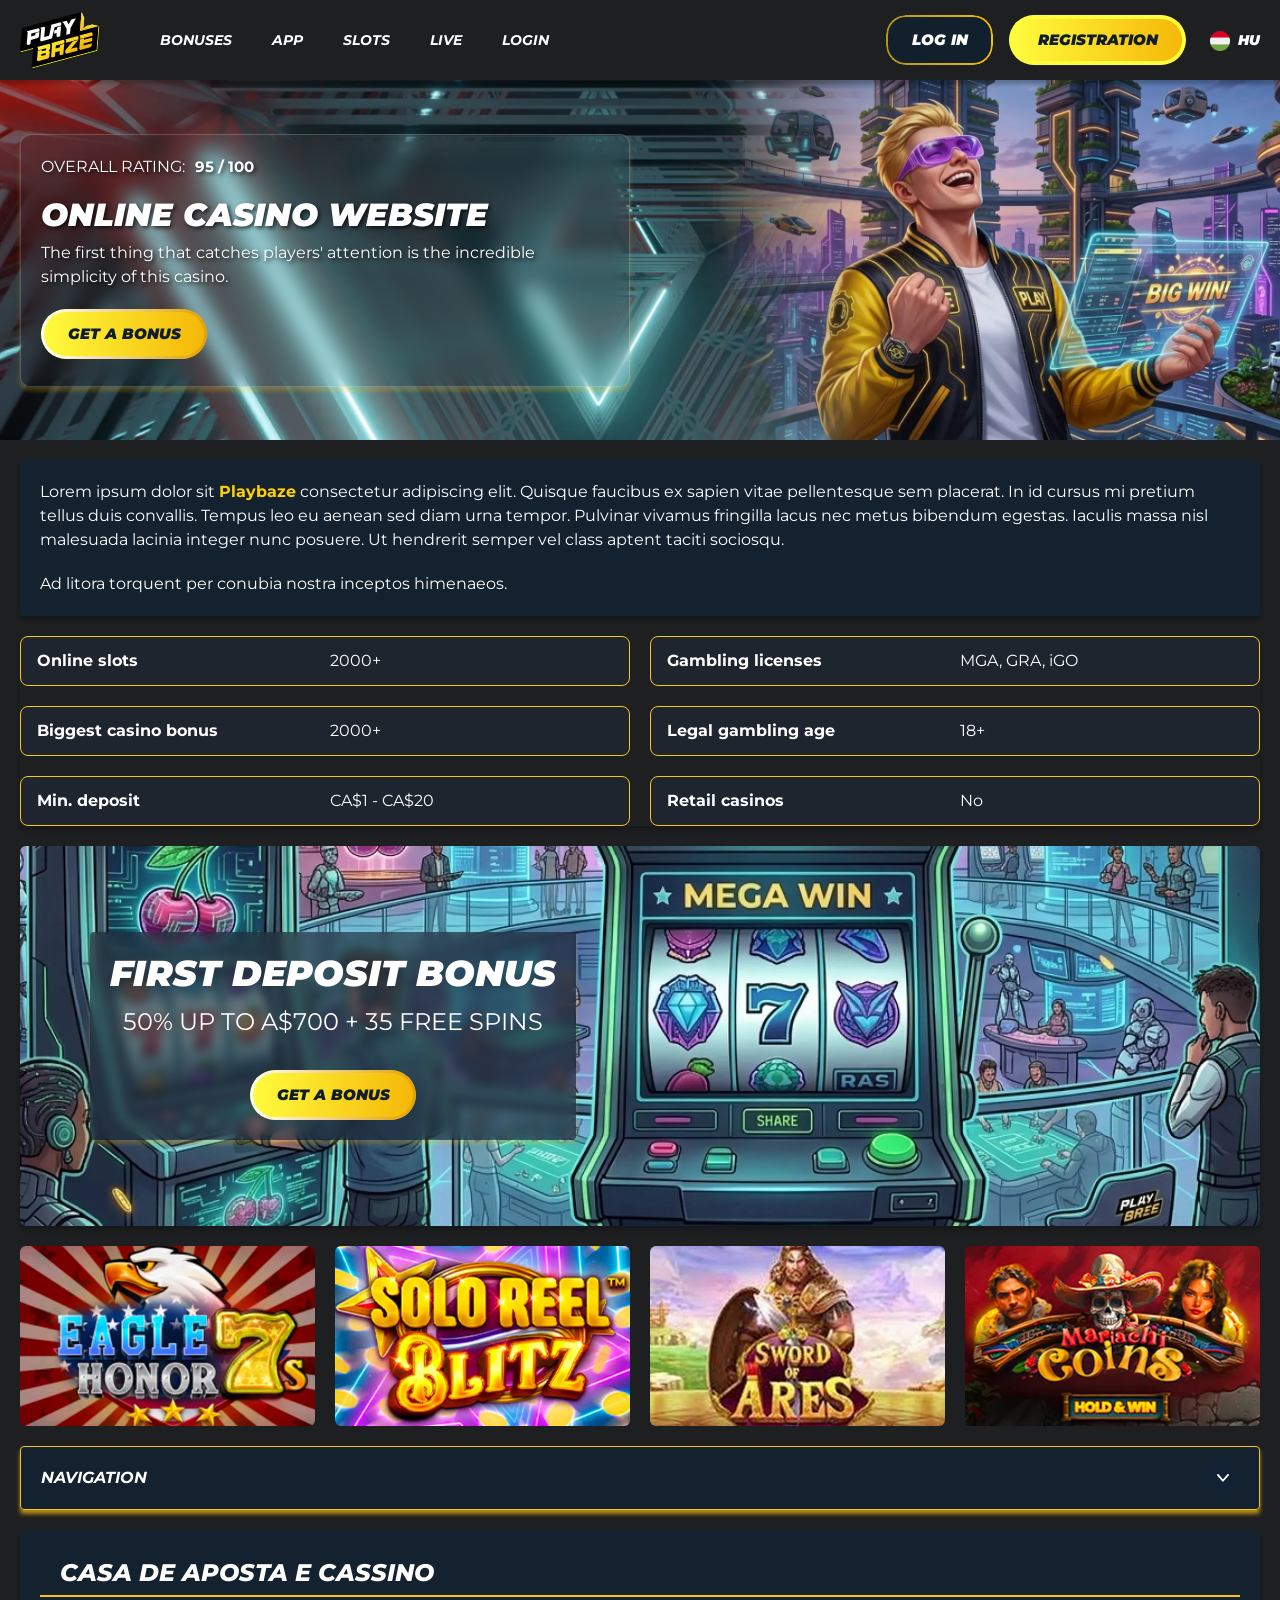
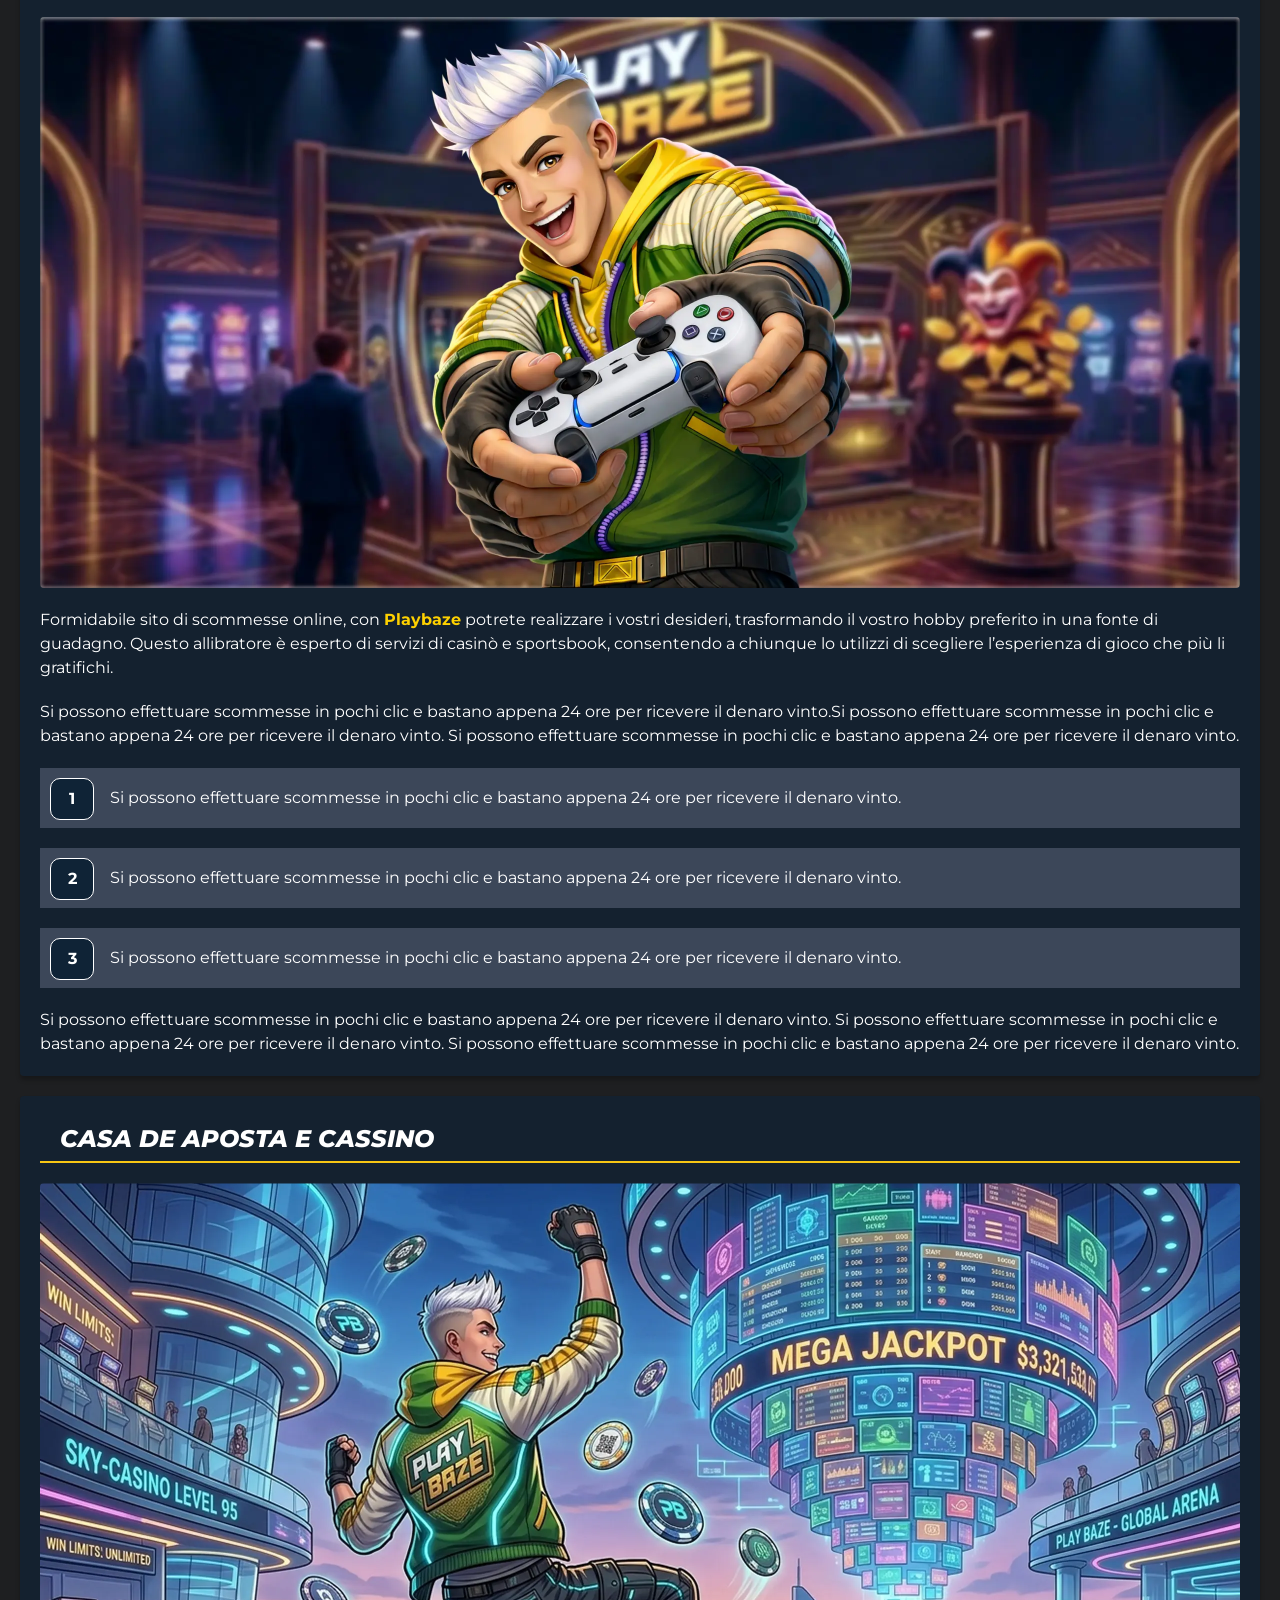
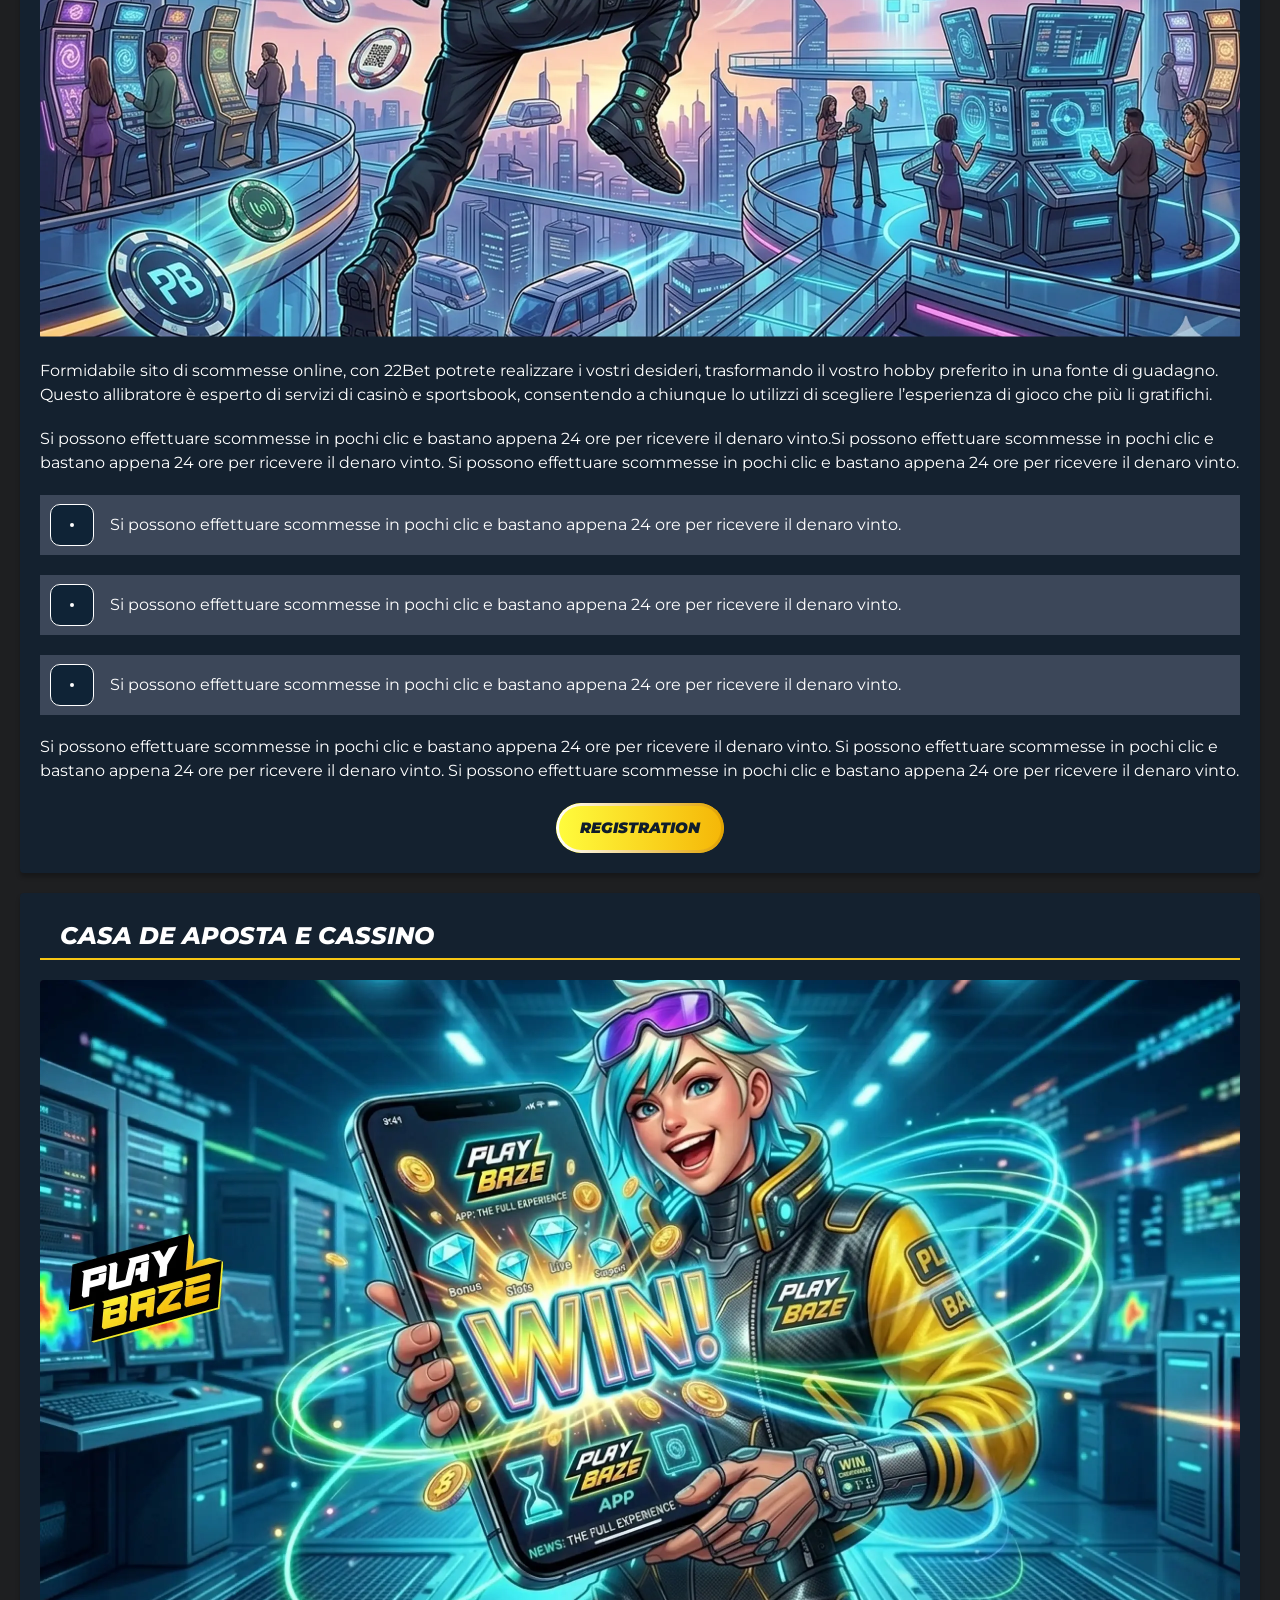
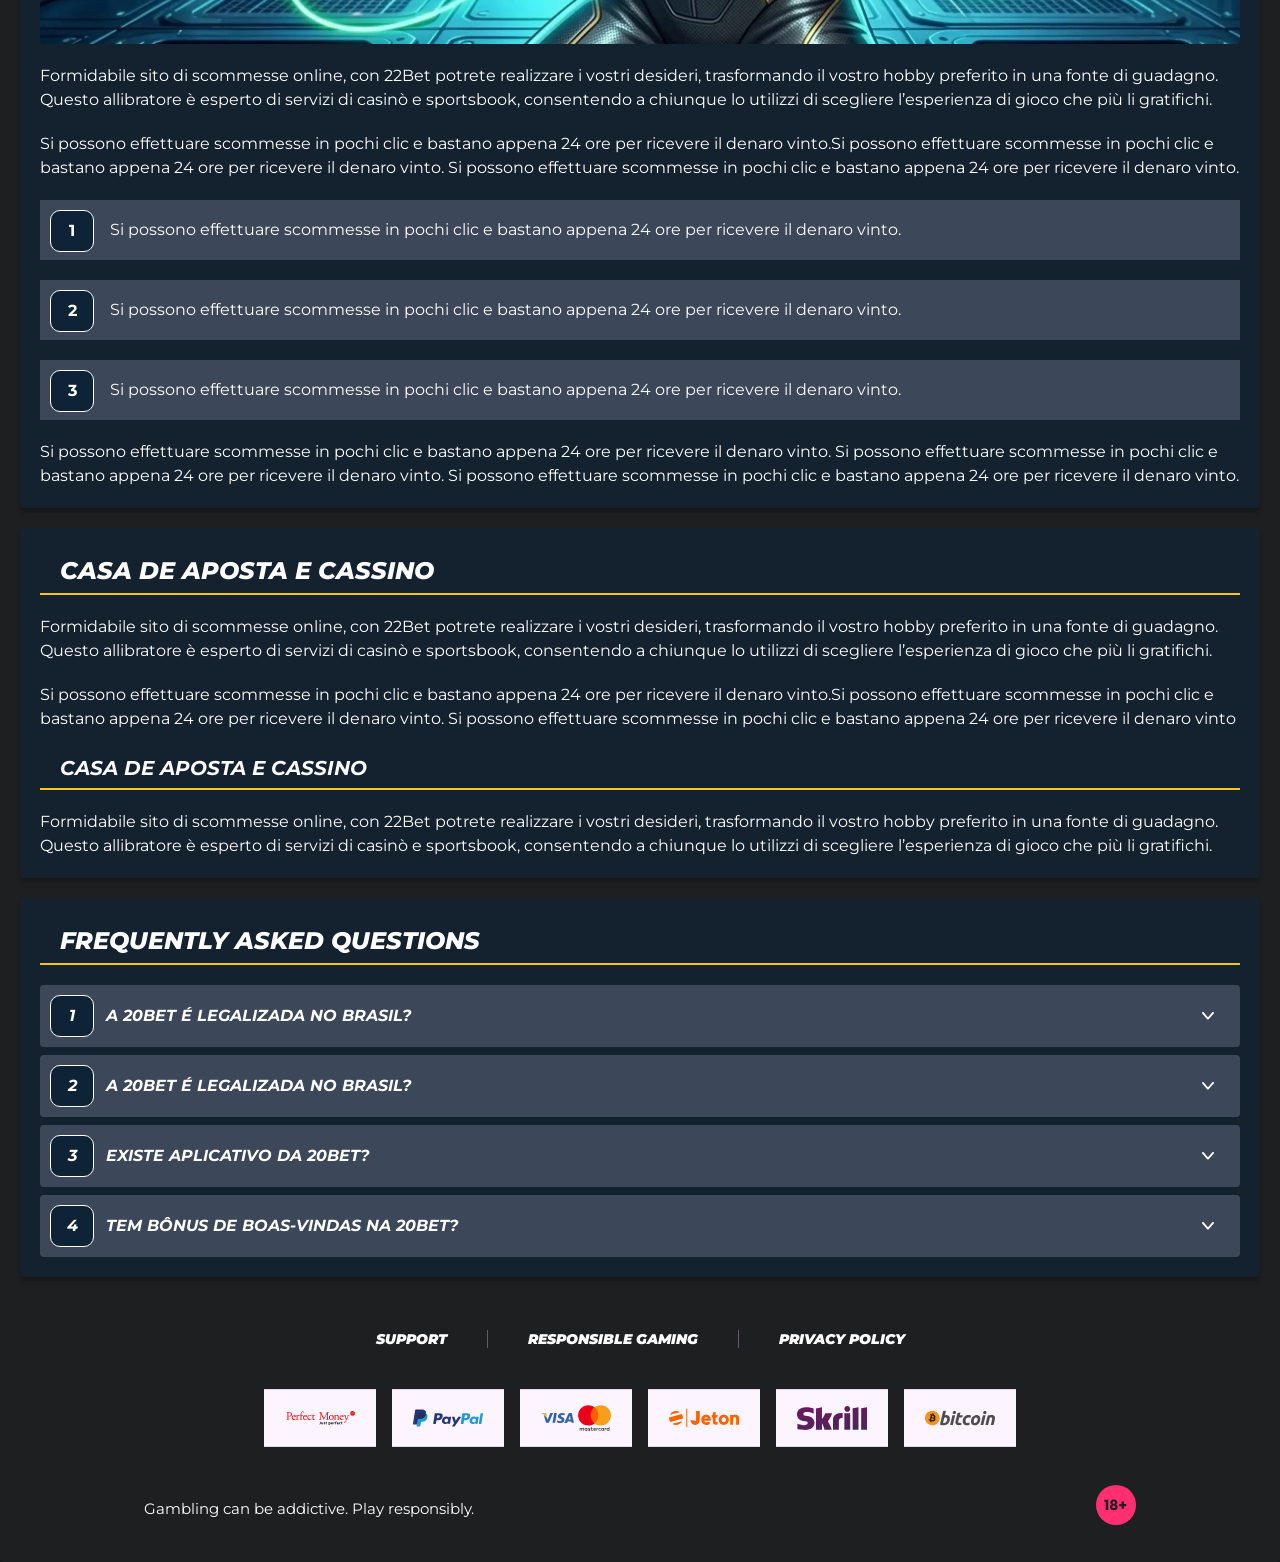
<file: index.html>
<!DOCTYPE html>
<html lang="hu">
  <head>
    <meta charset="UTF-8" />
   
    <meta name="viewport" content="width=device-width, initial-scale=1.0" />
    <title>Playbaze </title>
    <meta name="description" content />
    <meta property="og:site_name" content />
    <meta property="og:title" content />
    <meta property="og:type" content="website" />
    <meta property="og:url" content />
    <meta property="og:image" content />
    <meta property="og:image:alt" content />
    <meta property="og:locale" content="hu" />
    <meta property="og:description" content />
    <link rel="preconnect" href="https://fonts.googleapis.com" />
    <link rel="preconnect" href="https://fonts.gstatic.com" crossorigin="anonymous" />
   <link href="https://fonts.googleapis.com/css2?family=Open+Sans:ital,wght@0,300..800;1,300..800&display=swap" rel="stylesheet">
<!-- <link href="https://fonts.googleapis.com/css?family=Roboto+Condensed&display=swap" rel="stylesheet"> -->
<link href="https://fonts.googleapis.com/css2?family=Montserrat:ital,wght@0,100..900;1,100..900&display=swap" rel="stylesheet">
 <link href="https://fonts.googleapis.com/css2?family=Roboto+Condensed:ital,wght@0,100..900;1,100..900&display=swap" rel="stylesheet"> 
<link rel="stylesheet" href="./css/reset.css" />
    <link rel="stylesheet" href="./css/main.css" />
    <link rel="stylesheet" href="./css/media.css"/>
    <link rel="icon" href="./images/Group.png" type="image/x-icon"/>
    <script
    src="https://code.jquery.com/jquery-3.6.1.min.js"
    integrity="sha256-o88AwQnZB+VDvE9tvIXrMQaPlFFSUTR+nldQm1LuPXQ="
    crossorigin="anonymous"
  ></script>
  </head>
  <body>
    <header class="header">
      <section class="content header__content">
        <a href="./index.html" class="logo header__logo"
          ><img src="./images/logo.svg" alt="logo" title
        /></a>
        <button class="header__btn-menu" >
          <svg width="16px" height="16px" viewBox="0 0 16 16" xmlns="http://www.w3.org/2000/svg">
              <rect y="0" width="16" height="3" rx="1.5"></rect>
              <rect y="6.5" width="16" height="3" rx="1.5"></rect>
              <rect y="13" width="16" height="3" rx="1.5"></rect>
            </svg>
        </button>

          <nav class="menu header__menu">
              <ul class="header__menu-list">
            <li>
              <a href="./bonus.html">
                <span>Bonuses</span>
              </a>
            </li>
            <li>
              <a href="./app.html">
                <span>App</span>
              </a>
            </li>
            <li>
              <a href="./slots.html">
                <span>slots</span>
              </a>
            </li>
            <li>
              <a href="./live.html">
                <span>live</span>
              </a>
            </li>
           <li>
              <a href="./login.html">
                <span>login</span>
              </a>
            </li>
          </ul>
            <div class="header__button header__button-menu " >
              <a href="#" class="button  button__login-menu">Log In</a>
              <a href="#" class="button button__menu">Registration </a>
            </div>
           
          </nav>
            <a href="#" class="button button__login">Log In</a>
            <a href="#" class="button button__singup">Registration </a>
            <!-- <div id="clock" class="header__time">00:00</div> -->
            <a href="" class="header__flag">
                <span><img src="./images/flag.png" alt="flag" title /></span>
                <span>hu</span>
              </a>
      </section>
    </header>
     <main class="main home main-page">
        <section class=" hero hero__page">
           
            <div class="background">
              <img src="./images/main/bg-main.webp" alt="hero" title />
              
            </div>
            <div class="hero__wrapper">
              <div class="hero__data">
                <div class="hero__rating" >
                  <p>Overall Rating:</p>
                 
                  <span >
                    <span >95</span>
                  <span>/</span> 
                  <span >100</span>
                  
                  </span>
                </div>
                <h1 class="title general hero__title">
                 Online Casino Website
                </h1>
                <p class="hero__text">The first thing that catches players' attention is the incredible simplicity of this casino.</p>
                <a href="#" class="button  hero__button">Get a bonus</a>
               
              </div>
             
            </div>
          </section>
      <section class="main__wrap main__wrap-page">
       
       <section class="content__wrapper content__wrapper-page">

         
        
       
          <section class="content article">
            <p>
             Lorem ipsum dolor sit <a href="#">Playbaze</a> consectetur adipiscing elit. Quisque faucibus ex sapien vitae pellentesque sem placerat. In id cursus mi pretium tellus duis convallis. Tempus leo eu aenean sed diam urna tempor. Pulvinar vivamus fringilla lacus nec metus bibendum egestas. Iaculis massa nisl malesuada lacinia integer nunc posuere. Ut hendrerit semper vel class aptent taciti sociosqu.
            </p>
            <p>
             Ad litora torquent per conubia nostra inceptos himenaeos.
            </p>
          </section>
         
            <section class="content features">
           
              <table class="features__table">
               <tbody class="features__group">
                 
                   <tr>
                   <td>Online slots</td>
                   <td>2000+</td>
                  </tr>
                  <tr>
                   <td>Biggest casino bonus</td>
                   <td>2000+</td>
                  </tr>
                  <tr>
                   <td>Min. deposit</td>
                   <td>CA$1 - CA$20</td>
                  </tr>
                  </tbody>
                  <tbody class="features__group">
              
                     <tr>
                     <td>Gambling licenses</td>
                     <td>MGA, GRA, iGO</td>
                   </tr>
                   <tr>
                     <td>Legal gambling age</td>
                     <td>18+</td>
                   </tr>
                   <tr>
                     <td>Retail casinos</td>
                     <td>No</td>
                   </tr>
                
               </tbody>
             </table>
            
         
           </section>  
             <section class="content banner">
            <div class="background banner__background ">
              
              <img src="./images/main/banner-main.webp" alt="banner" title />
              
            </div>
            <div class="banner__info">
                <h2 class="title high banner__title-main">
           first Deposit Bonus
              </h2>
              <p class="banner__subtitle">50% up to A$700 + 35 Free spins</p>
            
            
              <a href="#" class="button banner__button">Get a bonus</a>
            </div>
          </section>
           <section class="content casino">
           
              <ul class="casino__list">
                <li class="casino__item">
                    <div class="casino__wrapper">
                      <img class="casino__img" src="./images/main/card-main1.webp" alt="" title>
                    <div class="casino__hover casino__hover-live">
                        
                        <div class="casino-box">
                            
                        <a href="#" class="button  casino__buttons">Play now</a>
                        </div>
                    </div>
                    </div>
                    
                </li>
                <li class="casino__item">
                  <div class="casino__wrapper">
                    <img class="casino__img" src="./images/main/card-main2.webp" alt="" title>
                <div class="casino__hover casino__hover-live">
                      
                        <div class="casino-box">
                            
                        <a href="#" class="button  casino__buttons">Play now</a>
                        </div>
                    </div>
                  </div>
                 
              </li>
              <li class="casino__item">
                <div class="casino__wrapper">
                  <img class="casino__img" src="./images/main/card-main3.webp" alt="" title>
               <div class="casino__hover casino__hover-live">
                        
                        <div class="casino-box">
                            
                        <a href="#" class="button  casino__buttons">Play now</a>
                        </div>
                    </div>
               
            </li>
             <li class="casino__item">
                <div class="casino__wrapper">
                  <img class="casino__img" src="./images/main/card-main4.webp" alt="" title>
               <div class="casino__hover casino__hover-live">
                        
                        <div class="casino-box">
                            
                        <a href="#" class="button  casino__buttons">Play now</a>
                        </div>
                    </div>
               
            </li>
           
              </ul>
         </section>
              <section class="content menu-review__content">
              

            
                <div class="menu__review-desk menu__review-content">Navigation</div>
                <ul class="menu__review menu__review-list">
                  <li><a href="#">Lorem ipsum dolor sit</a></li>
                    <li><a href="#">Amet consectetur adipiscing</a></li>
                      <li><a href="#">Quisque faucibus ex sapien vitaeno</a></li>
                        <li><a href="#">Ut hendrerit semper</a></li>
                          <li><a href="#">Pulvinar vivamus fringillas</a></li>
                 
                         <li><a href="#">Ad litora torquent per conubia</a></li>
                </ul>
             
          
          </section>
          
        
          <section class="content article">
            <h2 class="title high article__title">Casa de Aposta e Cassino</h2>
             <div class="images">
              <img src="./images/main/image1-main.webp" alt="banner" title />
            </div>
            <p>
             Formidabile sito di scommesse online, con <a href="#">Playbaze</a> potrete realizzare i vostri desideri, trasformando il vostro hobby preferito in una fonte di guadagno. Questo allibratore è esperto di servizi di casinò e sportsbook, consentendo a chiunque lo utilizzi di scegliere l’esperienza di gioco che più li gratifichi.
            </p>
            <p>
             Si possono effettuare scommesse in pochi clic e bastano appena 24 ore per ricevere il denaro vinto.Si possono effettuare scommesse in pochi clic e bastano appena 24 ore per ricevere il denaro vinto. Si possono effettuare scommesse in pochi clic e bastano appena 24 ore per ricevere il denaro vinto.
            </p>
           <ol>
              <li>Si possono effettuare scommesse in pochi clic e bastano appena 24 ore per ricevere il denaro vinto.</li>
              <li>Si possono effettuare scommesse in pochi clic e bastano appena 24 ore per ricevere il denaro vinto.</li>
              <li>Si possono effettuare scommesse in pochi clic e bastano appena 24 ore per ricevere il denaro vinto.</li>
            </ol>
            <p>Si possono effettuare scommesse in pochi clic e bastano appena 24 ore per ricevere il denaro vinto. Si possono effettuare scommesse in pochi clic e bastano appena 24 ore per ricevere il denaro vinto. Si possono effettuare scommesse in pochi clic e bastano appena 24 ore per ricevere il denaro vinto.</p>
          </section>
           <section class="content article">
            <h2 class="title high article__title">Casa de Aposta e Cassino</h2>
             <div class="images">
              <img src="./images/main/image2-main.webp" alt="banner" title />
            </div>
            <p>
             Formidabile sito di scommesse online, con 22Bet potrete realizzare i vostri desideri, trasformando il vostro hobby preferito in una fonte di guadagno. Questo allibratore è esperto di servizi di casinò e sportsbook, consentendo a chiunque lo utilizzi di scegliere l’esperienza di gioco che più li gratifichi.
            </p>
            <p>
             Si possono effettuare scommesse in pochi clic e bastano appena 24 ore per ricevere il denaro vinto.Si possono effettuare scommesse in pochi clic e bastano appena 24 ore per ricevere il denaro vinto. Si possono effettuare scommesse in pochi clic e bastano appena 24 ore per ricevere il denaro vinto.
            </p>
           <ul>
              <li>Si possono effettuare scommesse in pochi clic e bastano appena 24 ore per ricevere il denaro vinto.</li>
              <li>Si possono effettuare scommesse in pochi clic e bastano appena 24 ore per ricevere il denaro vinto.</li>
              <li>Si possono effettuare scommesse in pochi clic e bastano appena 24 ore per ricevere il denaro vinto.</li>
            </ul>
            <p>Si possono effettuare scommesse in pochi clic e bastano appena 24 ore per ricevere il denaro vinto. Si possono effettuare scommesse in pochi clic e bastano appena 24 ore per ricevere il denaro vinto. Si possono effettuare scommesse in pochi clic e bastano appena 24 ore per ricevere il denaro vinto.</p>
         <a href="#" class="button">Registration</a>
          </section>
           <section class="content article">
            <h2 class="title high article__title">Casa de Aposta e Cassino</h2>
             <div class="images">
              <img src="./images/main/image3-main.webp" alt="banner" title />
            </div>
            <p>
             Formidabile sito di scommesse online, con 22Bet potrete realizzare i vostri desideri, trasformando il vostro hobby preferito in una fonte di guadagno. Questo allibratore è esperto di servizi di casinò e sportsbook, consentendo a chiunque lo utilizzi di scegliere l’esperienza di gioco che più li gratifichi.
            </p>
            <p>
             Si possono effettuare scommesse in pochi clic e bastano appena 24 ore per ricevere il denaro vinto.Si possono effettuare scommesse in pochi clic e bastano appena 24 ore per ricevere il denaro vinto. Si possono effettuare scommesse in pochi clic e bastano appena 24 ore per ricevere il denaro vinto.
            </p>
           <ol>
              <li>Si possono effettuare scommesse in pochi clic e bastano appena 24 ore per ricevere il denaro vinto.</li>
              <li>Si possono effettuare scommesse in pochi clic e bastano appena 24 ore per ricevere il denaro vinto.</li>
              <li>Si possono effettuare scommesse in pochi clic e bastano appena 24 ore per ricevere il denaro vinto.</li>
            </ol>
            <p>Si possono effettuare scommesse in pochi clic e bastano appena 24 ore per ricevere il denaro vinto. Si possono effettuare scommesse in pochi clic e bastano appena 24 ore per ricevere il denaro vinto. Si possono effettuare scommesse in pochi clic e bastano appena 24 ore per ricevere il denaro vinto.</p>
          </section>
           <section class="content article">
            <h2 class="title high article__title">Casa de Aposta e Cassino</h2>
            <p>Formidabile sito di scommesse online, con 22Bet potrete realizzare i vostri desideri, trasformando il vostro hobby preferito in una fonte di guadagno. Questo allibratore è esperto di servizi di casinò e sportsbook, consentendo a chiunque lo utilizzi di scegliere l’esperienza di gioco che più li gratifichi.</p>
            <p>Si possono effettuare scommesse in pochi clic e bastano appena 24 ore per ricevere il denaro vinto.Si possono effettuare scommesse in pochi clic e bastano appena 24 ore per ricevere il denaro vinto. Si possono effettuare scommesse in pochi clic e bastano appena 24 ore per ricevere il denaro vinto</p>
            <h3>Casa de Aposta e Cassino</h3>
            <p>Formidabile sito di scommesse online, con 22Bet potrete realizzare i vostri desideri, trasformando il vostro hobby preferito in una fonte di guadagno. Questo allibratore è esperto di servizi di casinò e sportsbook, consentendo a chiunque lo utilizzi di scegliere l’esperienza di gioco che più li gratifichi.</p>
           </section>

          <section class="content faq">
            <h2 class="title high faq__title">Frequently Asked Questions</h2>
            <ul class="faq__list " >
              <li class="faq__item"  >
                <h3 class="title medium faq__subtitle js-button-expander js-button-expander--faq"  >A 20Bet é legalizada no Brasil?
                 </h3>
                <div  class="faq__answer js-expand-content js-expand-content--faq" >
                  <p  >
                    Sim, a casa de apostas tem licença emitida por Curaçao, que é reconhecida no Brasil e a permite atuar por aqui.
                  </p>
                </div>
              </li>
              <li class="faq__item"  >
                <h3 class="title medium faq__subtitle js-button-expander js-button-expander--faq"  >A 20Bet é legalizada no Brasil?</h3>
                <div class="faq__answer js-expand-content js-expand-content--faq" >
                  <p  >
                    Sim, a casa de apostas tem licença emitida por Curaçao, que é reconhecida no Brasil e a permite atuar por aqui.
                  </p>
                </div>
              </li> 
              <li class="faq__item"  >
                <h3 class="title medium faq__subtitle js-button-expander js-button-expander--faq"  >Existe aplicativo da 20Bet?</h3>
                <div class="faq__answer js-expand-content js-expand-content--faq" >
                  <p  >
                   Sim, disponível para sistemas operacionais iOS e Android.
                  </p>
                </div>
              </li> 
              <li class="faq__item"  >
                <h3 class="title medium faq__subtitle js-button-expander js-button-expander--faq"  >Tem bônus de boas-vindas na 20Bet?</h3>
                <div class="faq__answer js-expand-content js-expand-content--faq" >
                  <p  >
                   O pacote especial para novos usuários da 20Bet paga 100% sobre o primeiro depósito, com limite de 600 BRL.
                  </p>
                </div>
              </li> 
             
            </ul>
          </section>
          
        </section> 
      
        <div class=""  onclick="scrollToTop()">
          <button class="main__arrow" id="scrollToTopBtn"></button>
        </div> 
        
      </section>
    </main> 
     <footer class=" footer ">
      <section class="content footer__content">
        <ul class="footer__menu">
        
         <li><a href="./support.html">Support</a></li>
         <li><a href="./responsible.html">Responsible Gaming</a></li>
         <li><a href="./policy.html">Privacy Policy</a></li>
        
        </ul>
       
          <ul class="footer__cards-list">
           
            <li>
              <a href="#"
                ><img src="./images/footer-img1.svg" alt="cardvisa" title
              /></a>
            </li>
             <li>
              <a href="#"
                ><img src="./images/footer-img2.svg" alt="cardvisa" title
              /></a>
            </li>
              <li>
              <a href="#"
                ><img src="./images/footer-img3.svg" alt="cardvisa" title
              /></a>
            </li>
              <li>
              <a href="#"
                ><img src="./images/footer-img4.svg" alt="cardvisa" title
              /></a>
            </li>
              <li>
              <a href="#"
                ><img src="./images/footer-img5.svg" alt="cardvisa" title
              /></a>
            </li>
              <li>
              <a href="#"
                ><img src="./images/footer-img6.svg" alt="cardvisa" title
              /></a>
            </li>
           
          </ul>
       
        <div class="footer__wrapp">
          <div class="footer__text">
           
            <p>Gambling can be addictive. Play responsibly. 
</p>
           
          </div>
          <div class="footer__age">
            <img src="./images/age.svg" alt="age" title />
          </div>
        </div>
      
      </section>
    </footer>
    <script src="./js/arrowUp.js" defer></script>
    <script src="./js/sidebar.js" defer></script>
    <script src="./js/expander.js" defer></script>
    <script src="./js/mobile-menu.js" defer></script>
    <!-- <script src="./js/clock.js" defer></script> -->
  </body>
</html>
</file>
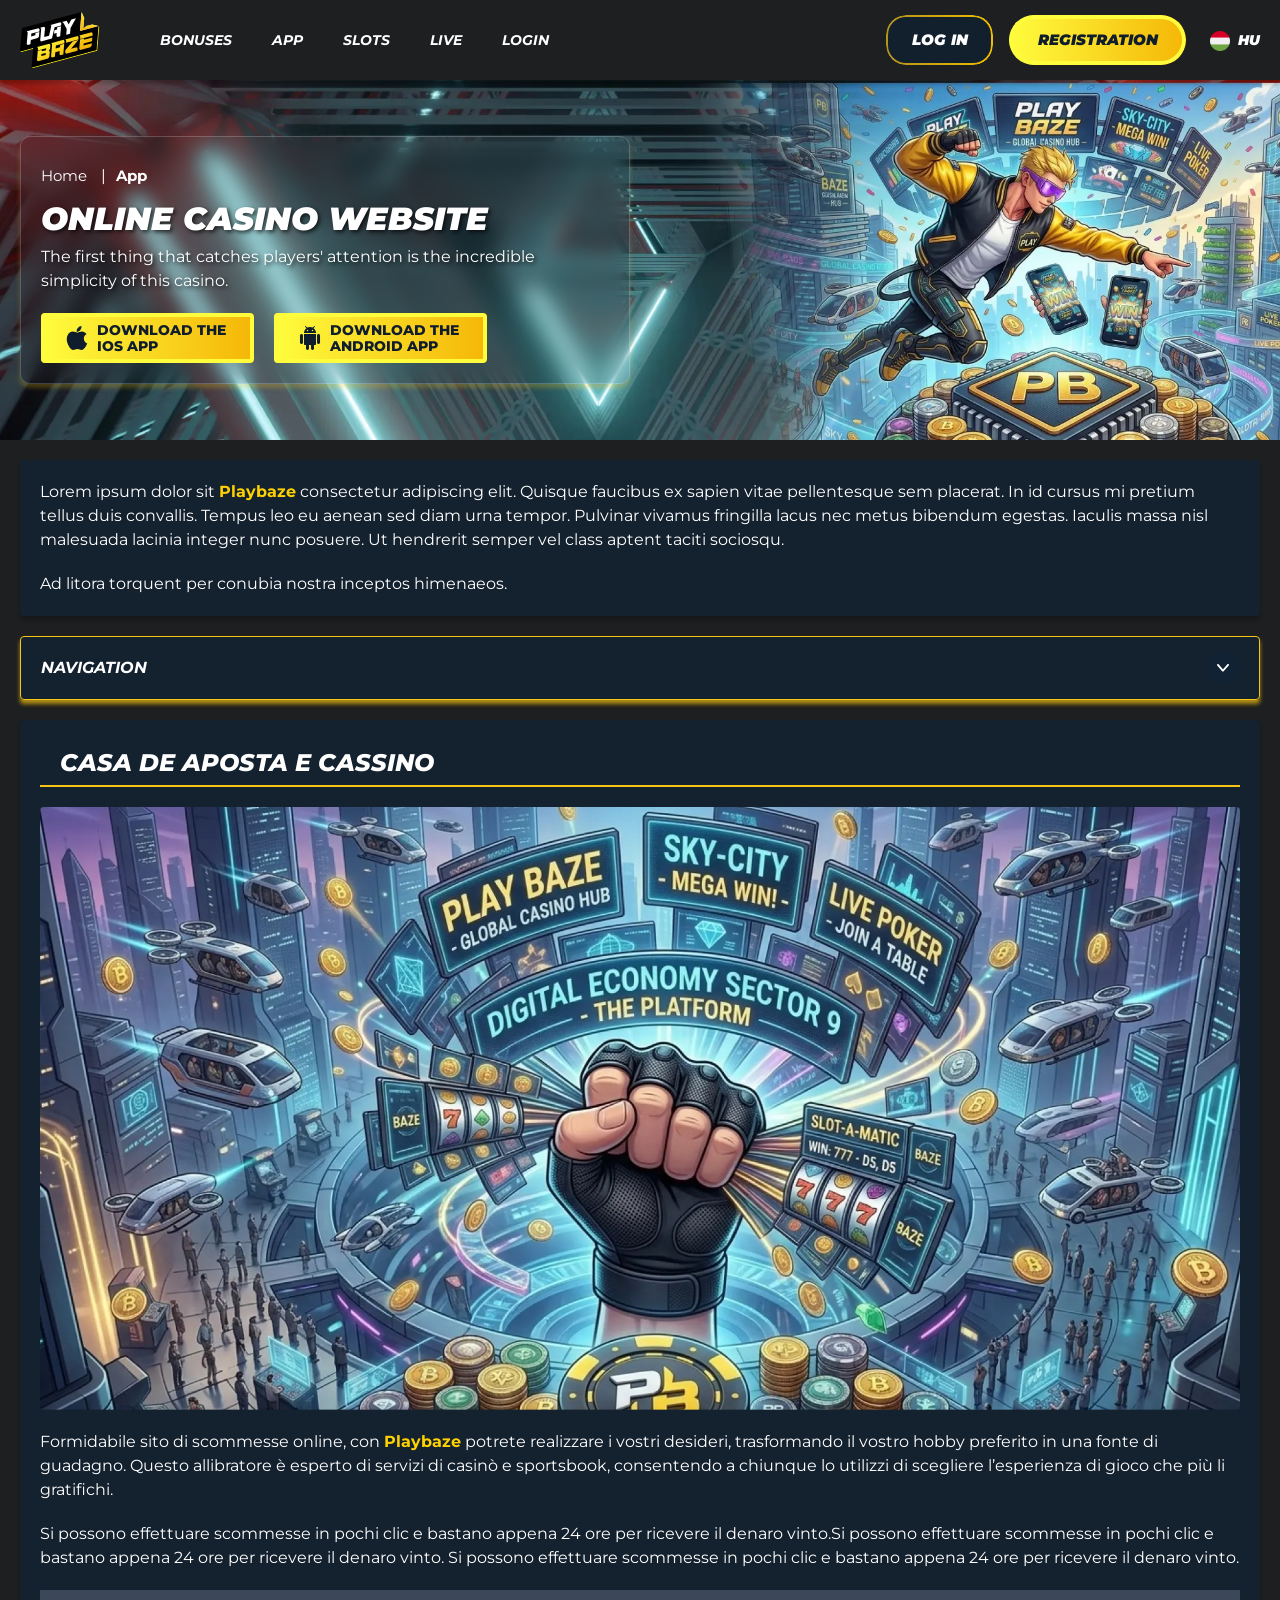
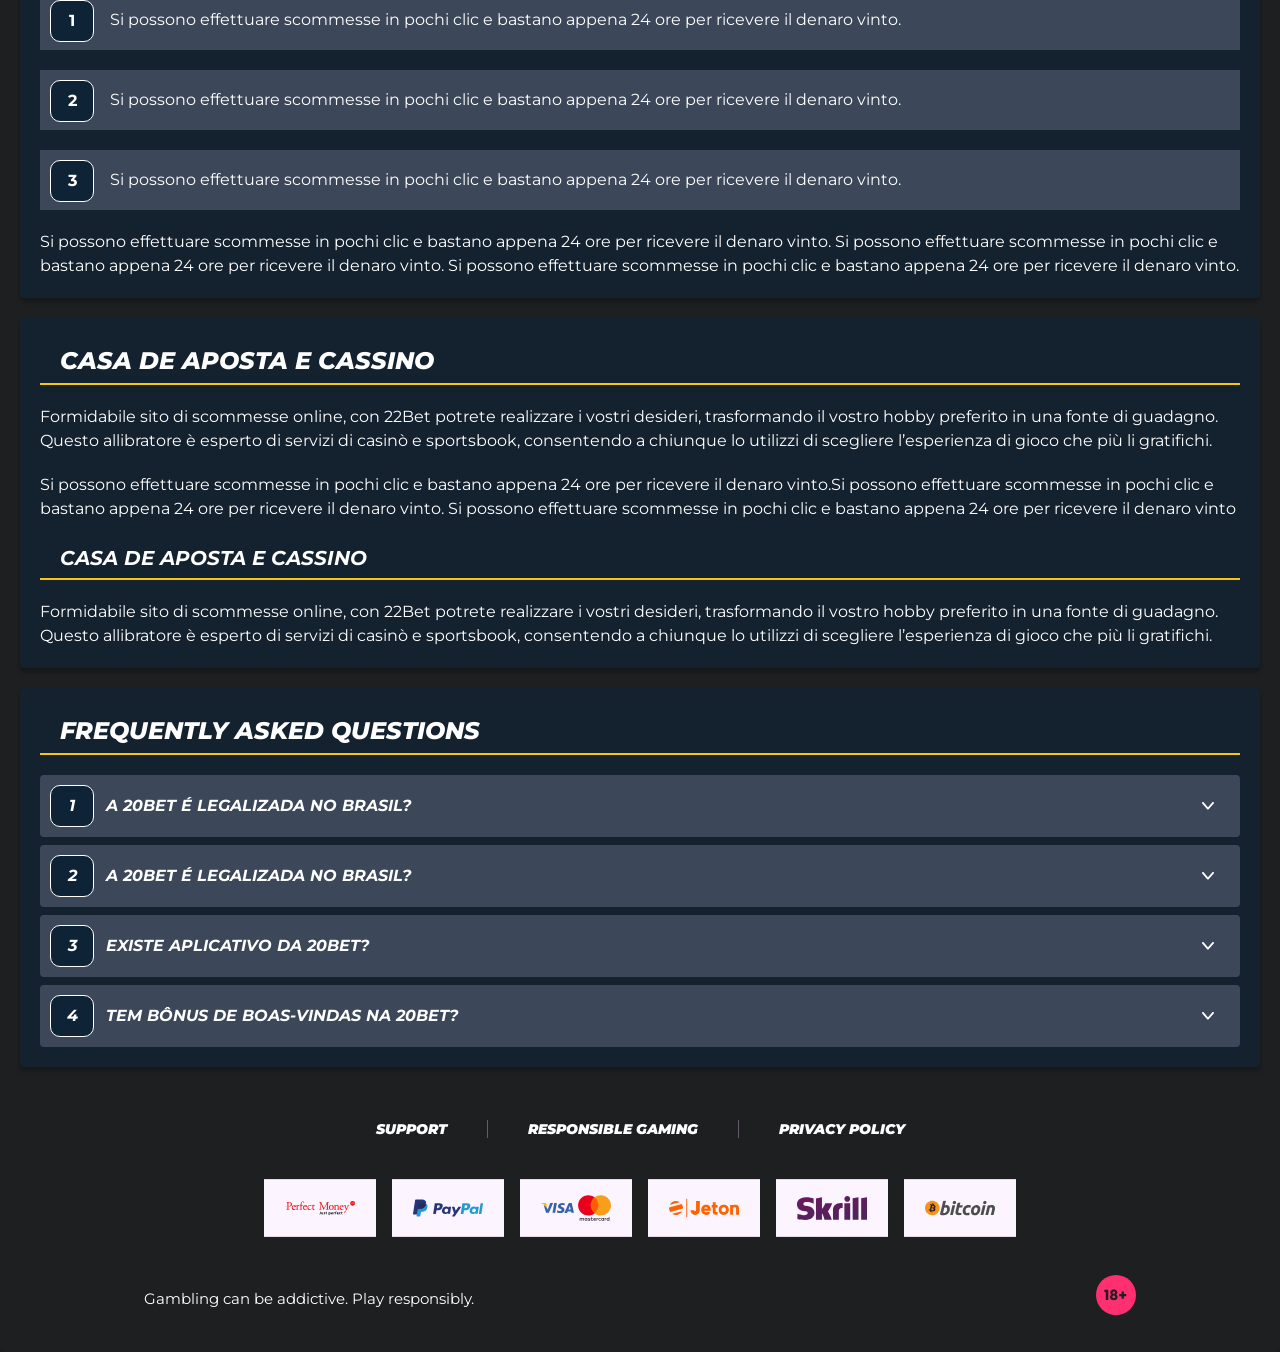
<file: app.html>
<!DOCTYPE html>
<html lang="hu">
  <head>
    <meta charset="UTF-8" />
   
    <meta name="viewport" content="width=device-width, initial-scale=1.0" />
    <title>Playbaze</title>
    <meta name="description" content />
    <meta property="og:site_name" content />
    <meta property="og:title" content />
    <meta property="og:type" content="website" />
    <meta property="og:url" content />
    <meta property="og:image" content />
    <meta property="og:image:alt" content />
    <meta property="og:locale" content="hu" />
    <meta property="og:description" content />
    <link rel="preconnect" href="https://fonts.googleapis.com" />
    <link rel="preconnect" href="https://fonts.gstatic.com" crossorigin="anonymous" />
   <link href="https://fonts.googleapis.com/css2?family=Open+Sans:ital,wght@0,300..800;1,300..800&display=swap" rel="stylesheet">
<link href="https://fonts.googleapis.com/css2?family=Roboto+Condensed:ital,wght@0,100..900;1,100..900&display=swap" rel="stylesheet"> 

<link href="https://fonts.googleapis.com/css2?family=Montserrat:ital,wght@0,100..900;1,100..900&display=swap" rel="stylesheet">
   <link rel="stylesheet" href="./css/reset.css" />
    <link rel="stylesheet" href="./css/main.css" />
    <link rel="stylesheet" href="./css/media.css"/>
    <link rel="icon" href="./images/Group.png" type="image/x-icon"/>
    <script
    src="https://code.jquery.com/jquery-3.6.1.min.js"
    integrity="sha256-o88AwQnZB+VDvE9tvIXrMQaPlFFSUTR+nldQm1LuPXQ="
    crossorigin="anonymous"
  ></script>
  </head>
  <body>
     <header class="header">
      <section class="content header__content">
        <a href="./index.html" class="logo header__logo"
          ><img src="./images/logo.svg" alt="logo" title
        /></a>
        <button class="header__btn-menu" >
          <svg width="16px" height="16px" viewBox="0 0 16 16" xmlns="http://www.w3.org/2000/svg">
              <rect y="0" width="16" height="3" rx="1.5"></rect>
              <rect y="6.5" width="16" height="3" rx="1.5"></rect>
              <rect y="13" width="16" height="3" rx="1.5"></rect>
            </svg>
        </button>

          <nav class="menu header__menu">
              <ul class="header__menu-list">
            <li>
              <a href="./bonus.html">
                <span>Bonuses</span>
              </a>
            </li>
            <li>
              <a href="./app.html">
                <span>App</span>
              </a>
            </li>
            <li>
              <a href="./slots.html">
                <span>slots</span>
              </a>
            </li>
            <li>
              <a href="./live.html">
                <span>live</span>
              </a>
            </li>
           <li>
              <a href="./login.html">
                <span>login</span>
              </a>
            </li>
          </ul>
            <div class="header__button header__button-menu " >
              <a href="#" class="button  button__login-menu">Log In</a>
              <a href="#" class="button button__menu">Registration </a>
            </div>
           
          </nav>
            <a href="#" class="button button__login">Log In</a>
            <a href="#" class="button button__singup">Registration </a>
            <!-- <div id="clock" class="header__time">00:00</div> -->
            <a href="" class="header__flag">
                <span><img src="./images/flag.png" alt="flag" title /></span>
                <span>hu</span>
              </a>
      </section>
    </header>
     <main class="main home main-page">
        <section class=" hero hero__page hero__page-app">
           
            <div class="background ">
              <img src="./images/app/bg-app.webp" alt="hero" title />
              
            </div>
            <div class="hero__wrapper hero__wrapper-page">
              <div class="hero__data hero__data-app">
                <ul
                class="breadcrumbs "
                
              >
                <li
                  
                >
                  <a href="#" >
                    <span >Home</span></a
                  >
                 
                </li>
                <li
                  
                >
                  <a href="#" > <span >App</span></a>
                 
                </li>
              </ul>
                <h1 class="title general hero__title">
                  Online Casino Website
                </h1>
                 <p class="hero__text">The first thing that catches players' attention is the incredible simplicity of this casino.</p>
               
              <div class="banner__content banner__content-app">
             
                  <a href="#" class="banner__btn banner__btn-app">
                    <img src="./images/app/apple.svg" alt="icon" title>
                   Download the</br>

 IOS app
                  </a>
                  <a href="#" class="banner__btn banner__btn-android"
                    > <img src="./images/app/android.svg" alt="icon" title>Download the</br>
android app</a
                  >
                </div>
              </div>
             
            </div>
          </section>
      <section class="main__wrap main__wrap-page">
       
       <section class="content__wrapper content__wrapper-page">

         
        
       
          <section class="content article">
            <p>
             Lorem ipsum dolor sit <a href="#">Playbaze</a> consectetur adipiscing elit. Quisque faucibus ex sapien vitae pellentesque sem placerat. In id cursus mi pretium tellus duis convallis. Tempus leo eu aenean sed diam urna tempor. Pulvinar vivamus fringilla lacus nec metus bibendum egestas. Iaculis massa nisl malesuada lacinia integer nunc posuere. Ut hendrerit semper vel class aptent taciti sociosqu.
            </p>
            <p>
             Ad litora torquent per conubia nostra inceptos himenaeos.
            </p>
          </section>
         
            <section class="content menu-review__content">
              

            
                <div class="menu__review-desk menu__review-content">Navigation</div>
                <ul class="menu__review menu__review-list">
                  <li><a href="#">Lorem ipsum dolor sit</a></li>
                    <li><a href="#">Amet consectetur adipiscing</a></li>
                      <li><a href="#">Quisque faucibus ex sapien vitaeno</a></li>
                        <li><a href="#">Ut hendrerit semper</a></li>
                          <li><a href="#">Pulvinar vivamus fringillas</a></li>
                 
                         <li><a href="#">Ad litora torquent per conubia</a></li>
                </ul>
             
          
          </section>
          
        
          <section class="content article">
            <h2 class="title high article__title">Casa de Aposta e Cassino</h2>
             <div class="images">
              <img src="./images/app/image1-app.webp" alt="banner" title />
            </div>
            <p>
             Formidabile sito di scommesse online, con <a href="#">Playbaze</a> potrete realizzare i vostri desideri, trasformando il vostro hobby preferito in una fonte di guadagno. Questo allibratore è esperto di servizi di casinò e sportsbook, consentendo a chiunque lo utilizzi di scegliere l’esperienza di gioco che più li gratifichi.
            </p>
            <p>
             Si possono effettuare scommesse in pochi clic e bastano appena 24 ore per ricevere il denaro vinto.Si possono effettuare scommesse in pochi clic e bastano appena 24 ore per ricevere il denaro vinto. Si possono effettuare scommesse in pochi clic e bastano appena 24 ore per ricevere il denaro vinto.
            </p>
           <ol>
              <li>Si possono effettuare scommesse in pochi clic e bastano appena 24 ore per ricevere il denaro vinto.</li>
              <li>Si possono effettuare scommesse in pochi clic e bastano appena 24 ore per ricevere il denaro vinto.</li>
              <li>Si possono effettuare scommesse in pochi clic e bastano appena 24 ore per ricevere il denaro vinto.</li>
            </ol>
            <p>Si possono effettuare scommesse in pochi clic e bastano appena 24 ore per ricevere il denaro vinto. Si possono effettuare scommesse in pochi clic e bastano appena 24 ore per ricevere il denaro vinto. Si possono effettuare scommesse in pochi clic e bastano appena 24 ore per ricevere il denaro vinto.</p>
          </section>
         
         
           <section class="content article">
            <h2 class="title high article__title">Casa de Aposta e Cassino</h2>
            <p>Formidabile sito di scommesse online, con 22Bet potrete realizzare i vostri desideri, trasformando il vostro hobby preferito in una fonte di guadagno. Questo allibratore è esperto di servizi di casinò e sportsbook, consentendo a chiunque lo utilizzi di scegliere l’esperienza di gioco che più li gratifichi.</p>
            <p>Si possono effettuare scommesse in pochi clic e bastano appena 24 ore per ricevere il denaro vinto.Si possono effettuare scommesse in pochi clic e bastano appena 24 ore per ricevere il denaro vinto. Si possono effettuare scommesse in pochi clic e bastano appena 24 ore per ricevere il denaro vinto</p>
            <h3>Casa de Aposta e Cassino</h3>
            <p>Formidabile sito di scommesse online, con 22Bet potrete realizzare i vostri desideri, trasformando il vostro hobby preferito in una fonte di guadagno. Questo allibratore è esperto di servizi di casinò e sportsbook, consentendo a chiunque lo utilizzi di scegliere l’esperienza di gioco che più li gratifichi.</p>
           </section>

          <section class="content faq">
            <h2 class="title high faq__title">Frequently Asked Questions</h2>
            <ul class="faq__list " >
              <li class="faq__item"  >
                <h3 class="title medium faq__subtitle js-button-expander js-button-expander--faq"  >A 20Bet é legalizada no Brasil?
                 </h3>
                <div  class="faq__answer js-expand-content js-expand-content--faq" >
                  <p  >
                    Sim, a casa de apostas tem licença emitida por Curaçao, que é reconhecida no Brasil e a permite atuar por aqui.
                  </p>
                </div>
              </li>
              <li class="faq__item"  >
                <h3 class="title medium faq__subtitle js-button-expander js-button-expander--faq"  >A 20Bet é legalizada no Brasil?</h3>
                <div class="faq__answer js-expand-content js-expand-content--faq" >
                  <p  >
                    Sim, a casa de apostas tem licença emitida por Curaçao, que é reconhecida no Brasil e a permite atuar por aqui.
                  </p>
                </div>
              </li> 
              <li class="faq__item"  >
                <h3 class="title medium faq__subtitle js-button-expander js-button-expander--faq"  >Existe aplicativo da 20Bet?</h3>
                <div class="faq__answer js-expand-content js-expand-content--faq" >
                  <p  >
                   Sim, disponível para sistemas operacionais iOS e Android.
                  </p>
                </div>
              </li> 
              <li class="faq__item"  >
                <h3 class="title medium faq__subtitle js-button-expander js-button-expander--faq"  >Tem bônus de boas-vindas na 20Bet?</h3>
                <div class="faq__answer js-expand-content js-expand-content--faq" >
                  <p  >
                   O pacote especial para novos usuários da 20Bet paga 100% sobre o primeiro depósito, com limite de 600 BRL.
                  </p>
                </div>
              </li> 
             
            </ul>
          </section>
          
        </section> 
      
        <div class=""  onclick="scrollToTop()">
          <button class="main__arrow" id="scrollToTopBtn"></button>
        </div> 
        
      </section>
    </main> 
  <footer class=" footer ">
      <section class="content footer__content">
        <ul class="footer__menu">
        
         <li><a href="./support.html">Support</a></li>
         <li><a href="./responsible.html">Responsible Gaming</a></li>
         <li><a href="./policy.html">Privacy Policy</a></li>
        
        </ul>
       
          <ul class="footer__cards-list">
           
            <li>
              <a href="#"
                ><img src="./images/footer-img1.svg" alt="cardvisa" title
              /></a>
            </li>
             <li>
              <a href="#"
                ><img src="./images/footer-img2.svg" alt="cardvisa" title
              /></a>
            </li>
              <li>
              <a href="#"
                ><img src="./images/footer-img3.svg" alt="cardvisa" title
              /></a>
            </li>
              <li>
              <a href="#"
                ><img src="./images/footer-img4.svg" alt="cardvisa" title
              /></a>
            </li>
              <li>
              <a href="#"
                ><img src="./images/footer-img5.svg" alt="cardvisa" title
              /></a>
            </li>
              <li>
              <a href="#"
                ><img src="./images/footer-img6.svg" alt="cardvisa" title
              /></a>
            </li>
           
          </ul>
       
        <div class="footer__wrapp">
          <div class="footer__text">
           
            <p>Gambling can be addictive. Play responsibly. 
</p>
           
          </div>
          <div class="footer__age">
            <img src="./images/age.svg" alt="age" title />
          </div>
        </div>
      
      </section>
    </footer>
    <script src="./js/arrowUp.js" defer></script>
    <script src="./js/sidebar.js" defer></script>
    <script src="./js/expander.js" defer></script>
    <script src="./js/mobile-menu.js" defer></script>
    <!-- <script src="./js/clock.js" defer></script> -->
  </body>
</html>
</file>
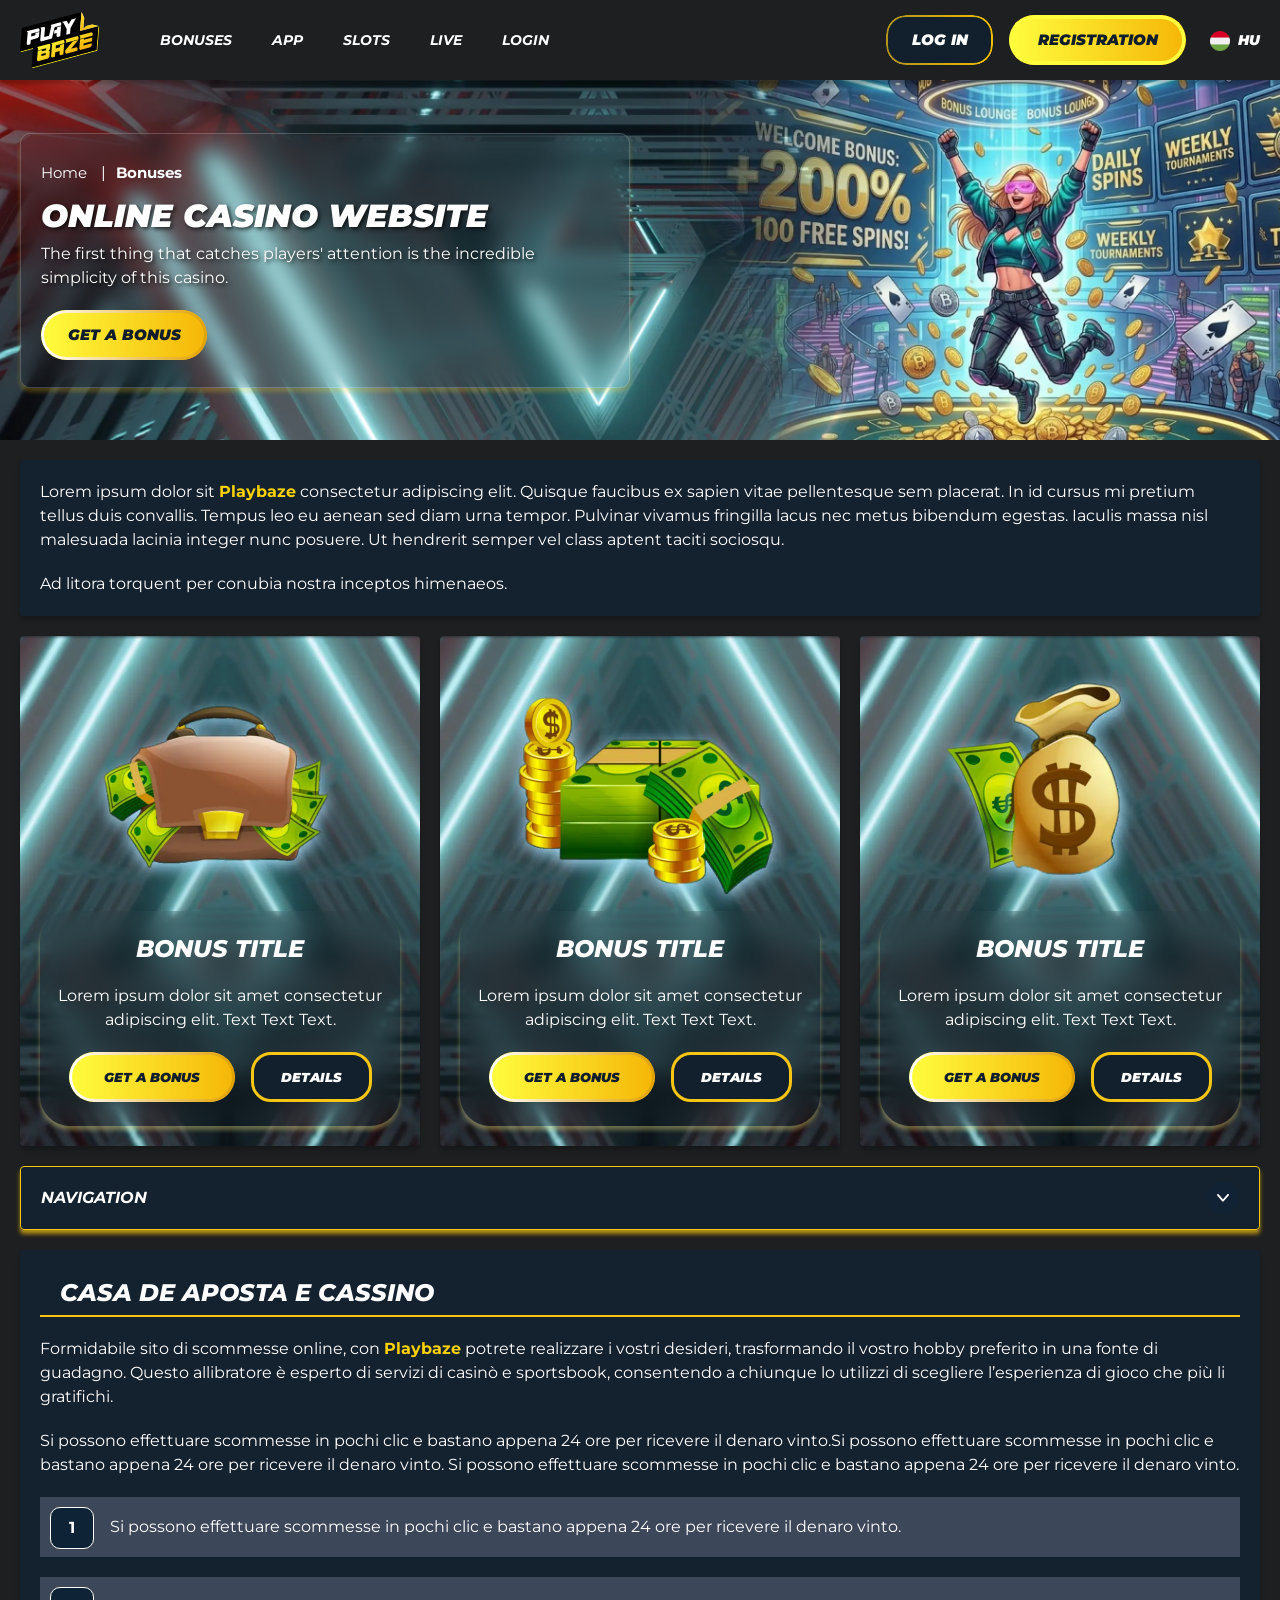
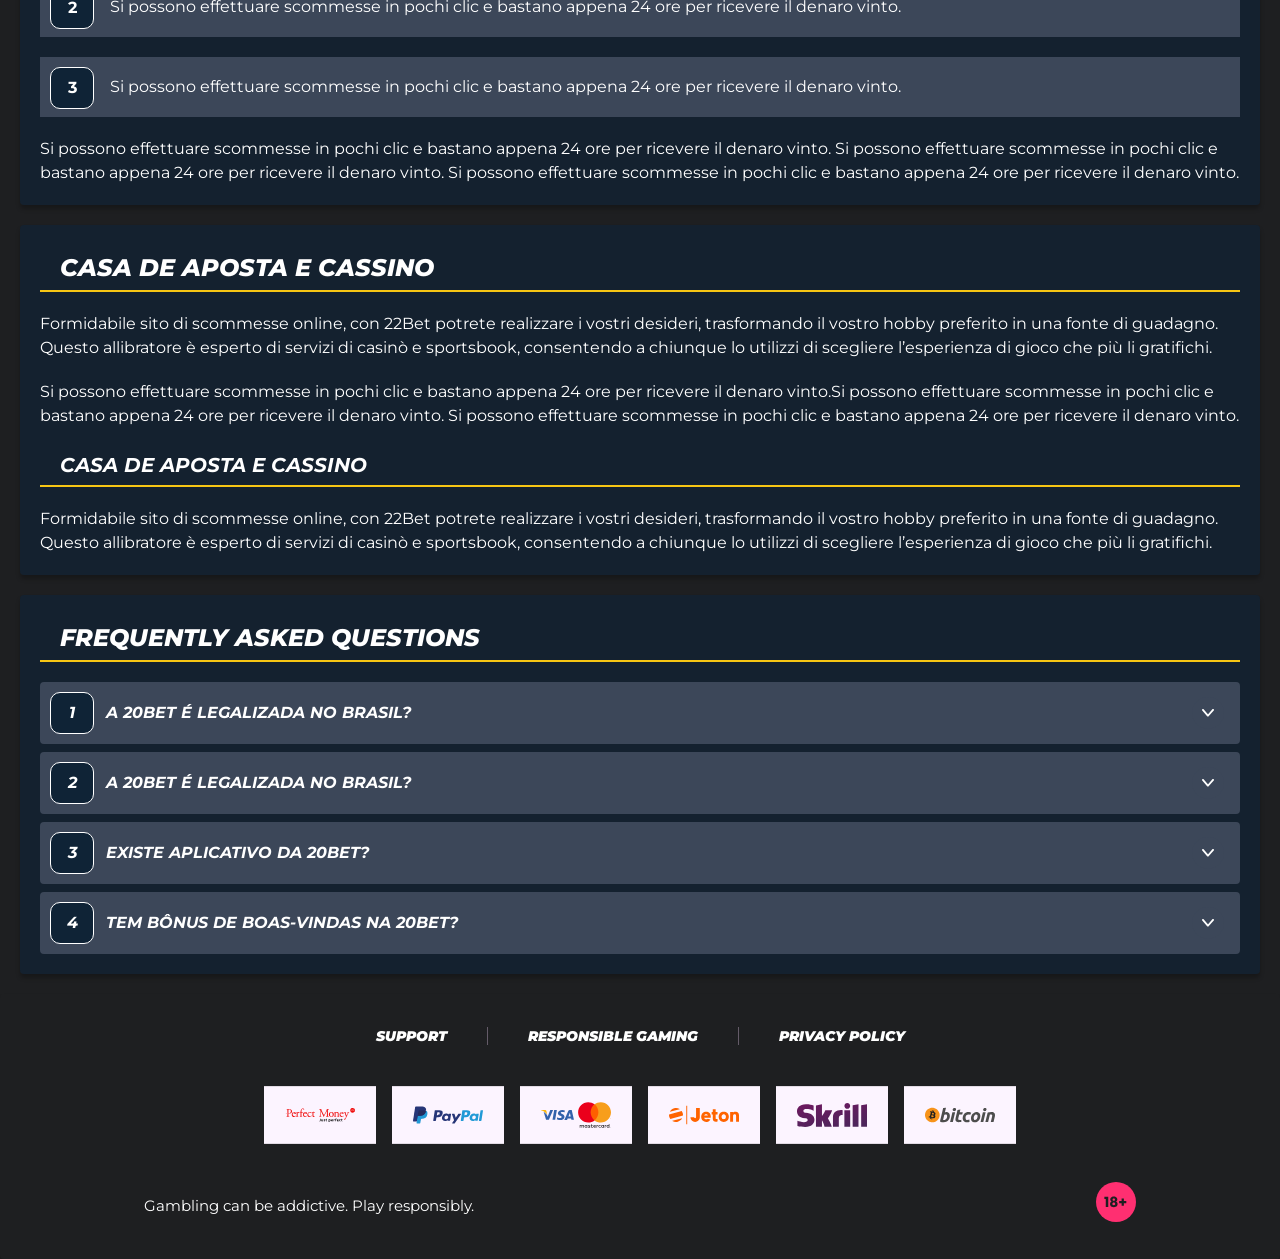
<file: bonus.html>
<!DOCTYPE html>
<html lang="hu">
  <head>
    <meta charset="UTF-8" />
   
    <meta name="viewport" content="width=device-width, initial-scale=1.0" />
    <title>Playbaze </title>
    <meta name="description" content />
    <meta property="og:site_name" content />
    <meta property="og:title" content />
    <meta property="og:type" content="website" />
    <meta property="og:url" content />
    <meta property="og:image" content />
    <meta property="og:image:alt" content />
    <meta property="og:locale" content="hu" />
    <meta property="og:description" content />
    <link rel="preconnect" href="https://fonts.googleapis.com" />
    <link rel="preconnect" href="https://fonts.gstatic.com" crossorigin="anonymous" />
    
   <link href="https://fonts.googleapis.com/css2?family=Open+Sans:ital,wght@0,300..800;1,300..800&display=swap" rel="stylesheet">
 <link href="https://fonts.googleapis.com/css2?family=Roboto+Condensed:ital,wght@0,100..900;1,100..900&display=swap" rel="stylesheet"> 

<link href="https://fonts.googleapis.com/css2?family=Montserrat:ital,wght@0,100..900;1,100..900&display=swap" rel="stylesheet">
    <link rel="stylesheet" href="./css/reset.css" />
    <link rel="stylesheet" href="./css/main.css" />
    <link rel="stylesheet" href="./css/media.css"/>
    <link rel="icon" href="./images/Group.png" type="image/x-icon"/>
    <script
    src="https://code.jquery.com/jquery-3.6.1.min.js"
    integrity="sha256-o88AwQnZB+VDvE9tvIXrMQaPlFFSUTR+nldQm1LuPXQ="
    crossorigin="anonymous"
  ></script>
  </head>
  <body>
   <header class="header">
      <section class="content header__content">
        <a href="./index.html" class="logo header__logo"
          ><img src="./images/logo.svg" alt="logo" title
        /></a>
        <button class="header__btn-menu" >
          <svg width="16px" height="16px" viewBox="0 0 16 16" xmlns="http://www.w3.org/2000/svg">
              <rect y="0" width="16" height="3" rx="1.5"></rect>
              <rect y="6.5" width="16" height="3" rx="1.5"></rect>
              <rect y="13" width="16" height="3" rx="1.5"></rect>
            </svg>
        </button>

          <nav class="menu header__menu">
              <ul class="header__menu-list">
            <li>
              <a href="./bonus.html">
                <span>Bonuses</span>
              </a>
            </li>
            <li>
              <a href="./app.html">
                <span>App</span>
              </a>
            </li>
            <li>
              <a href="./slots.html">
                <span>slots</span>
              </a>
            </li>
            <li>
              <a href="./live.html">
                <span>live</span>
              </a>
            </li>
           <li>
              <a href="./login.html">
                <span>login</span>
              </a>
            </li>
          </ul>
            <div class="header__button header__button-menu " >
              <a href="#" class="button  button__login-menu">Log In</a>
              <a href="#" class="button button__menu">Registration </a>
            </div>
           
          </nav>
            <a href="#" class="button button__login">Log In</a>
            <a href="#" class="button button__singup">Registration </a>
            <!-- <div id="clock" class="header__time">00:00</div> -->
            <a href="" class="header__flag">
                <span><img src="./images/flag.png" alt="flag" title /></span>
                <span>hu</span>
              </a>
      </section>
    </header>
     <main class="main home main-page">
        <section class=" hero hero__page">
           
            <div class="background ">
              <img src="./images/bonus/bg-bonus.webp" alt="hero" title />
              
            </div>
            <div class="hero__wrapper hero__wrapper-page">
              <div class="hero__data hero__data-bonus">
                <ul
                class="breadcrumbs "
                
              >
                <li
                  
                >
                  <a href="#" >
                    <span >Home</span></a
                  >
                 
                </li>
                <li
                  
                >
                  <a href="#" > <span >Bonuses</span></a>
                 
                </li>
              </ul>
                <h1 class="title general hero__title">
                  Online Casino Website
                </h1>
                 <p class="hero__text">The first thing that catches players' attention is the incredible simplicity of this casino.</p>
               
                <a href="#" class="button  hero__button ">Get a bonus</a>
               
              </div>
             
            </div>
          </section>
      <section class="main__wrap main__wrap-page">
       
       <section class="content__wrapper content__wrapper-page">
        <section class="content article">
            <p>
             Lorem ipsum dolor sit <a href="#">Playbaze</a> consectetur adipiscing elit. Quisque faucibus ex sapien vitae pellentesque sem placerat. In id cursus mi pretium tellus duis convallis. Tempus leo eu aenean sed diam urna tempor. Pulvinar vivamus fringilla lacus nec metus bibendum egestas. Iaculis massa nisl malesuada lacinia integer nunc posuere. Ut hendrerit semper vel class aptent taciti sociosqu.
            </p>
            <p>
             Ad litora torquent per conubia nostra inceptos himenaeos.
            </p>
          </section>
              <section class="content bonuses">
            <ul class="bonuses__list">
               <li class="  bonuses__item">
                 
                 <div class="images__wrap">
                   <div class="background bonuses__img">
                     <img src="./images/bonus/banner-bonus1.webp" alt="" title="">
                  </div>
                  <div class="bonuses__desc">
                     <div class="wrap">
                        
                        <h2 class="title high bonuses__title">Bonus Title </h2>
                        <div class="bonuses__text">
                          <p>
                            Lorem ipsum dolor sit amet consectetur adipiscing elit. Text Text Text.
                          </p>
                           </div>
                        
                     </div>
                     <div class="bonuses__buttons">
                      <a href="#" class="button bonuses__button">Get a Bonus</a>
                      <a href="#" class="button bonuses__button">Details</a>
                   </div>
                  </div>
                 </div>
                  
               </li>
               <li class="bonuses__item">
                 <div class="images__wrap">
                  <div class="background bonuses__img">
                     <img src="./images/bonus/banner-bonus2.webp" alt="" title="">
                      
                  </div>
                  <div class="bonuses__desc">
                     <div class="wrap">
                       
                        <h2 class="title high bonuses__title">Bonus Title </h2>
                        <div class="bonuses__text">
                             <p>
                            Lorem ipsum dolor sit amet consectetur adipiscing elit. Text Text Text.
                          </p>
                     </div>
                     <div class="bonuses__buttons">
                      <a href="#" class="button bonuses__button">Get a Bonus</a>
                      <a href="#" class="button bonuses__button">Details</a>
                   </div>
                  </div>
                 </div>
               </li>
               <li class="bonuses__item">
                <div class="images__wrap">
                  <div class="background bonuses__img">
                     <img src="./images/bonus/banner-bonus3.webp" alt="" title="">
                  </div>
                  <div class="bonuses__desc">
                     <div class="wrap">
                        
                        <h2 class="title high bonuses__title">Bonus Title </h2>
                        <div class="bonuses__text">
                          <p>
                            Lorem ipsum dolor sit amet consectetur adipiscing elit. Text Text Text.
                          </p>
                          </div>
                       
                     </div>
                     <div class="bonuses__buttons">
                      <a href="#" class="button bonuses__button">Get a Bonus</a>
                      <a href="#" class="button bonuses__button">Details</a>
                   </div>
                  </div>
                </div>
               </li>
             
            </ul>
         </section>
          <section class="content menu-review__content">
              

            
                <div class="menu__review-desk menu__review-content">Navigation</div>
                <ul class="menu__review menu__review-list">
                  <li><a href="#">Lorem ipsum dolor sit</a></li>
                    <li><a href="#">Amet consectetur adipiscing</a></li>
                      <li><a href="#">Quisque faucibus ex sapien vitaeno</a></li>
                        <li><a href="#">Ut hendrerit semper</a></li>
                          <li><a href="#">Pulvinar vivamus fringillas</a></li>
                 
                         <li><a href="#">Ad litora torquent per conubia</a></li>
                </ul>
             
          
          </section>
         
         <section class="content article">
            <h2 class="title high article__title">Casa de Aposta e Cassino</h2>
            
            <p>
             Formidabile sito di scommesse online, con <a href="#">Playbaze</a> potrete realizzare i vostri desideri, trasformando il vostro hobby preferito in una fonte di guadagno. Questo allibratore è esperto di servizi di casinò e sportsbook, consentendo a chiunque lo utilizzi di scegliere l’esperienza di gioco che più li gratifichi.
            </p>
            <p>
             Si possono effettuare scommesse in pochi clic e bastano appena 24 ore per ricevere il denaro vinto.Si possono effettuare scommesse in pochi clic e bastano appena 24 ore per ricevere il denaro vinto. Si possono effettuare scommesse in pochi clic e bastano appena 24 ore per ricevere il denaro vinto.
            </p>
           <ol>
              <li>Si possono effettuare scommesse in pochi clic e bastano appena 24 ore per ricevere il denaro vinto.</li>
              <li>Si possono effettuare scommesse in pochi clic e bastano appena 24 ore per ricevere il denaro vinto.</li>
              <li>Si possono effettuare scommesse in pochi clic e bastano appena 24 ore per ricevere il denaro vinto.</li>
            </ol>
            <p>Si possono effettuare scommesse in pochi clic e bastano appena 24 ore per ricevere il denaro vinto. Si possono effettuare scommesse in pochi clic e bastano appena 24 ore per ricevere il denaro vinto. Si possono effettuare scommesse in pochi clic e bastano appena 24 ore per ricevere il denaro vinto.</p>
          </section>
           <section class="content article">
            <h2 class="title high article__title">Casa de Aposta e Cassino</h2>
            
            <p>
             Formidabile sito di scommesse online, con 22Bet potrete realizzare i vostri desideri, trasformando il vostro hobby preferito in una fonte di guadagno. Questo allibratore è esperto di servizi di casinò e sportsbook, consentendo a chiunque lo utilizzi di scegliere l’esperienza di gioco che più li gratifichi.
            </p>
            <p>
             Si possono effettuare scommesse in pochi clic e bastano appena 24 ore per ricevere il denaro vinto.Si possono effettuare scommesse in pochi clic e bastano appena 24 ore per ricevere il denaro vinto. Si possono effettuare scommesse in pochi clic e bastano appena 24 ore per ricevere il denaro vinto.
            </p>
          
            <h3>Casa de Aposta e Cassino</h3>
            <p>Formidabile sito di scommesse online, con 22Bet potrete realizzare i vostri desideri, trasformando il vostro hobby preferito in una fonte di guadagno. Questo allibratore è esperto di servizi di casinò e sportsbook, consentendo a chiunque lo utilizzi di scegliere l’esperienza di gioco che più li gratifichi.</p>
          </section>
        
           <section class="content faq">
            <h2 class="title high faq__title">Frequently Asked Questions</h2>
            <ul class="faq__list " >
              <li class="faq__item"  >
                <h3 class="title medium faq__subtitle js-button-expander js-button-expander--faq"  >A 20Bet é legalizada no Brasil?
                 </h3>
                <div  class="faq__answer js-expand-content js-expand-content--faq" >
                  <p  >
                    Sim, a casa de apostas tem licença emitida por Curaçao, que é reconhecida no Brasil e a permite atuar por aqui.
                  </p>
                </div>
              </li>
              <li class="faq__item"  >
                <h3 class="title medium faq__subtitle js-button-expander js-button-expander--faq"  >A 20Bet é legalizada no Brasil?</h3>
                <div class="faq__answer js-expand-content js-expand-content--faq" >
                  <p  >
                    Sim, a casa de apostas tem licença emitida por Curaçao, que é reconhecida no Brasil e a permite atuar por aqui.
                  </p>
                </div>
              </li> 
              <li class="faq__item"  >
                <h3 class="title medium faq__subtitle js-button-expander js-button-expander--faq"  >Existe aplicativo da 20Bet?</h3>
                <div class="faq__answer js-expand-content js-expand-content--faq" >
                  <p  >
                   Sim, disponível para sistemas operacionais iOS e Android.
                  </p>
                </div>
              </li> 
              <li class="faq__item"  >
                <h3 class="title medium faq__subtitle js-button-expander js-button-expander--faq"  >Tem bônus de boas-vindas na 20Bet?</h3>
                <div class="faq__answer js-expand-content js-expand-content--faq" >
                  <p  >
                   O pacote especial para novos usuários da 20Bet paga 100% sobre o primeiro depósito, com limite de 600 BRL.
                  </p>
                </div>
              </li> 
             
            </ul>
          </section>
          
        </section> 
        
        <div class=""  onclick="scrollToTop()">
          <button class="main__arrow" id="scrollToTopBtn"></button>
        </div> 
        
      </section>
    </main> 
      <footer class=" footer ">
      <section class="content footer__content">
        <ul class="footer__menu">
        
         <li><a href="./support.html">Support</a></li>
         <li><a href="./responsible.html">Responsible Gaming</a></li>
         <li><a href="./policy.html">Privacy Policy</a></li>
        
        </ul>
       
          <ul class="footer__cards-list">
           
            <li>
              <a href="#"
                ><img src="./images/footer-img1.svg" alt="cardvisa" title
              /></a>
            </li>
             <li>
              <a href="#"
                ><img src="./images/footer-img2.svg" alt="cardvisa" title
              /></a>
            </li>
              <li>
              <a href="#"
                ><img src="./images/footer-img3.svg" alt="cardvisa" title
              /></a>
            </li>
              <li>
              <a href="#"
                ><img src="./images/footer-img4.svg" alt="cardvisa" title
              /></a>
            </li>
              <li>
              <a href="#"
                ><img src="./images/footer-img5.svg" alt="cardvisa" title
              /></a>
            </li>
              <li>
              <a href="#"
                ><img src="./images/footer-img6.svg" alt="cardvisa" title
              /></a>
            </li>
           
          </ul>
       
        <div class="footer__wrapp">
          <div class="footer__text">
           
            <p>Gambling can be addictive. Play responsibly. 
</p>
           
          </div>
          <div class="footer__age">
            <img src="./images/age.svg" alt="age" title />
          </div>
        </div>
      
      </section>
    </footer>
    <script src="./js/sidebar.js" defer></script>
    <script src="./js/expander.js" defer></script>
    <script src="./js/mobile-menu.js" defer></script>
    <!-- <script src="./js/clock.js" defer></script> -->
       <script src="./js/arrowUp.js" defer></script>
  </body>
</html>
</file>
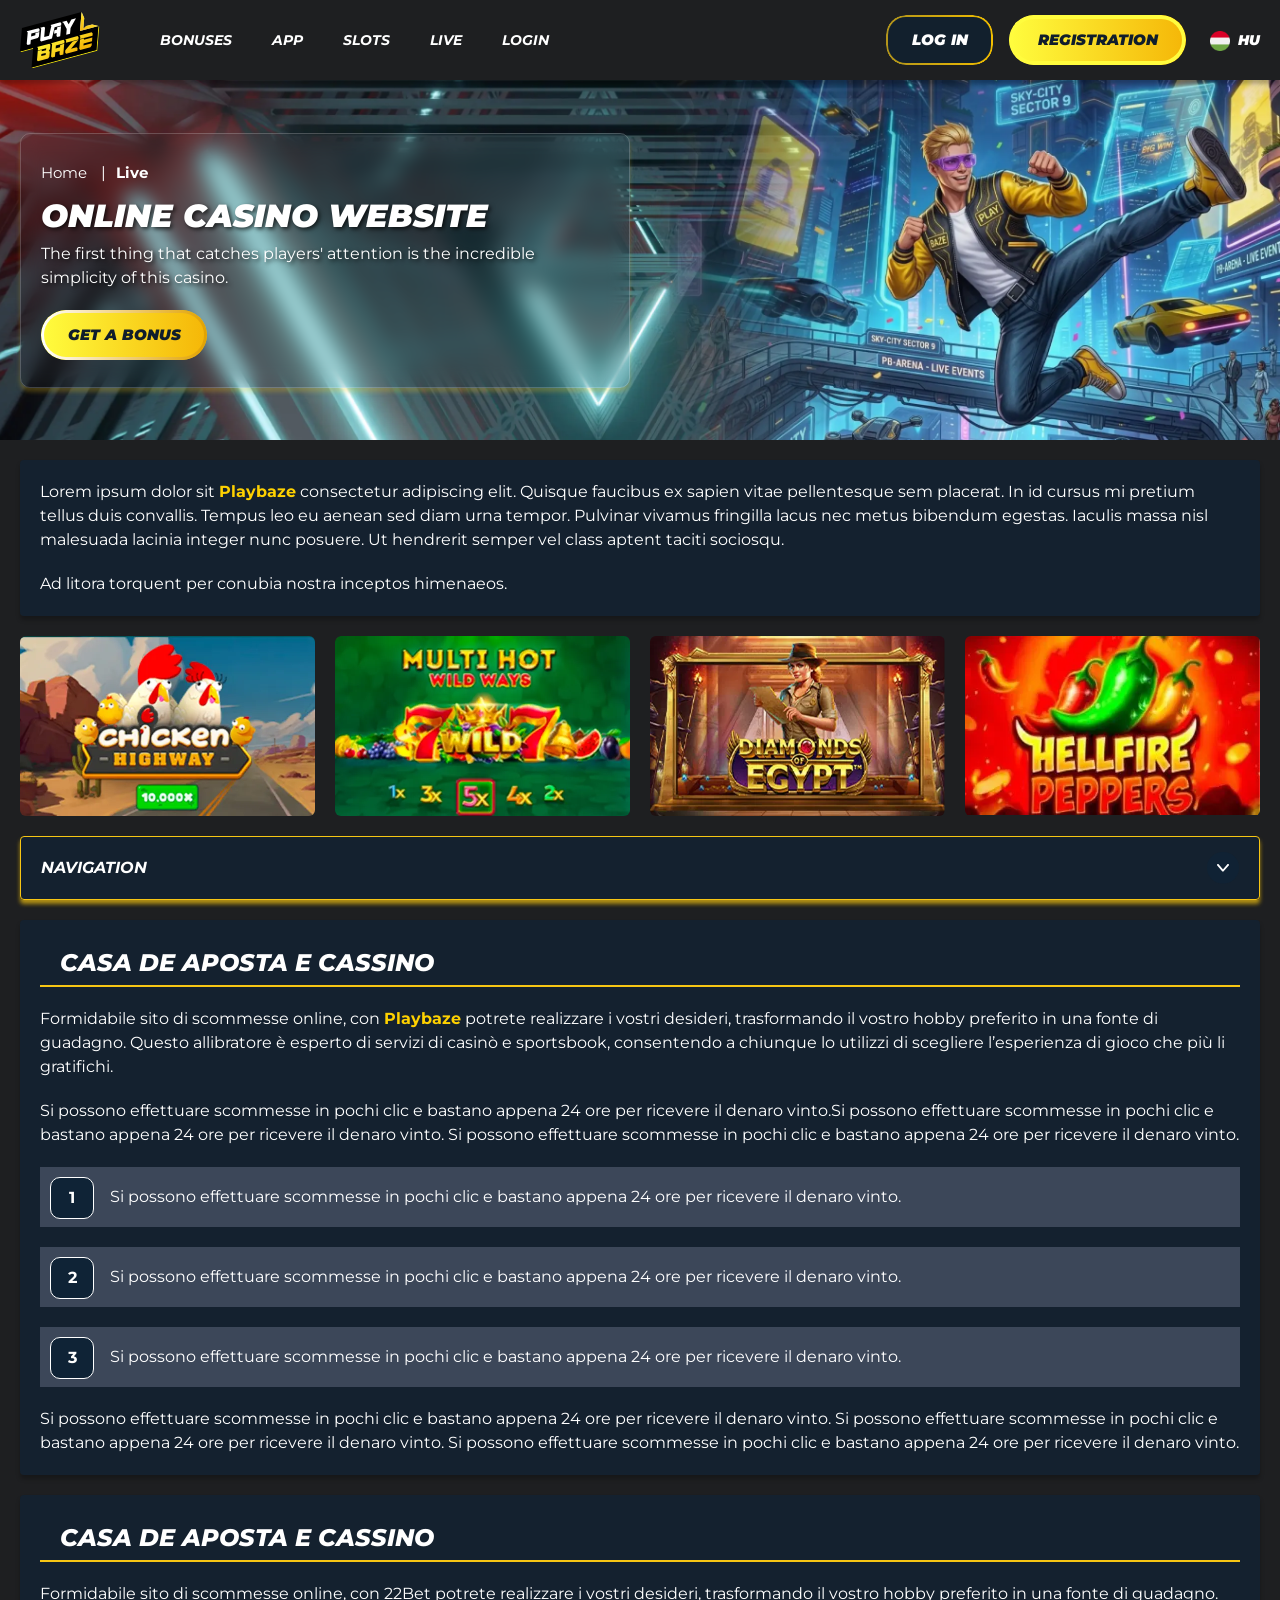
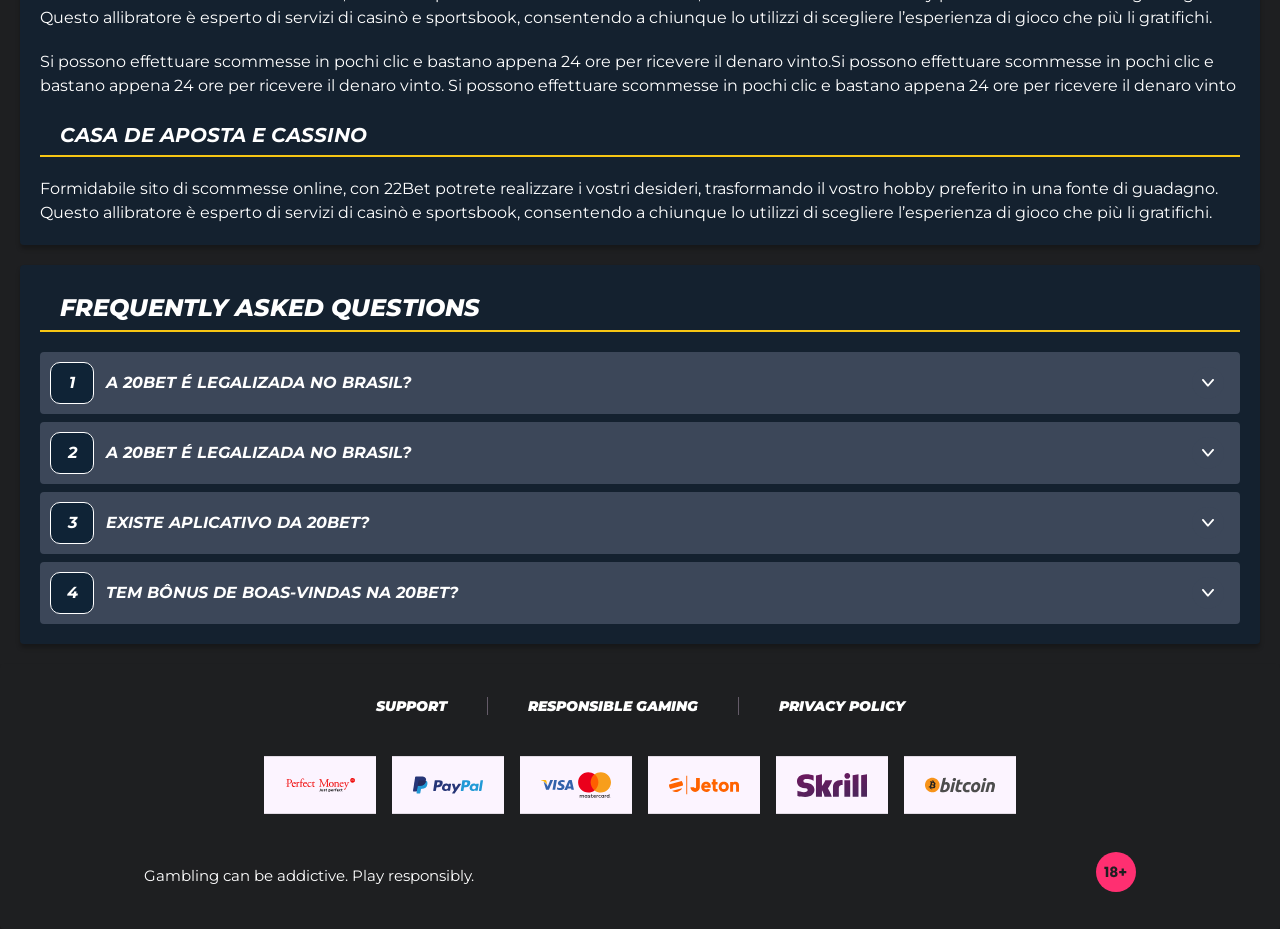
<file: live.html>
<!DOCTYPE html>
<html lang="hu">
  <head>
    <meta charset="UTF-8" />
   
    <meta name="viewport" content="width=device-width, initial-scale=1.0" />
    <title>Playbaze</title>
    <meta name="description" content />
    <meta property="og:site_name" content />
    <meta property="og:title" content />
    <meta property="og:type" content="website" />
    <meta property="og:url" content />
    <meta property="og:image" content />
    <meta property="og:image:alt" content />
    <meta property="og:locale" content="hu" />
    <meta property="og:description" content />
    <link rel="preconnect" href="https://fonts.googleapis.com" />
    <link rel="preconnect" href="https://fonts.gstatic.com" crossorigin="anonymous" />
   <link href="https://fonts.googleapis.com/css2?family=Open+Sans:ital,wght@0,300..800;1,300..800&display=swap" rel="stylesheet">
<link href="https://fonts.googleapis.com/css2?family=Roboto+Condensed:ital,wght@0,100..900;1,100..900&display=swap" rel="stylesheet"> 
<link href="https://fonts.googleapis.com/css2?family=Montserrat:ital,wght@0,100..900;1,100..900&display=swap" rel="stylesheet">
   <link rel="stylesheet" href="./css/reset.css" />
    <link rel="stylesheet" href="./css/main.css" />
    <link rel="stylesheet" href="./css/media.css"/>
    <link rel="icon" href="./images/Group.png" type="image/x-icon"/>
    <script
    src="https://code.jquery.com/jquery-3.6.1.min.js"
    integrity="sha256-o88AwQnZB+VDvE9tvIXrMQaPlFFSUTR+nldQm1LuPXQ="
    crossorigin="anonymous"
  ></script>
  </head>
  <body>
 <header class="header">
      <section class="content header__content">
        <a href="./index.html" class="logo header__logo"
          ><img src="./images/logo.svg" alt="logo" title
        /></a>
        <button class="header__btn-menu" >
          <svg width="16px" height="16px" viewBox="0 0 16 16" xmlns="http://www.w3.org/2000/svg">
              <rect y="0" width="16" height="3" rx="1.5"></rect>
              <rect y="6.5" width="16" height="3" rx="1.5"></rect>
              <rect y="13" width="16" height="3" rx="1.5"></rect>
            </svg>
        </button>

          <nav class="menu header__menu">
              <ul class="header__menu-list">
            <li>
              <a href="./bonus.html">
                <span>Bonuses</span>
              </a>
            </li>
            <li>
              <a href="./app.html">
                <span>App</span>
              </a>
            </li>
            <li>
              <a href="./slots.html">
                <span>slots</span>
              </a>
            </li>
            <li>
              <a href="./live.html">
                <span>live</span>
              </a>
            </li>
           <li>
              <a href="./login.html">
                <span>login</span>
              </a>
            </li>
          </ul>
            <div class="header__button header__button-menu " >
              <a href="#" class="button  button__login-menu">Log In</a>
              <a href="#" class="button button__menu">Registration </a>
            </div>
           
          </nav>
            <a href="#" class="button button__login">Log In</a>
            <a href="#" class="button button__singup">Registration </a>
            <!-- <div id="clock" class="header__time">00:00</div> -->
            <a href="" class="header__flag">
                <span><img src="./images/flag.png" alt="flag" title /></span>
                <span>hu</span>
              </a>
      </section>
    </header>
     <main class="main home main-page">
        <section class=" hero hero__page">
           
            <div class="background  ">
              <img src="./images/live/bg-live.webp" alt="hero" title />
              
            </div>
            <div class="hero__wrapper hero__wrapper-page">
              <div class="hero__data hero__data-bonus">
                <ul
                class="breadcrumbs "
                
              >
                <li
                  
                >
                  <a href="#" >
                    <span >Home</span></a
                  >
                 
                </li>
                <li
                  
                >
                  <a href="#" > <span >Live</span></a>
                 
                </li>
              </ul>
                <h1 class="title general hero__title">
                  Online Casino Website
                </h1>
                 <p class="hero__text">The first thing that catches players' attention is the incredible simplicity of this casino.</p>
               
                <a href="#" class="button  hero__button ">Get a bonus</a>
               
              </div>
             
            </div>
          </section>
      <section class="main__wrap main__wrap-page">
       
       <section class="content__wrapper content__wrapper-page">

         
        
       
          <section class="content article">
            <p>
             Lorem ipsum dolor sit <a href="#">Playbaze</a> consectetur adipiscing elit. Quisque faucibus ex sapien vitae pellentesque sem placerat. In id cursus mi pretium tellus duis convallis. Tempus leo eu aenean sed diam urna tempor. Pulvinar vivamus fringilla lacus nec metus bibendum egestas. Iaculis massa nisl malesuada lacinia integer nunc posuere. Ut hendrerit semper vel class aptent taciti sociosqu.
            </p>
            <p>
             Ad litora torquent per conubia nostra inceptos himenaeos.
            </p>
          </section>
               <section class="content casino">
           
              <ul class="casino__list">
                <li class="casino__item">
                    <div class="casino__wrapper">
                      <img class="casino__img" src="./images/live/card-live1.webp" alt="" title>
                    <div class="casino__hover casino__hover-live">
                        
                        <div class="casino-box">
                            
                        <a href="#" class="button  casino__buttons">Play now</a>
                        </div>
                    </div>
                    </div>
                    
                </li>
                <li class="casino__item">
                  <div class="casino__wrapper">
                    <img class="casino__img" src="./images/live/card-live2.webp" alt="" title>
                <div class="casino__hover casino__hover-live">
                      
                        <div class="casino-box">
                            
                        <a href="#" class="button  casino__buttons">Play now</a>
                        </div>
                    </div>
                  </div>
                 
              </li>
              <li class="casino__item">
                <div class="casino__wrapper">
                  <img class="casino__img" src="./images/live/card-live3.webp" alt="" title>
               <div class="casino__hover casino__hover-live">
                        
                        <div class="casino-box">
                            
                        <a href="#" class="button  casino__buttons">Play now</a>
                        </div>
                    </div>
               
            </li>
             <li class="casino__item">
                <div class="casino__wrapper">
                  <img class="casino__img" src="./images/live/card-live4.webp" alt="" title>
               <div class="casino__hover casino__hover-live">
                        
                        <div class="casino-box">
                            
                        <a href="#" class="button  casino__buttons">Play now</a>
                        </div>
                    </div>
               
            </li>
           
            

              </ul>
         </section>
             
       <section class="content menu-review__content">
              

            
                <div class="menu__review-desk menu__review-content">Navigation</div>
                <ul class="menu__review menu__review-list">
                  <li><a href="#">Lorem ipsum dolor sit</a></li>
                    <li><a href="#">Amet consectetur adipiscing</a></li>
                      <li><a href="#">Quisque faucibus ex sapien vitaeno</a></li>
                        <li><a href="#">Ut hendrerit semper</a></li>
                          <li><a href="#">Pulvinar vivamus fringillas</a></li>
                 
                         <li><a href="#">Ad litora torquent per conubia</a></li>
                </ul>
             
          
          </section>
        
          <section class="content article">
            <h2 class="title high article__title">Casa de Aposta e Cassino</h2>
             
            <p>
             Formidabile sito di scommesse online, con <a href="#">Playbaze</a> potrete realizzare i vostri desideri, trasformando il vostro hobby preferito in una fonte di guadagno. Questo allibratore è esperto di servizi di casinò e sportsbook, consentendo a chiunque lo utilizzi di scegliere l’esperienza di gioco che più li gratifichi.
            </p>
            <p>
             Si possono effettuare scommesse in pochi clic e bastano appena 24 ore per ricevere il denaro vinto.Si possono effettuare scommesse in pochi clic e bastano appena 24 ore per ricevere il denaro vinto. Si possono effettuare scommesse in pochi clic e bastano appena 24 ore per ricevere il denaro vinto.
            </p>
           <ol>
              <li>Si possono effettuare scommesse in pochi clic e bastano appena 24 ore per ricevere il denaro vinto.</li>
              <li>Si possono effettuare scommesse in pochi clic e bastano appena 24 ore per ricevere il denaro vinto.</li>
              <li>Si possono effettuare scommesse in pochi clic e bastano appena 24 ore per ricevere il denaro vinto.</li>
            </ol>
            <p>Si possono effettuare scommesse in pochi clic e bastano appena 24 ore per ricevere il denaro vinto. Si possono effettuare scommesse in pochi clic e bastano appena 24 ore per ricevere il denaro vinto. Si possono effettuare scommesse in pochi clic e bastano appena 24 ore per ricevere il denaro vinto.</p>
          </section>
         
         
           <section class="content article">
            <h2 class="title high article__title">Casa de Aposta e Cassino</h2>
            <p>Formidabile sito di scommesse online, con 22Bet potrete realizzare i vostri desideri, trasformando il vostro hobby preferito in una fonte di guadagno. Questo allibratore è esperto di servizi di casinò e sportsbook, consentendo a chiunque lo utilizzi di scegliere l’esperienza di gioco che più li gratifichi.</p>
            <p>Si possono effettuare scommesse in pochi clic e bastano appena 24 ore per ricevere il denaro vinto.Si possono effettuare scommesse in pochi clic e bastano appena 24 ore per ricevere il denaro vinto. Si possono effettuare scommesse in pochi clic e bastano appena 24 ore per ricevere il denaro vinto</p>
            <h3>Casa de Aposta e Cassino</h3>
            <p>Formidabile sito di scommesse online, con 22Bet potrete realizzare i vostri desideri, trasformando il vostro hobby preferito in una fonte di guadagno. Questo allibratore è esperto di servizi di casinò e sportsbook, consentendo a chiunque lo utilizzi di scegliere l’esperienza di gioco che più li gratifichi.</p>
           </section>

          <section class="content faq">
            <h2 class="title high faq__title">Frequently Asked Questions</h2>
            <ul class="faq__list " >
              <li class="faq__item"  >
                <h3 class="title medium faq__subtitle js-button-expander js-button-expander--faq"  >A 20Bet é legalizada no Brasil?
                 </h3>
                <div  class="faq__answer js-expand-content js-expand-content--faq" >
                  <p  >
                    Sim, a casa de apostas tem licença emitida por Curaçao, que é reconhecida no Brasil e a permite atuar por aqui.
                  </p>
                </div>
              </li>
              <li class="faq__item"  >
                <h3 class="title medium faq__subtitle js-button-expander js-button-expander--faq"  >A 20Bet é legalizada no Brasil?</h3>
                <div class="faq__answer js-expand-content js-expand-content--faq" >
                  <p  >
                    Sim, a casa de apostas tem licença emitida por Curaçao, que é reconhecida no Brasil e a permite atuar por aqui.
                  </p>
                </div>
              </li> 
              <li class="faq__item"  >
                <h3 class="title medium faq__subtitle js-button-expander js-button-expander--faq"  >Existe aplicativo da 20Bet?</h3>
                <div class="faq__answer js-expand-content js-expand-content--faq" >
                  <p  >
                   Sim, disponível para sistemas operacionais iOS e Android.
                  </p>
                </div>
              </li> 
              <li class="faq__item"  >
                <h3 class="title medium faq__subtitle js-button-expander js-button-expander--faq"  >Tem bônus de boas-vindas na 20Bet?</h3>
                <div class="faq__answer js-expand-content js-expand-content--faq" >
                  <p  >
                   O pacote especial para novos usuários da 20Bet paga 100% sobre o primeiro depósito, com limite de 600 BRL.
                  </p>
                </div>
              </li> 
             
            </ul>
          </section>
          
        </section> 
      
        <div class=""  onclick="scrollToTop()">
          <button class="main__arrow" id="scrollToTopBtn"></button>
        </div> 
        
      </section>
    </main> 
  <footer class=" footer ">
      <section class="content footer__content">
        <ul class="footer__menu">
        
         <li><a href="./support.html">Support</a></li>
         <li><a href="./responsible.html">Responsible Gaming</a></li>
         <li><a href="./policy.html">Privacy Policy</a></li>
        
        </ul>
       
          <ul class="footer__cards-list">
           
            <li>
              <a href="#"
                ><img src="./images/footer-img1.svg" alt="cardvisa" title
              /></a>
            </li>
             <li>
              <a href="#"
                ><img src="./images/footer-img2.svg" alt="cardvisa" title
              /></a>
            </li>
              <li>
              <a href="#"
                ><img src="./images/footer-img3.svg" alt="cardvisa" title
              /></a>
            </li>
              <li>
              <a href="#"
                ><img src="./images/footer-img4.svg" alt="cardvisa" title
              /></a>
            </li>
              <li>
              <a href="#"
                ><img src="./images/footer-img5.svg" alt="cardvisa" title
              /></a>
            </li>
              <li>
              <a href="#"
                ><img src="./images/footer-img6.svg" alt="cardvisa" title
              /></a>
            </li>
           
          </ul>
       
        <div class="footer__wrapp">
          <div class="footer__text">
           
            <p>Gambling can be addictive. Play responsibly. 
</p>
           
          </div>
          <div class="footer__age">
            <img src="./images/age.svg" alt="age" title />
          </div>
        </div>
      
      </section>
    </footer>
    <script src="./js/arrowUp.js" defer></script>
    <script src="./js/sidebar.js" defer></script>
    <script src="./js/expander.js" defer></script>
    <script src="./js/mobile-menu.js" defer></script>
    <!-- <script src="./js/clock.js" defer></script> -->
  </body>
</html>
</file>
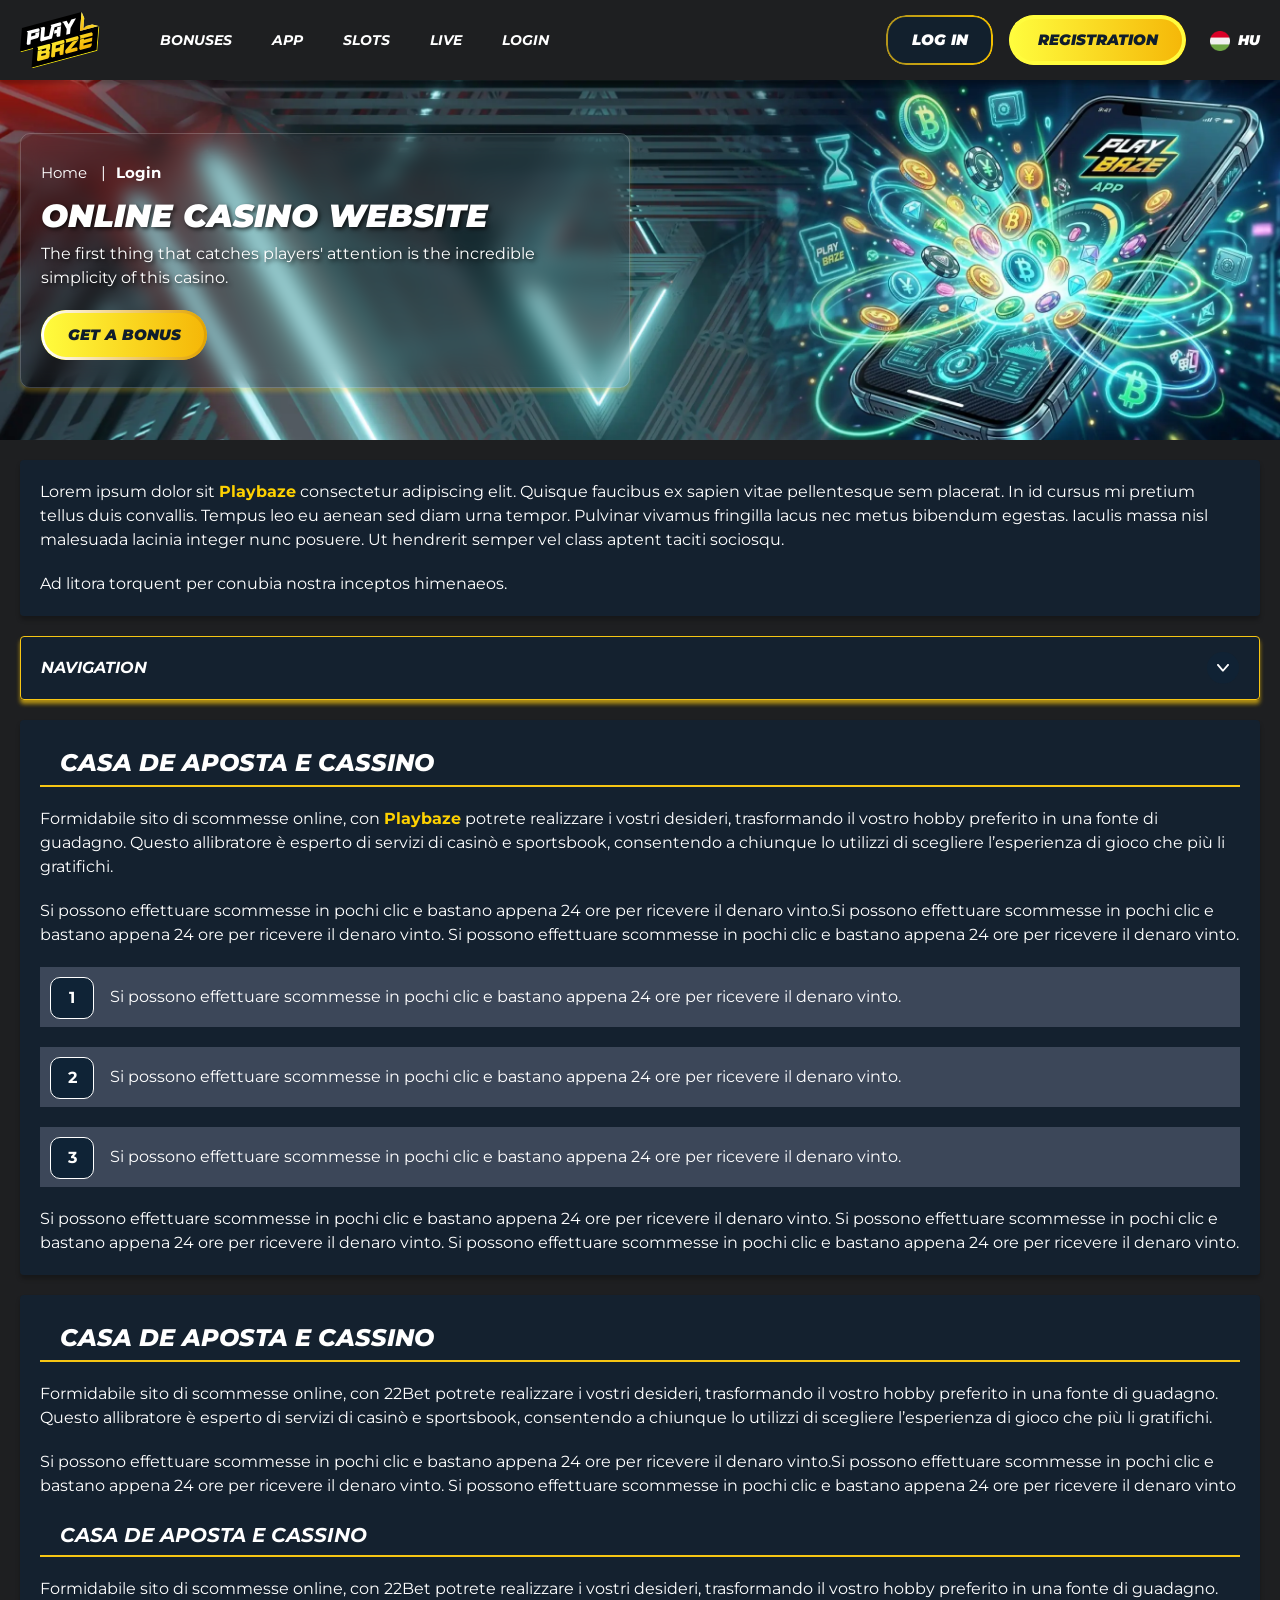
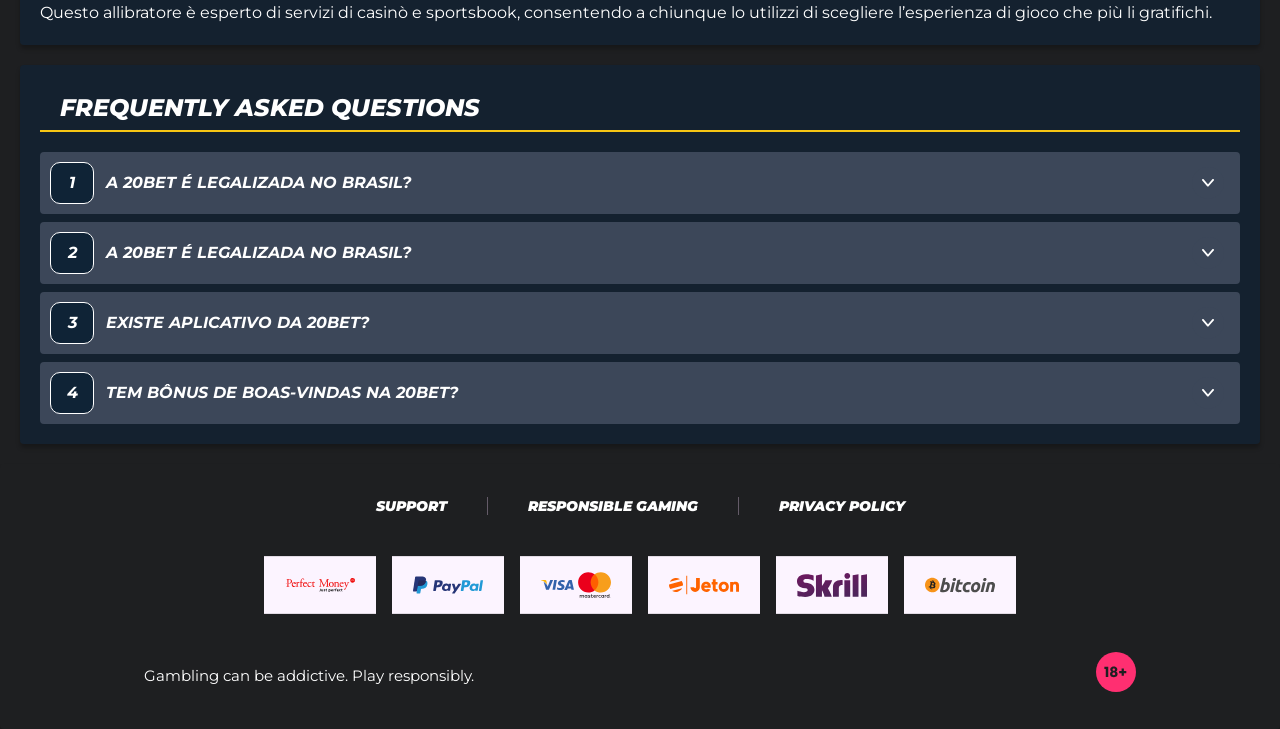
<file: login.html>
<!DOCTYPE html>
<html lang="hu">
  <head>
    <meta charset="UTF-8" />
   
    <meta name="viewport" content="width=device-width, initial-scale=1.0" />
    <title>Playbaze</title>
    <meta name="description" content />
    <meta property="og:site_name" content />
    <meta property="og:title" content />
    <meta property="og:type" content="website" />
    <meta property="og:url" content />
    <meta property="og:image" content />
    <meta property="og:image:alt" content />
    <meta property="og:locale" content="hu" />
    <meta property="og:description" content />
    <link rel="preconnect" href="https://fonts.googleapis.com" />
    <link rel="preconnect" href="https://fonts.gstatic.com" crossorigin="anonymous" />
   <link href="https://fonts.googleapis.com/css2?family=Open+Sans:ital,wght@0,300..800;1,300..800&display=swap" rel="stylesheet">
<link href="https://fonts.googleapis.com/css2?family=Roboto+Condensed:ital,wght@0,100..900;1,100..900&display=swap" rel="stylesheet"> 
<link href="https://fonts.googleapis.com/css2?family=Montserrat:ital,wght@0,100..900;1,100..900&display=swap" rel="stylesheet">
   <link rel="stylesheet" href="./css/reset.css" />
    <link rel="stylesheet" href="./css/main.css" />
    <link rel="stylesheet" href="./css/media.css"/>
    <link rel="icon" href="./images/Group.png" type="image/x-icon"/>
    <script
    src="https://code.jquery.com/jquery-3.6.1.min.js"
    integrity="sha256-o88AwQnZB+VDvE9tvIXrMQaPlFFSUTR+nldQm1LuPXQ="
    crossorigin="anonymous"
  ></script>
  </head>
  <body>
     <header class="header">
      <section class="content header__content">
        <a href="./index.html" class="logo header__logo"
          ><img src="./images/logo.svg" alt="logo" title
        /></a>
        <button class="header__btn-menu" >
          <svg width="16px" height="16px" viewBox="0 0 16 16" xmlns="http://www.w3.org/2000/svg">
              <rect y="0" width="16" height="3" rx="1.5"></rect>
              <rect y="6.5" width="16" height="3" rx="1.5"></rect>
              <rect y="13" width="16" height="3" rx="1.5"></rect>
            </svg>
        </button>

          <nav class="menu header__menu">
              <ul class="header__menu-list">
            <li>
              <a href="./bonus.html">
                <span>Bonuses</span>
              </a>
            </li>
            <li>
              <a href="./app.html">
                <span>App</span>
              </a>
            </li>
            <li>
              <a href="./slots.html">
                <span>slots</span>
              </a>
            </li>
            <li>
              <a href="./live.html">
                <span>live</span>
              </a>
            </li>
           <li>
              <a href="./login.html">
                <span>login</span>
              </a>
            </li>
          </ul>
            <div class="header__button header__button-menu " >
              <a href="#" class="button  button__login-menu">Log In</a>
              <a href="#" class="button button__menu">Registration </a>
            </div>
           
          </nav>
            <a href="#" class="button button__login">Log In</a>
            <a href="#" class="button button__singup">Registration </a>
            <!-- <div id="clock" class="header__time">00:00</div> -->
            <a href="" class="header__flag">
                <span><img src="./images/flag.png" alt="flag" title /></span>
                <span>hu</span>
              </a>
      </section>
    </header>
     <main class="main home main-page">
        <section class=" hero hero__page">
           
            <div class="background  ">
              <img src="./images/layout-images/bg-login.webp" alt="hero" title />
              
            </div>
            <div class="hero__wrapper hero__wrapper-page">
              <div class="hero__data hero__data-bonus">
                <ul
                class="breadcrumbs "
                
              >
                <li
                  
                >
                  <a href="#" >
                    <span >Home</span></a
                  >
                 
                </li>
                <li
                  
                >
                  <a href="#" > <span >Login</span></a>
                 
                </li>
              </ul>
                <h1 class="title general hero__title">
                  Online Casino Website
                </h1>
                 <p class="hero__text">The first thing that catches players' attention is the incredible simplicity of this casino.</p>
               
                <a href="#" class="button  hero__button ">Get a bonus</a>
               
              </div>
             
            </div>
          </section>
      <section class="main__wrap main__wrap-page">
       
       <section class="content__wrapper content__wrapper-page">

         
        
       
          <section class="content article">
            <p>
             Lorem ipsum dolor sit <a href="#">Playbaze</a> consectetur adipiscing elit. Quisque faucibus ex sapien vitae pellentesque sem placerat. In id cursus mi pretium tellus duis convallis. Tempus leo eu aenean sed diam urna tempor. Pulvinar vivamus fringilla lacus nec metus bibendum egestas. Iaculis massa nisl malesuada lacinia integer nunc posuere. Ut hendrerit semper vel class aptent taciti sociosqu.
            </p>
            <p>
             Ad litora torquent per conubia nostra inceptos himenaeos.
            </p>
          </section>
           <section class="content menu-review__content">
              

            
                <div class="menu__review-desk menu__review-content">Navigation</div>
                <ul class="menu__review menu__review-list">
                  <li><a href="#">Lorem ipsum dolor sit</a></li>
                    <li><a href="#">Amet consectetur adipiscing</a></li>
                      <li><a href="#">Quisque faucibus ex sapien vitaeno</a></li>
                        <li><a href="#">Ut hendrerit semper</a></li>
                          <li><a href="#">Pulvinar vivamus fringillas</a></li>
                 
                         <li><a href="#">Ad litora torquent per conubia</a></li>
                </ul>
             
          
          </section>
        
          <section class="content article">
            <h2 class="title high article__title">Casa de Aposta e Cassino</h2>
             
            <p>
             Formidabile sito di scommesse online, con <a href="#">Playbaze</a> potrete realizzare i vostri desideri, trasformando il vostro hobby preferito in una fonte di guadagno. Questo allibratore è esperto di servizi di casinò e sportsbook, consentendo a chiunque lo utilizzi di scegliere l’esperienza di gioco che più li gratifichi.
            </p>
            <p>
             Si possono effettuare scommesse in pochi clic e bastano appena 24 ore per ricevere il denaro vinto.Si possono effettuare scommesse in pochi clic e bastano appena 24 ore per ricevere il denaro vinto. Si possono effettuare scommesse in pochi clic e bastano appena 24 ore per ricevere il denaro vinto.
            </p>
           <ol>
              <li>Si possono effettuare scommesse in pochi clic e bastano appena 24 ore per ricevere il denaro vinto.</li>
              <li>Si possono effettuare scommesse in pochi clic e bastano appena 24 ore per ricevere il denaro vinto.</li>
              <li>Si possono effettuare scommesse in pochi clic e bastano appena 24 ore per ricevere il denaro vinto.</li>
            </ol>
            <p>Si possono effettuare scommesse in pochi clic e bastano appena 24 ore per ricevere il denaro vinto. Si possono effettuare scommesse in pochi clic e bastano appena 24 ore per ricevere il denaro vinto. Si possono effettuare scommesse in pochi clic e bastano appena 24 ore per ricevere il denaro vinto.</p>
          </section>
         
         
           <section class="content article">
            <h2 class="title high article__title">Casa de Aposta e Cassino</h2>
            <p>Formidabile sito di scommesse online, con 22Bet potrete realizzare i vostri desideri, trasformando il vostro hobby preferito in una fonte di guadagno. Questo allibratore è esperto di servizi di casinò e sportsbook, consentendo a chiunque lo utilizzi di scegliere l’esperienza di gioco che più li gratifichi.</p>
            <p>Si possono effettuare scommesse in pochi clic e bastano appena 24 ore per ricevere il denaro vinto.Si possono effettuare scommesse in pochi clic e bastano appena 24 ore per ricevere il denaro vinto. Si possono effettuare scommesse in pochi clic e bastano appena 24 ore per ricevere il denaro vinto</p>
            <h3>Casa de Aposta e Cassino</h3>
            <p>Formidabile sito di scommesse online, con 22Bet potrete realizzare i vostri desideri, trasformando il vostro hobby preferito in una fonte di guadagno. Questo allibratore è esperto di servizi di casinò e sportsbook, consentendo a chiunque lo utilizzi di scegliere l’esperienza di gioco che più li gratifichi.</p>
           </section>

          <section class="content faq">
            <h2 class="title high faq__title">Frequently Asked Questions</h2>
            <ul class="faq__list " >
              <li class="faq__item"  >
                <h3 class="title medium faq__subtitle js-button-expander js-button-expander--faq"  >A 20Bet é legalizada no Brasil?
                 </h3>
                <div  class="faq__answer js-expand-content js-expand-content--faq" >
                  <p  >
                    Sim, a casa de apostas tem licença emitida por Curaçao, que é reconhecida no Brasil e a permite atuar por aqui.
                  </p>
                </div>
              </li>
              <li class="faq__item"  >
                <h3 class="title medium faq__subtitle js-button-expander js-button-expander--faq"  >A 20Bet é legalizada no Brasil?</h3>
                <div class="faq__answer js-expand-content js-expand-content--faq" >
                  <p  >
                    Sim, a casa de apostas tem licença emitida por Curaçao, que é reconhecida no Brasil e a permite atuar por aqui.
                  </p>
                </div>
              </li> 
              <li class="faq__item"  >
                <h3 class="title medium faq__subtitle js-button-expander js-button-expander--faq"  >Existe aplicativo da 20Bet?</h3>
                <div class="faq__answer js-expand-content js-expand-content--faq" >
                  <p  >
                   Sim, disponível para sistemas operacionais iOS e Android.
                  </p>
                </div>
              </li> 
              <li class="faq__item"  >
                <h3 class="title medium faq__subtitle js-button-expander js-button-expander--faq"  >Tem bônus de boas-vindas na 20Bet?</h3>
                <div class="faq__answer js-expand-content js-expand-content--faq" >
                  <p  >
                   O pacote especial para novos usuários da 20Bet paga 100% sobre o primeiro depósito, com limite de 600 BRL.
                  </p>
                </div>
              </li> 
             
            </ul>
          </section>
          
        </section> 
      
        <div class=""  onclick="scrollToTop()">
          <button class="main__arrow" id="scrollToTopBtn"></button>
        </div> 
        
      </section>
    </main> 
   <footer class=" footer ">
      <section class="content footer__content">
        <ul class="footer__menu">
        
         <li><a href="./support.html">Support</a></li>
         <li><a href="./responsible.html">Responsible Gaming</a></li>
         <li><a href="./policy.html">Privacy Policy</a></li>
        
        </ul>
       
          <ul class="footer__cards-list">
           
            <li>
              <a href="#"
                ><img src="./images/footer-img1.svg" alt="cardvisa" title
              /></a>
            </li>
             <li>
              <a href="#"
                ><img src="./images/footer-img2.svg" alt="cardvisa" title
              /></a>
            </li>
              <li>
              <a href="#"
                ><img src="./images/footer-img3.svg" alt="cardvisa" title
              /></a>
            </li>
              <li>
              <a href="#"
                ><img src="./images/footer-img4.svg" alt="cardvisa" title
              /></a>
            </li>
              <li>
              <a href="#"
                ><img src="./images/footer-img5.svg" alt="cardvisa" title
              /></a>
            </li>
              <li>
              <a href="#"
                ><img src="./images/footer-img6.svg" alt="cardvisa" title
              /></a>
            </li>
           
          </ul>
       
        <div class="footer__wrapp">
          <div class="footer__text">
           
            <p>Gambling can be addictive. Play responsibly. 
</p>
           
          </div>
          <div class="footer__age">
            <img src="./images/age.svg" alt="age" title />
          </div>
        </div>
      
      </section>
    </footer>
    <script src="./js/arrowUp.js" defer></script>
    <script src="./js/sidebar.js" defer></script>
    <script src="./js/expander.js" defer></script>
    <script src="./js/mobile-menu.js" defer></script>
    <!-- <script src="./js/clock.js" defer></script> -->
  </body>
</html>
</file>
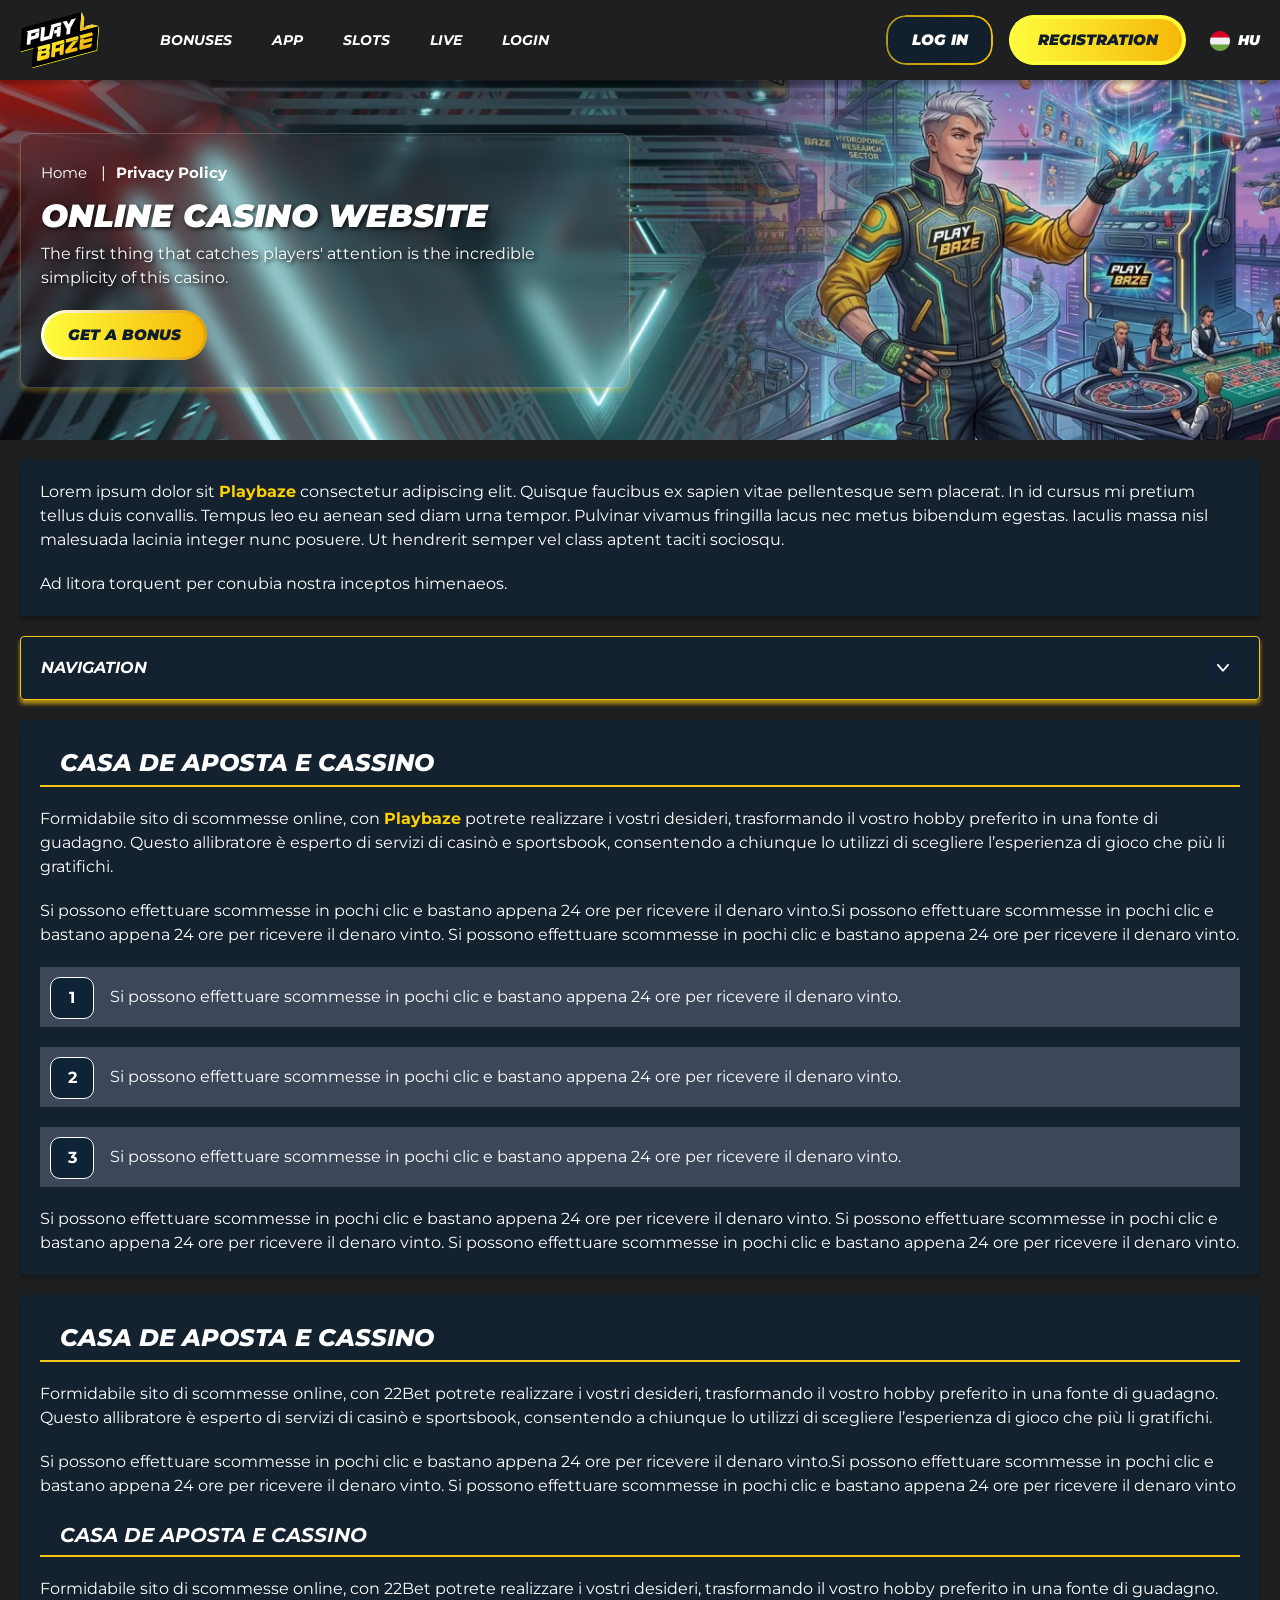
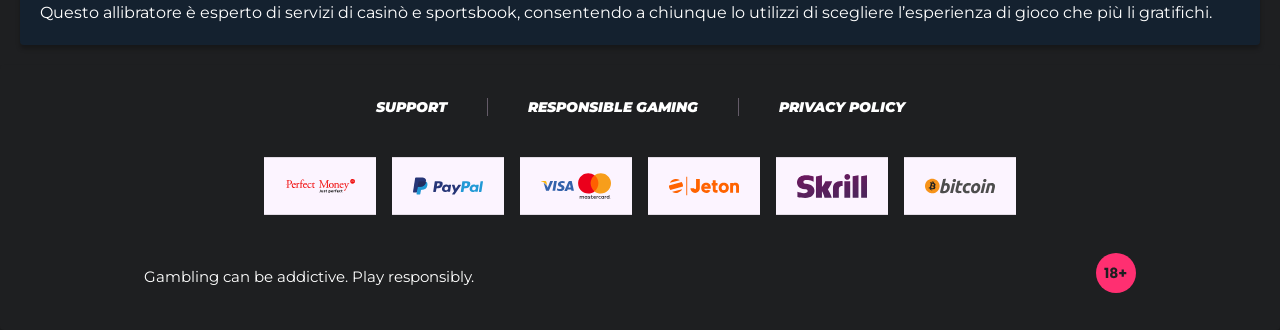
<file: policy.html>
<!DOCTYPE html>
<html lang="hu">
  <head>
    <meta charset="UTF-8" />
   
    <meta name="viewport" content="width=device-width, initial-scale=1.0" />
    <title>Playbaze</title>
    <meta name="description" content />
    <meta property="og:site_name" content />
    <meta property="og:title" content />
    <meta property="og:type" content="website" />
    <meta property="og:url" content />
    <meta property="og:image" content />
    <meta property="og:image:alt" content />
    <meta property="og:locale" content="hu" />
    <meta property="og:description" content />
    <link rel="preconnect" href="https://fonts.googleapis.com" />
    <link rel="preconnect" href="https://fonts.gstatic.com" crossorigin="anonymous" />
   <link href="https://fonts.googleapis.com/css2?family=Open+Sans:ital,wght@0,300..800;1,300..800&display=swap" rel="stylesheet">
<link href="https://fonts.googleapis.com/css2?family=Roboto+Condensed:ital,wght@0,100..900;1,100..900&display=swap" rel="stylesheet"> 
<link href="https://fonts.googleapis.com/css2?family=Montserrat:ital,wght@0,100..900;1,100..900&display=swap" rel="stylesheet">
   <link rel="stylesheet" href="./css/reset.css" />
    <link rel="stylesheet" href="./css/main.css" />
    <link rel="stylesheet" href="./css/media.css"/>
    <link rel="icon" href="./images/Group.png" type="image/x-icon"/>
    <script
    src="https://code.jquery.com/jquery-3.6.1.min.js"
    integrity="sha256-o88AwQnZB+VDvE9tvIXrMQaPlFFSUTR+nldQm1LuPXQ="
    crossorigin="anonymous"
  ></script>
  </head>
  <body>
     <header class="header">
      <section class="content header__content">
        <a href="./index.html" class="logo header__logo"
          ><img src="./images/logo.svg" alt="logo" title
        /></a>
        <button class="header__btn-menu" >
          <svg width="16px" height="16px" viewBox="0 0 16 16" xmlns="http://www.w3.org/2000/svg">
              <rect y="0" width="16" height="3" rx="1.5"></rect>
              <rect y="6.5" width="16" height="3" rx="1.5"></rect>
              <rect y="13" width="16" height="3" rx="1.5"></rect>
            </svg>
        </button>

          <nav class="menu header__menu">
              <ul class="header__menu-list">
            <li>
              <a href="./bonus.html">
                <span>Bonuses</span>
              </a>
            </li>
            <li>
              <a href="./app.html">
                <span>App</span>
              </a>
            </li>
            <li>
              <a href="./slots.html">
                <span>slots</span>
              </a>
            </li>
            <li>
              <a href="./live.html">
                <span>live</span>
              </a>
            </li>
           <li>
              <a href="./login.html">
                <span>login</span>
              </a>
            </li>
          </ul>
            <div class="header__button header__button-menu " >
              <a href="#" class="button  button__login-menu">Log In</a>
              <a href="#" class="button button__menu">Registration </a>
            </div>
           
          </nav>
            <a href="#" class="button button__login">Log In</a>
            <a href="#" class="button button__singup">Registration </a>
            <!-- <div id="clock" class="header__time">00:00</div> -->
            <a href="" class="header__flag">
                <span><img src="./images/flag.png" alt="flag" title /></span>
                <span>hu</span>
              </a>
      </section>
    </header>
     <main class="main home main-page">
        <section class=" hero hero__page">
           
            <div class="background  ">
              <img src="./images/layout-images/bg-policy.webp" alt="hero" title />
              
            </div>
            <div class="hero__wrapper hero__wrapper-page">
              <div class="hero__data hero__data-bonus">
                <ul
                class="breadcrumbs "
                
              >
                <li
                  
                >
                  <a href="#" >
                    <span >Home</span></a
                  >
                 
                </li>
                <li
                  
                >
                  <a href="#" > <span >Privacy Policy</span></a>
                 
                </li>
              </ul>
                <h1 class="title general hero__title">
                  Online Casino Website
                </h1>
                 <p class="hero__text">The first thing that catches players' attention is the incredible simplicity of this casino.</p>
               
                <a href="#" class="button  hero__button ">Get a bonus</a>
               
              </div>
             
            </div>
          </section>
      <section class="main__wrap main__wrap-page">
       
       <section class="content__wrapper content__wrapper-page">

         
        
       
          <section class="content article">
            <p>
             Lorem ipsum dolor sit <a href="#">Playbaze</a> consectetur adipiscing elit. Quisque faucibus ex sapien vitae pellentesque sem placerat. In id cursus mi pretium tellus duis convallis. Tempus leo eu aenean sed diam urna tempor. Pulvinar vivamus fringilla lacus nec metus bibendum egestas. Iaculis massa nisl malesuada lacinia integer nunc posuere. Ut hendrerit semper vel class aptent taciti sociosqu.
            </p>
            <p>
             Ad litora torquent per conubia nostra inceptos himenaeos.
            </p>
          </section>
           <section class="content menu-review__content">
              

            
                <div class="menu__review-desk menu__review-content">Navigation</div>
                <ul class="menu__review menu__review-list">
                  <li><a href="#">Lorem ipsum dolor sit</a></li>
                    <li><a href="#">Amet consectetur adipiscing</a></li>
                      <li><a href="#">Quisque faucibus ex sapien vitaeno</a></li>
                        <li><a href="#">Ut hendrerit semper</a></li>
                          <li><a href="#">Pulvinar vivamus fringillas</a></li>
                 
                         <li><a href="#">Ad litora torquent per conubia</a></li>
                </ul>
             
          
          </section>
        
          <section class="content article">
            <h2 class="title high article__title">Casa de Aposta e Cassino</h2>
             
            <p>
             Formidabile sito di scommesse online, con <a href="#">Playbaze</a> potrete realizzare i vostri desideri, trasformando il vostro hobby preferito in una fonte di guadagno. Questo allibratore è esperto di servizi di casinò e sportsbook, consentendo a chiunque lo utilizzi di scegliere l’esperienza di gioco che più li gratifichi.
            </p>
            <p>
             Si possono effettuare scommesse in pochi clic e bastano appena 24 ore per ricevere il denaro vinto.Si possono effettuare scommesse in pochi clic e bastano appena 24 ore per ricevere il denaro vinto. Si possono effettuare scommesse in pochi clic e bastano appena 24 ore per ricevere il denaro vinto.
            </p>
           <ol>
              <li>Si possono effettuare scommesse in pochi clic e bastano appena 24 ore per ricevere il denaro vinto.</li>
              <li>Si possono effettuare scommesse in pochi clic e bastano appena 24 ore per ricevere il denaro vinto.</li>
              <li>Si possono effettuare scommesse in pochi clic e bastano appena 24 ore per ricevere il denaro vinto.</li>
            </ol>
            <p>Si possono effettuare scommesse in pochi clic e bastano appena 24 ore per ricevere il denaro vinto. Si possono effettuare scommesse in pochi clic e bastano appena 24 ore per ricevere il denaro vinto. Si possono effettuare scommesse in pochi clic e bastano appena 24 ore per ricevere il denaro vinto.</p>
          </section>
         
         
           <section class="content article">
            <h2 class="title high article__title">Casa de Aposta e Cassino</h2>
            <p>Formidabile sito di scommesse online, con 22Bet potrete realizzare i vostri desideri, trasformando il vostro hobby preferito in una fonte di guadagno. Questo allibratore è esperto di servizi di casinò e sportsbook, consentendo a chiunque lo utilizzi di scegliere l’esperienza di gioco che più li gratifichi.</p>
            <p>Si possono effettuare scommesse in pochi clic e bastano appena 24 ore per ricevere il denaro vinto.Si possono effettuare scommesse in pochi clic e bastano appena 24 ore per ricevere il denaro vinto. Si possono effettuare scommesse in pochi clic e bastano appena 24 ore per ricevere il denaro vinto</p>
            <h3>Casa de Aposta e Cassino</h3>
            <p>Formidabile sito di scommesse online, con 22Bet potrete realizzare i vostri desideri, trasformando il vostro hobby preferito in una fonte di guadagno. Questo allibratore è esperto di servizi di casinò e sportsbook, consentendo a chiunque lo utilizzi di scegliere l’esperienza di gioco che più li gratifichi.</p>
           </section>

       
        </section> 
      
        <div class=""  onclick="scrollToTop()">
          <button class="main__arrow" id="scrollToTopBtn"></button>
        </div> 
        
      </section>
    </main> 
   <footer class=" footer ">
      <section class="content footer__content">
        <ul class="footer__menu">
        
         <li><a href="./support.html">Support</a></li>
         <li><a href="./responsible.html">Responsible Gaming</a></li>
         <li><a href="./policy.html">Privacy Policy</a></li>
        
        </ul>
       
          <ul class="footer__cards-list">
           
            <li>
              <a href="#"
                ><img src="./images/footer-img1.svg" alt="cardvisa" title
              /></a>
            </li>
             <li>
              <a href="#"
                ><img src="./images/footer-img2.svg" alt="cardvisa" title
              /></a>
            </li>
              <li>
              <a href="#"
                ><img src="./images/footer-img3.svg" alt="cardvisa" title
              /></a>
            </li>
              <li>
              <a href="#"
                ><img src="./images/footer-img4.svg" alt="cardvisa" title
              /></a>
            </li>
              <li>
              <a href="#"
                ><img src="./images/footer-img5.svg" alt="cardvisa" title
              /></a>
            </li>
              <li>
              <a href="#"
                ><img src="./images/footer-img6.svg" alt="cardvisa" title
              /></a>
            </li>
           
          </ul>
       
        <div class="footer__wrapp">
          <div class="footer__text">
           
            <p>Gambling can be addictive. Play responsibly. 
</p>
           
          </div>
          <div class="footer__age">
            <img src="./images/age.svg" alt="age" title />
          </div>
        </div>
      
      </section>
    </footer>
    <script src="./js/arrowUp.js" defer></script>
    <script src="./js/sidebar.js" defer></script>
    <script src="./js/expander.js" defer></script>
    <script src="./js/mobile-menu.js" defer></script>
    <!-- <script src="./js/clock.js" defer></script> -->
  </body>
</html>
</file>
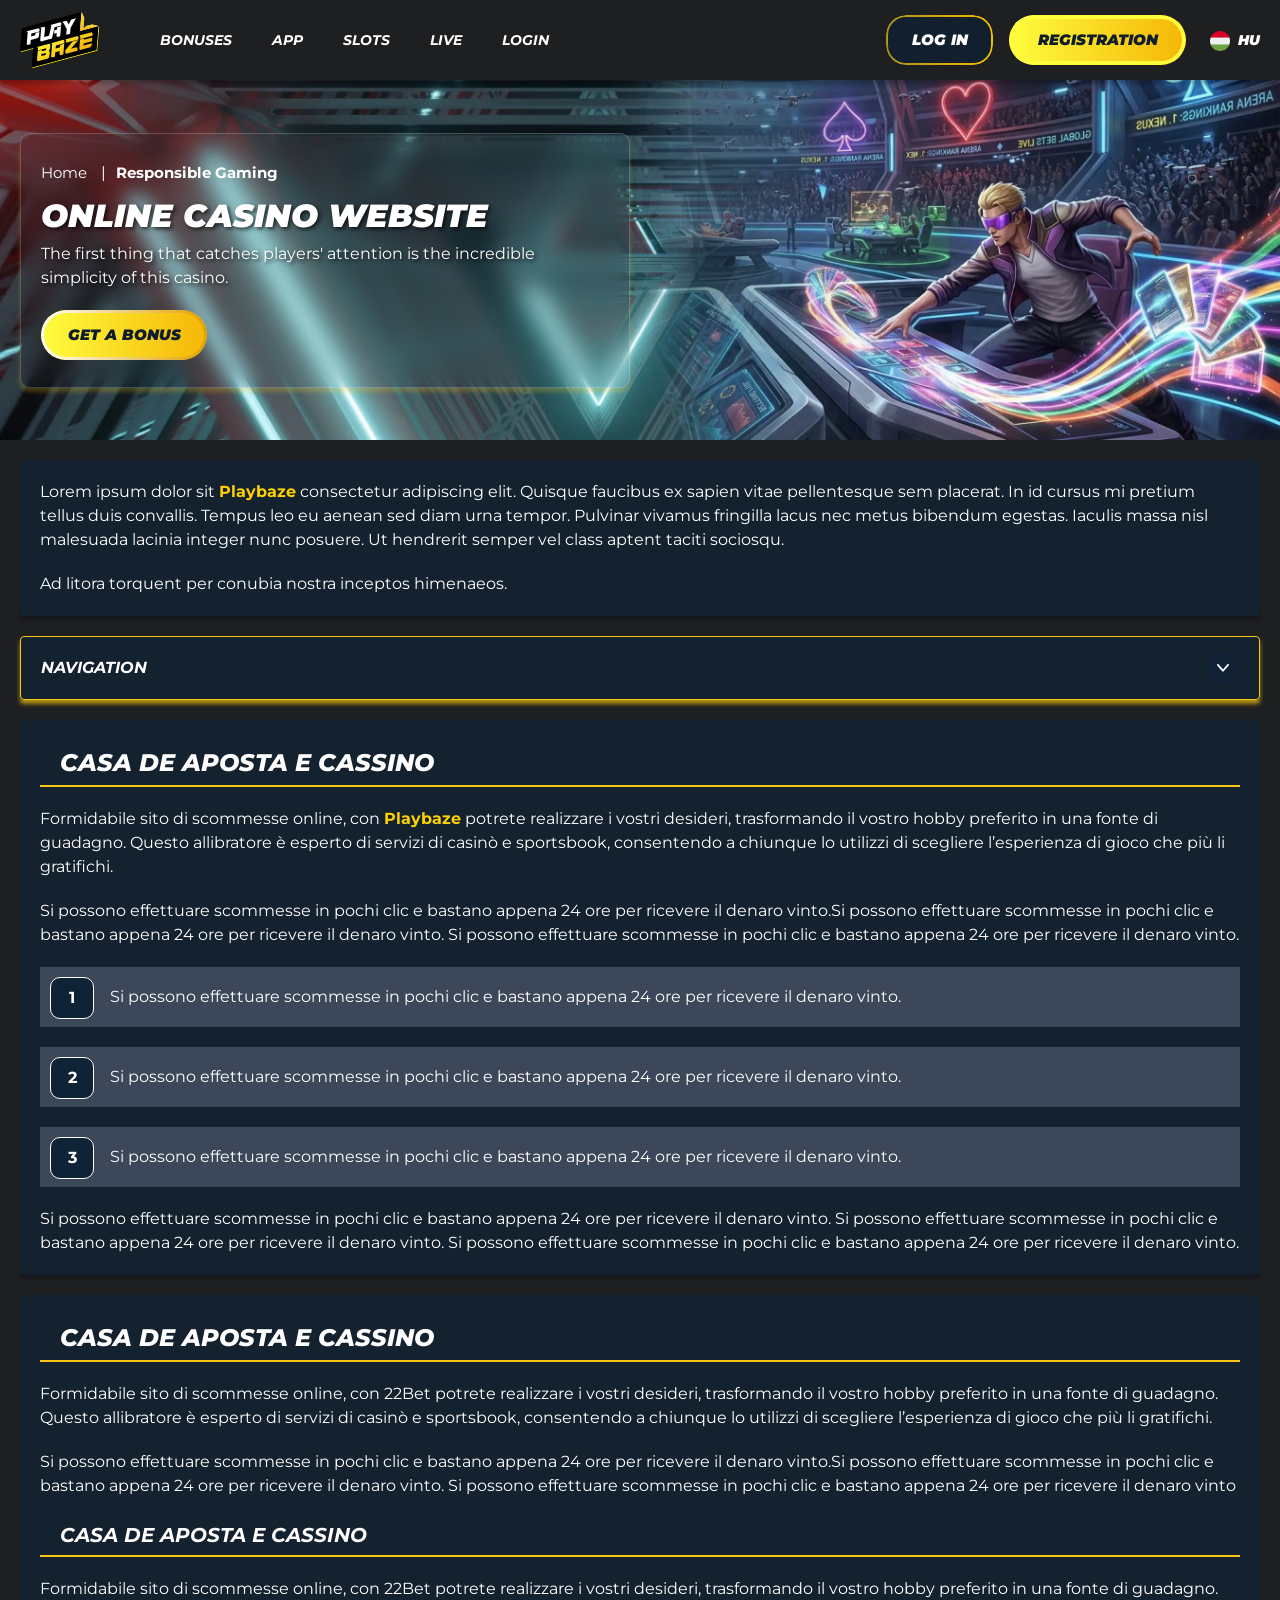
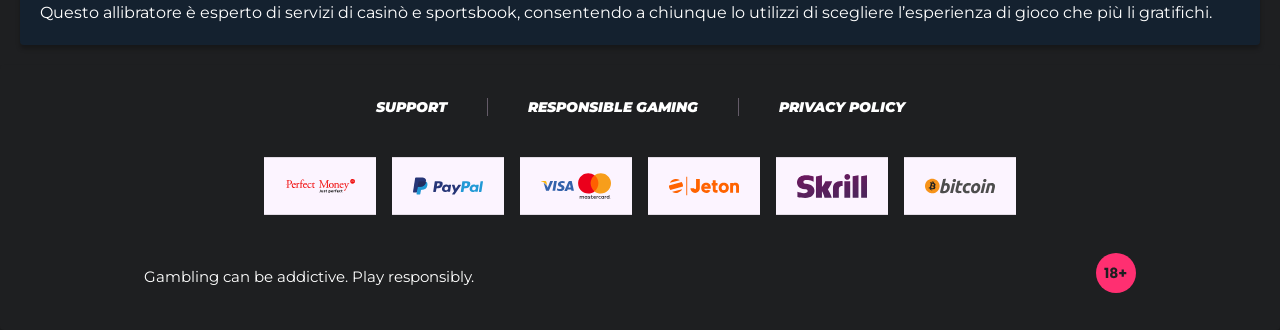
<file: responsible.html>
<!DOCTYPE html>
<html lang="hu">
  <head>
    <meta charset="UTF-8" />
   
    <meta name="viewport" content="width=device-width, initial-scale=1.0" />
    <title>Playbaze</title>
    <meta name="description" content />
    <meta property="og:site_name" content />
    <meta property="og:title" content />
    <meta property="og:type" content="website" />
    <meta property="og:url" content />
    <meta property="og:image" content />
    <meta property="og:image:alt" content />
    <meta property="og:locale" content="hu" />
    <meta property="og:description" content />
    <link rel="preconnect" href="https://fonts.googleapis.com" />
    <link rel="preconnect" href="https://fonts.gstatic.com" crossorigin="anonymous" />
   <link href="https://fonts.googleapis.com/css2?family=Open+Sans:ital,wght@0,300..800;1,300..800&display=swap" rel="stylesheet">
<link href="https://fonts.googleapis.com/css2?family=Roboto+Condensed:ital,wght@0,100..900;1,100..900&display=swap" rel="stylesheet"> 
<link href="https://fonts.googleapis.com/css2?family=Montserrat:ital,wght@0,100..900;1,100..900&display=swap" rel="stylesheet">
   <link rel="stylesheet" href="./css/reset.css" />
    <link rel="stylesheet" href="./css/main.css" />
    <link rel="stylesheet" href="./css/media.css"/>
    <link rel="icon" href="./images/Group.png" type="image/x-icon"/>
    <script
    src="https://code.jquery.com/jquery-3.6.1.min.js"
    integrity="sha256-o88AwQnZB+VDvE9tvIXrMQaPlFFSUTR+nldQm1LuPXQ="
    crossorigin="anonymous"
  ></script>
  </head>
  <body>
     <header class="header">
      <section class="content header__content">
        <a href="./index.html" class="logo header__logo"
          ><img src="./images/logo.svg" alt="logo" title
        /></a>
        <button class="header__btn-menu" >
          <svg width="16px" height="16px" viewBox="0 0 16 16" xmlns="http://www.w3.org/2000/svg">
              <rect y="0" width="16" height="3" rx="1.5"></rect>
              <rect y="6.5" width="16" height="3" rx="1.5"></rect>
              <rect y="13" width="16" height="3" rx="1.5"></rect>
            </svg>
        </button>

          <nav class="menu header__menu">
              <ul class="header__menu-list">
            <li>
              <a href="./bonus.html">
                <span>Bonuses</span>
              </a>
            </li>
            <li>
              <a href="./app.html">
                <span>App</span>
              </a>
            </li>
            <li>
              <a href="./slots.html">
                <span>slots</span>
              </a>
            </li>
            <li>
              <a href="./live.html">
                <span>live</span>
              </a>
            </li>
           <li>
              <a href="./login.html">
                <span>login</span>
              </a>
            </li>
          </ul>
            <div class="header__button header__button-menu " >
              <a href="#" class="button  button__login-menu">Log In</a>
              <a href="#" class="button button__menu">Registration </a>
            </div>
           
          </nav>
            <a href="#" class="button button__login">Log In</a>
            <a href="#" class="button button__singup">Registration </a>
            <!-- <div id="clock" class="header__time">00:00</div> -->
            <a href="" class="header__flag">
                <span><img src="./images/flag.png" alt="flag" title /></span>
                <span>hu</span>
              </a>
      </section>
    </header>
     <main class="main home main-page">
        <section class=" hero hero__page">
           
            <div class="background  ">
              <img src="./images/layout-images/bg-responsible.webp" alt="hero" title />
              
            </div>
            <div class="hero__wrapper hero__wrapper-page">
              <div class="hero__data hero__data-bonus">
                <ul
                class="breadcrumbs "
                
              >
                <li
                  
                >
                  <a href="#" >
                    <span >Home</span></a
                  >
                 
                </li>
                <li
                  
                >
                  <a href="#" > <span >Responsible Gaming</span></a>
                 
                </li>
              </ul>
                <h1 class="title general hero__title">
                  Online Casino Website
                </h1>
                 <p class="hero__text">The first thing that catches players' attention is the incredible simplicity of this casino.</p>
               
                <a href="#" class="button  hero__button ">Get a bonus</a>
               
              </div>
             
            </div>
          </section>
      <section class="main__wrap main__wrap-page">
       
       <section class="content__wrapper content__wrapper-page">

         
        
       
          <section class="content article">
            <p>
             Lorem ipsum dolor sit <a href="#">Playbaze</a> consectetur adipiscing elit. Quisque faucibus ex sapien vitae pellentesque sem placerat. In id cursus mi pretium tellus duis convallis. Tempus leo eu aenean sed diam urna tempor. Pulvinar vivamus fringilla lacus nec metus bibendum egestas. Iaculis massa nisl malesuada lacinia integer nunc posuere. Ut hendrerit semper vel class aptent taciti sociosqu.
            </p>
            <p>
             Ad litora torquent per conubia nostra inceptos himenaeos.
            </p>
          </section>
           <section class="content menu-review__content">
              

            
                <div class="menu__review-desk menu__review-content">Navigation</div>
                <ul class="menu__review menu__review-list">
                  <li><a href="#">Lorem ipsum dolor sit</a></li>
                    <li><a href="#">Amet consectetur adipiscing</a></li>
                      <li><a href="#">Quisque faucibus ex sapien vitaeno</a></li>
                        <li><a href="#">Ut hendrerit semper</a></li>
                          <li><a href="#">Pulvinar vivamus fringillas</a></li>
                 
                         <li><a href="#">Ad litora torquent per conubia</a></li>
                </ul>
             
          
          </section>
        
          <section class="content article">
            <h2 class="title high article__title">Casa de Aposta e Cassino</h2>
             
            <p>
             Formidabile sito di scommesse online, con <a href="#">Playbaze</a> potrete realizzare i vostri desideri, trasformando il vostro hobby preferito in una fonte di guadagno. Questo allibratore è esperto di servizi di casinò e sportsbook, consentendo a chiunque lo utilizzi di scegliere l’esperienza di gioco che più li gratifichi.
            </p>
            <p>
             Si possono effettuare scommesse in pochi clic e bastano appena 24 ore per ricevere il denaro vinto.Si possono effettuare scommesse in pochi clic e bastano appena 24 ore per ricevere il denaro vinto. Si possono effettuare scommesse in pochi clic e bastano appena 24 ore per ricevere il denaro vinto.
            </p>
           <ol>
              <li>Si possono effettuare scommesse in pochi clic e bastano appena 24 ore per ricevere il denaro vinto.</li>
              <li>Si possono effettuare scommesse in pochi clic e bastano appena 24 ore per ricevere il denaro vinto.</li>
              <li>Si possono effettuare scommesse in pochi clic e bastano appena 24 ore per ricevere il denaro vinto.</li>
            </ol>
            <p>Si possono effettuare scommesse in pochi clic e bastano appena 24 ore per ricevere il denaro vinto. Si possono effettuare scommesse in pochi clic e bastano appena 24 ore per ricevere il denaro vinto. Si possono effettuare scommesse in pochi clic e bastano appena 24 ore per ricevere il denaro vinto.</p>
          </section>
         
         
           <section class="content article">
            <h2 class="title high article__title">Casa de Aposta e Cassino</h2>
            <p>Formidabile sito di scommesse online, con 22Bet potrete realizzare i vostri desideri, trasformando il vostro hobby preferito in una fonte di guadagno. Questo allibratore è esperto di servizi di casinò e sportsbook, consentendo a chiunque lo utilizzi di scegliere l’esperienza di gioco che più li gratifichi.</p>
            <p>Si possono effettuare scommesse in pochi clic e bastano appena 24 ore per ricevere il denaro vinto.Si possono effettuare scommesse in pochi clic e bastano appena 24 ore per ricevere il denaro vinto. Si possono effettuare scommesse in pochi clic e bastano appena 24 ore per ricevere il denaro vinto</p>
            <h3>Casa de Aposta e Cassino</h3>
            <p>Formidabile sito di scommesse online, con 22Bet potrete realizzare i vostri desideri, trasformando il vostro hobby preferito in una fonte di guadagno. Questo allibratore è esperto di servizi di casinò e sportsbook, consentendo a chiunque lo utilizzi di scegliere l’esperienza di gioco che più li gratifichi.</p>
           </section>

       
        </section> 
      
        <div class=""  onclick="scrollToTop()">
          <button class="main__arrow" id="scrollToTopBtn"></button>
        </div> 
        
      </section>
    </main> 
   <footer class=" footer ">
      <section class="content footer__content">
        <ul class="footer__menu">
        
         <li><a href="./support.html">Support</a></li>
         <li><a href="./responsible.html">Responsible Gaming</a></li>
         <li><a href="./policy.html">Privacy Policy</a></li>
        
        </ul>
       
          <ul class="footer__cards-list">
           
            <li>
              <a href="#"
                ><img src="./images/footer-img1.svg" alt="cardvisa" title
              /></a>
            </li>
             <li>
              <a href="#"
                ><img src="./images/footer-img2.svg" alt="cardvisa" title
              /></a>
            </li>
              <li>
              <a href="#"
                ><img src="./images/footer-img3.svg" alt="cardvisa" title
              /></a>
            </li>
              <li>
              <a href="#"
                ><img src="./images/footer-img4.svg" alt="cardvisa" title
              /></a>
            </li>
              <li>
              <a href="#"
                ><img src="./images/footer-img5.svg" alt="cardvisa" title
              /></a>
            </li>
              <li>
              <a href="#"
                ><img src="./images/footer-img6.svg" alt="cardvisa" title
              /></a>
            </li>
           
          </ul>
       
        <div class="footer__wrapp">
          <div class="footer__text">
           
            <p>Gambling can be addictive. Play responsibly. 
</p>
           
          </div>
          <div class="footer__age">
            <img src="./images/age.svg" alt="age" title />
          </div>
        </div>
      
      </section>
    </footer>
    <script src="./js/arrowUp.js" defer></script>
    <script src="./js/sidebar.js" defer></script>
    <script src="./js/expander.js" defer></script>
    <script src="./js/mobile-menu.js" defer></script>
    <!-- <script src="./js/clock.js" defer></script> -->
  </body>
</html>
</file>
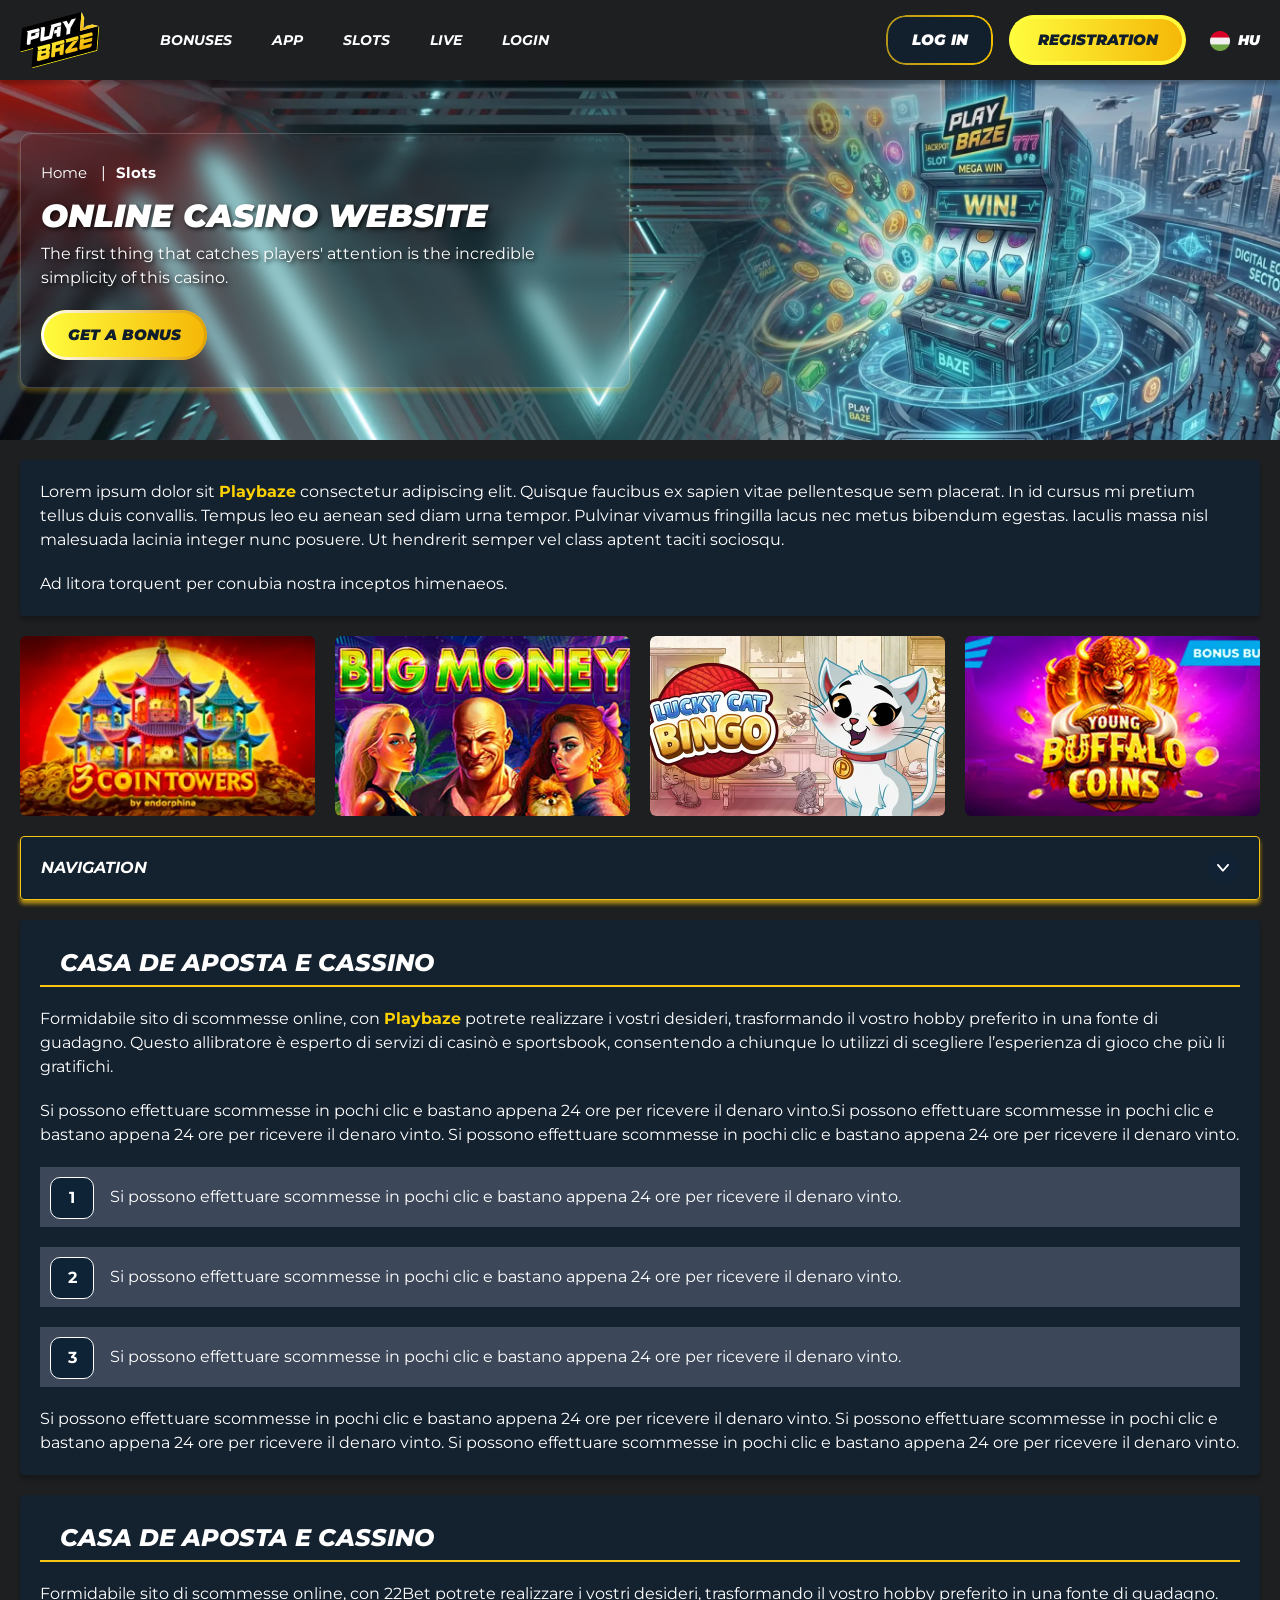
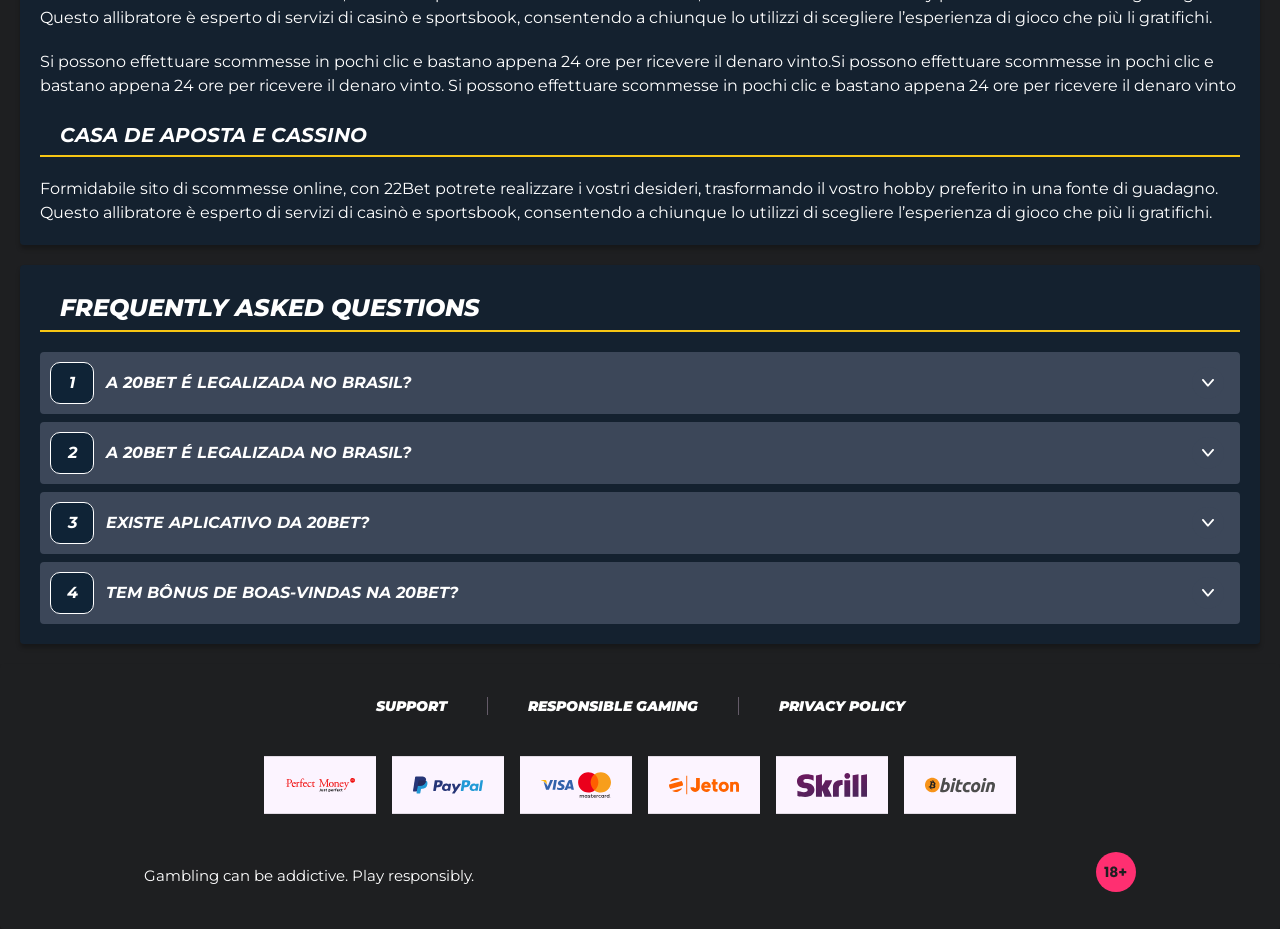
<file: slots.html>
<!DOCTYPE html>
<html lang="hu">
  <head>
    <meta charset="UTF-8" />
   
    <meta name="viewport" content="width=device-width, initial-scale=1.0" />
    <title>Playbaze</title>
    <meta name="description" content />
    <meta property="og:site_name" content />
    <meta property="og:title" content />
    <meta property="og:type" content="website" />
    <meta property="og:url" content />
    <meta property="og:image" content />
    <meta property="og:image:alt" content />
    <meta property="og:locale" content="hu" />
    <meta property="og:description" content />
    <link rel="preconnect" href="https://fonts.googleapis.com" />
    <link rel="preconnect" href="https://fonts.gstatic.com" crossorigin="anonymous" />
   <link href="https://fonts.googleapis.com/css2?family=Open+Sans:ital,wght@0,300..800;1,300..800&display=swap" rel="stylesheet">
<link href="https://fonts.googleapis.com/css2?family=Roboto+Condensed:ital,wght@0,100..900;1,100..900&display=swap" rel="stylesheet"> 
<link href="https://fonts.googleapis.com/css2?family=Montserrat:ital,wght@0,100..900;1,100..900&display=swap" rel="stylesheet">
   <link rel="stylesheet" href="./css/reset.css" />
    <link rel="stylesheet" href="./css/main.css" />
    <link rel="stylesheet" href="./css/media.css"/>
    <link rel="icon" href="./images/Group.png" type="image/x-icon"/>
    <script
    src="https://code.jquery.com/jquery-3.6.1.min.js"
    integrity="sha256-o88AwQnZB+VDvE9tvIXrMQaPlFFSUTR+nldQm1LuPXQ="
    crossorigin="anonymous"
  ></script>
  </head>
  <body>
     <header class="header">
      <section class="content header__content">
        <a href="./index.html" class="logo header__logo"
          ><img src="./images/logo.svg" alt="logo" title
        /></a>
        <button class="header__btn-menu" >
          <svg width="16px" height="16px" viewBox="0 0 16 16" xmlns="http://www.w3.org/2000/svg">
              <rect y="0" width="16" height="3" rx="1.5"></rect>
              <rect y="6.5" width="16" height="3" rx="1.5"></rect>
              <rect y="13" width="16" height="3" rx="1.5"></rect>
            </svg>
        </button>

          <nav class="menu header__menu">
              <ul class="header__menu-list">
            <li>
              <a href="./bonus.html">
                <span>Bonuses</span>
              </a>
            </li>
            <li>
              <a href="./app.html">
                <span>App</span>
              </a>
            </li>
            <li>
              <a href="./slots.html">
                <span>slots</span>
              </a>
            </li>
            <li>
              <a href="./live.html">
                <span>live</span>
              </a>
            </li>
           <li>
              <a href="./login.html">
                <span>login</span>
              </a>
            </li>
          </ul>
            <div class="header__button header__button-menu " >
              <a href="#" class="button  button__login-menu">Log In</a>
              <a href="#" class="button button__menu">Registration </a>
            </div>
           
          </nav>
            <a href="#" class="button button__login">Log In</a>
            <a href="#" class="button button__singup">Registration </a>
            <!-- <div id="clock" class="header__time">00:00</div> -->
            <a href="" class="header__flag">
                <span><img src="./images/flag.png" alt="flag" title /></span>
                <span>hu</span>
              </a>
      </section>
    </header>
     <main class="main home main-page">
        <section class=" hero hero__page">
           
            <div class="background ">
              <img src="./images/slots/bg-slots.webp" alt="hero" title />
              
            </div>
            <div class="hero__wrapper hero__wrapper-page">
              <div class="hero__data hero__data-bonus">
                <ul
                class="breadcrumbs "
                
              >
                <li
                  
                >
                  <a href="#" >
                    <span >Home</span></a
                  >
                 
                </li>
                <li
                  
                >
                  <a href="#" > <span >Slots</span></a>
                 
                </li>
              </ul>
                <h1 class="title general hero__title">
                  Online Casino Website
                </h1>
                 <p class="hero__text">The first thing that catches players' attention is the incredible simplicity of this casino.</p>
               
                <a href="#" class="button  hero__button ">Get a bonus</a>
               
              </div>
             
            </div>
          </section>
      <section class="main__wrap main__wrap-page">
       
       <section class="content__wrapper content__wrapper-page">

         
        
       
          <section class="content article">
            <p>
             Lorem ipsum dolor sit <a href="#">Playbaze</a> consectetur adipiscing elit. Quisque faucibus ex sapien vitae pellentesque sem placerat. In id cursus mi pretium tellus duis convallis. Tempus leo eu aenean sed diam urna tempor. Pulvinar vivamus fringilla lacus nec metus bibendum egestas. Iaculis massa nisl malesuada lacinia integer nunc posuere. Ut hendrerit semper vel class aptent taciti sociosqu.
            </p>
            <p>
             Ad litora torquent per conubia nostra inceptos himenaeos.
            </p>
          </section>
               <section class="content casino">
           
              <ul class="casino__list">
                <li class="casino__item">
                    <div class="casino__wrapper">
                      <img class="casino__img" src="./images/slots/card-slots1.webp" alt="" title>
                    <div class="casino__hover casino__hover-live">
                        
                        <div class="casino-box">
                            
                        <a href="#" class="button  casino__buttons">Play now</a>
                        </div>
                    </div>
                    </div>
                    
                </li>
                <li class="casino__item">
                  <div class="casino__wrapper">
                    <img class="casino__img" src="./images/slots/card-slots2.webp" alt="" title>
                <div class="casino__hover casino__hover-live">
                      
                        <div class="casino-box">
                            
                        <a href="#" class="button  casino__buttons">Play now</a>
                        </div>
                    </div>
                  </div>
                 
              </li>
              <li class="casino__item">
                <div class="casino__wrapper">
                  <img class="casino__img" src="./images/slots/card-slots3.webp" alt="" title>
               <div class="casino__hover casino__hover-live">
                        
                        <div class="casino-box">
                            
                        <a href="#" class="button  casino__buttons">Play now</a>
                        </div>
                    </div>
               
            </li>
             <li class="casino__item">
                <div class="casino__wrapper">
                  <img class="casino__img" src="./images/slots/card-slots4.webp" alt="" title>
               <div class="casino__hover casino__hover-live">
                        
                        <div class="casino-box">
                            
                        <a href="#" class="button  casino__buttons">Play now</a>
                        </div>
                    </div>
               
            </li>
             

              </ul>
         </section>
             
           <section class="content menu-review__content">
              

            
                <div class="menu__review-desk menu__review-content">Navigation</div>
                <ul class="menu__review menu__review-list">
                  <li><a href="#">Lorem ipsum dolor sit</a></li>
                    <li><a href="#">Amet consectetur adipiscing</a></li>
                      <li><a href="#">Quisque faucibus ex sapien vitaeno</a></li>
                        <li><a href="#">Ut hendrerit semper</a></li>
                          <li><a href="#">Pulvinar vivamus fringillas</a></li>
                 
                         <li><a href="#">Ad litora torquent per conubia</a></li>
                </ul>
             
          
          </section>
        
          <section class="content article">
            <h2 class="title high article__title">Casa de Aposta e Cassino</h2>
             
            <p>
             Formidabile sito di scommesse online, con <a href="#">Playbaze</a> potrete realizzare i vostri desideri, trasformando il vostro hobby preferito in una fonte di guadagno. Questo allibratore è esperto di servizi di casinò e sportsbook, consentendo a chiunque lo utilizzi di scegliere l’esperienza di gioco che più li gratifichi.
            </p>
            <p>
             Si possono effettuare scommesse in pochi clic e bastano appena 24 ore per ricevere il denaro vinto.Si possono effettuare scommesse in pochi clic e bastano appena 24 ore per ricevere il denaro vinto. Si possono effettuare scommesse in pochi clic e bastano appena 24 ore per ricevere il denaro vinto.
            </p>
           <ol>
              <li>Si possono effettuare scommesse in pochi clic e bastano appena 24 ore per ricevere il denaro vinto.</li>
              <li>Si possono effettuare scommesse in pochi clic e bastano appena 24 ore per ricevere il denaro vinto.</li>
              <li>Si possono effettuare scommesse in pochi clic e bastano appena 24 ore per ricevere il denaro vinto.</li>
            </ol>
            <p>Si possono effettuare scommesse in pochi clic e bastano appena 24 ore per ricevere il denaro vinto. Si possono effettuare scommesse in pochi clic e bastano appena 24 ore per ricevere il denaro vinto. Si possono effettuare scommesse in pochi clic e bastano appena 24 ore per ricevere il denaro vinto.</p>
          </section>
         
         
           <section class="content article">
            <h2 class="title high article__title">Casa de Aposta e Cassino</h2>
            <p>Formidabile sito di scommesse online, con 22Bet potrete realizzare i vostri desideri, trasformando il vostro hobby preferito in una fonte di guadagno. Questo allibratore è esperto di servizi di casinò e sportsbook, consentendo a chiunque lo utilizzi di scegliere l’esperienza di gioco che più li gratifichi.</p>
            <p>Si possono effettuare scommesse in pochi clic e bastano appena 24 ore per ricevere il denaro vinto.Si possono effettuare scommesse in pochi clic e bastano appena 24 ore per ricevere il denaro vinto. Si possono effettuare scommesse in pochi clic e bastano appena 24 ore per ricevere il denaro vinto</p>
            <h3>Casa de Aposta e Cassino</h3>
            <p>Formidabile sito di scommesse online, con 22Bet potrete realizzare i vostri desideri, trasformando il vostro hobby preferito in una fonte di guadagno. Questo allibratore è esperto di servizi di casinò e sportsbook, consentendo a chiunque lo utilizzi di scegliere l’esperienza di gioco che più li gratifichi.</p>
           </section>

          <section class="content faq">
            <h2 class="title high faq__title">Frequently Asked Questions</h2>
            <ul class="faq__list " >
              <li class="faq__item"  >
                <h3 class="title medium faq__subtitle js-button-expander js-button-expander--faq"  >A 20Bet é legalizada no Brasil?
                 </h3>
                <div  class="faq__answer js-expand-content js-expand-content--faq" >
                  <p  >
                    Sim, a casa de apostas tem licença emitida por Curaçao, que é reconhecida no Brasil e a permite atuar por aqui.
                  </p>
                </div>
              </li>
              <li class="faq__item"  >
                <h3 class="title medium faq__subtitle js-button-expander js-button-expander--faq"  >A 20Bet é legalizada no Brasil?</h3>
                <div class="faq__answer js-expand-content js-expand-content--faq" >
                  <p  >
                    Sim, a casa de apostas tem licença emitida por Curaçao, que é reconhecida no Brasil e a permite atuar por aqui.
                  </p>
                </div>
              </li> 
              <li class="faq__item"  >
                <h3 class="title medium faq__subtitle js-button-expander js-button-expander--faq"  >Existe aplicativo da 20Bet?</h3>
                <div class="faq__answer js-expand-content js-expand-content--faq" >
                  <p  >
                   Sim, disponível para sistemas operacionais iOS e Android.
                  </p>
                </div>
              </li> 
              <li class="faq__item"  >
                <h3 class="title medium faq__subtitle js-button-expander js-button-expander--faq"  >Tem bônus de boas-vindas na 20Bet?</h3>
                <div class="faq__answer js-expand-content js-expand-content--faq" >
                  <p  >
                   O pacote especial para novos usuários da 20Bet paga 100% sobre o primeiro depósito, com limite de 600 BRL.
                  </p>
                </div>
              </li> 
             
            </ul>
          </section>
          
        </section> 
      
        <div class=""  onclick="scrollToTop()">
          <button class="main__arrow" id="scrollToTopBtn"></button>
        </div> 
        
      </section>
    </main> 
  <footer class=" footer ">
      <section class="content footer__content">
        <ul class="footer__menu">
        
         <li><a href="./support.html">Support</a></li>
         <li><a href="./responsible.html">Responsible Gaming</a></li>
         <li><a href="./policy.html">Privacy Policy</a></li>
        
        </ul>
       
          <ul class="footer__cards-list">
           
            <li>
              <a href="#"
                ><img src="./images/footer-img1.svg" alt="cardvisa" title
              /></a>
            </li>
             <li>
              <a href="#"
                ><img src="./images/footer-img2.svg" alt="cardvisa" title
              /></a>
            </li>
              <li>
              <a href="#"
                ><img src="./images/footer-img3.svg" alt="cardvisa" title
              /></a>
            </li>
              <li>
              <a href="#"
                ><img src="./images/footer-img4.svg" alt="cardvisa" title
              /></a>
            </li>
              <li>
              <a href="#"
                ><img src="./images/footer-img5.svg" alt="cardvisa" title
              /></a>
            </li>
              <li>
              <a href="#"
                ><img src="./images/footer-img6.svg" alt="cardvisa" title
              /></a>
            </li>
           
          </ul>
       
        <div class="footer__wrapp">
          <div class="footer__text">
           
            <p>Gambling can be addictive. Play responsibly. 
</p>
           
          </div>
          <div class="footer__age">
            <img src="./images/age.svg" alt="age" title />
          </div>
        </div>
      
      </section>
    </footer>
    <script src="./js/arrowUp.js" defer></script>
    <script src="./js/sidebar.js" defer></script>
    <script src="./js/expander.js" defer></script>
    <script src="./js/mobile-menu.js" defer></script>
    <!-- <script src="./js/clock.js" defer></script> -->
  </body>
</html>
</file>
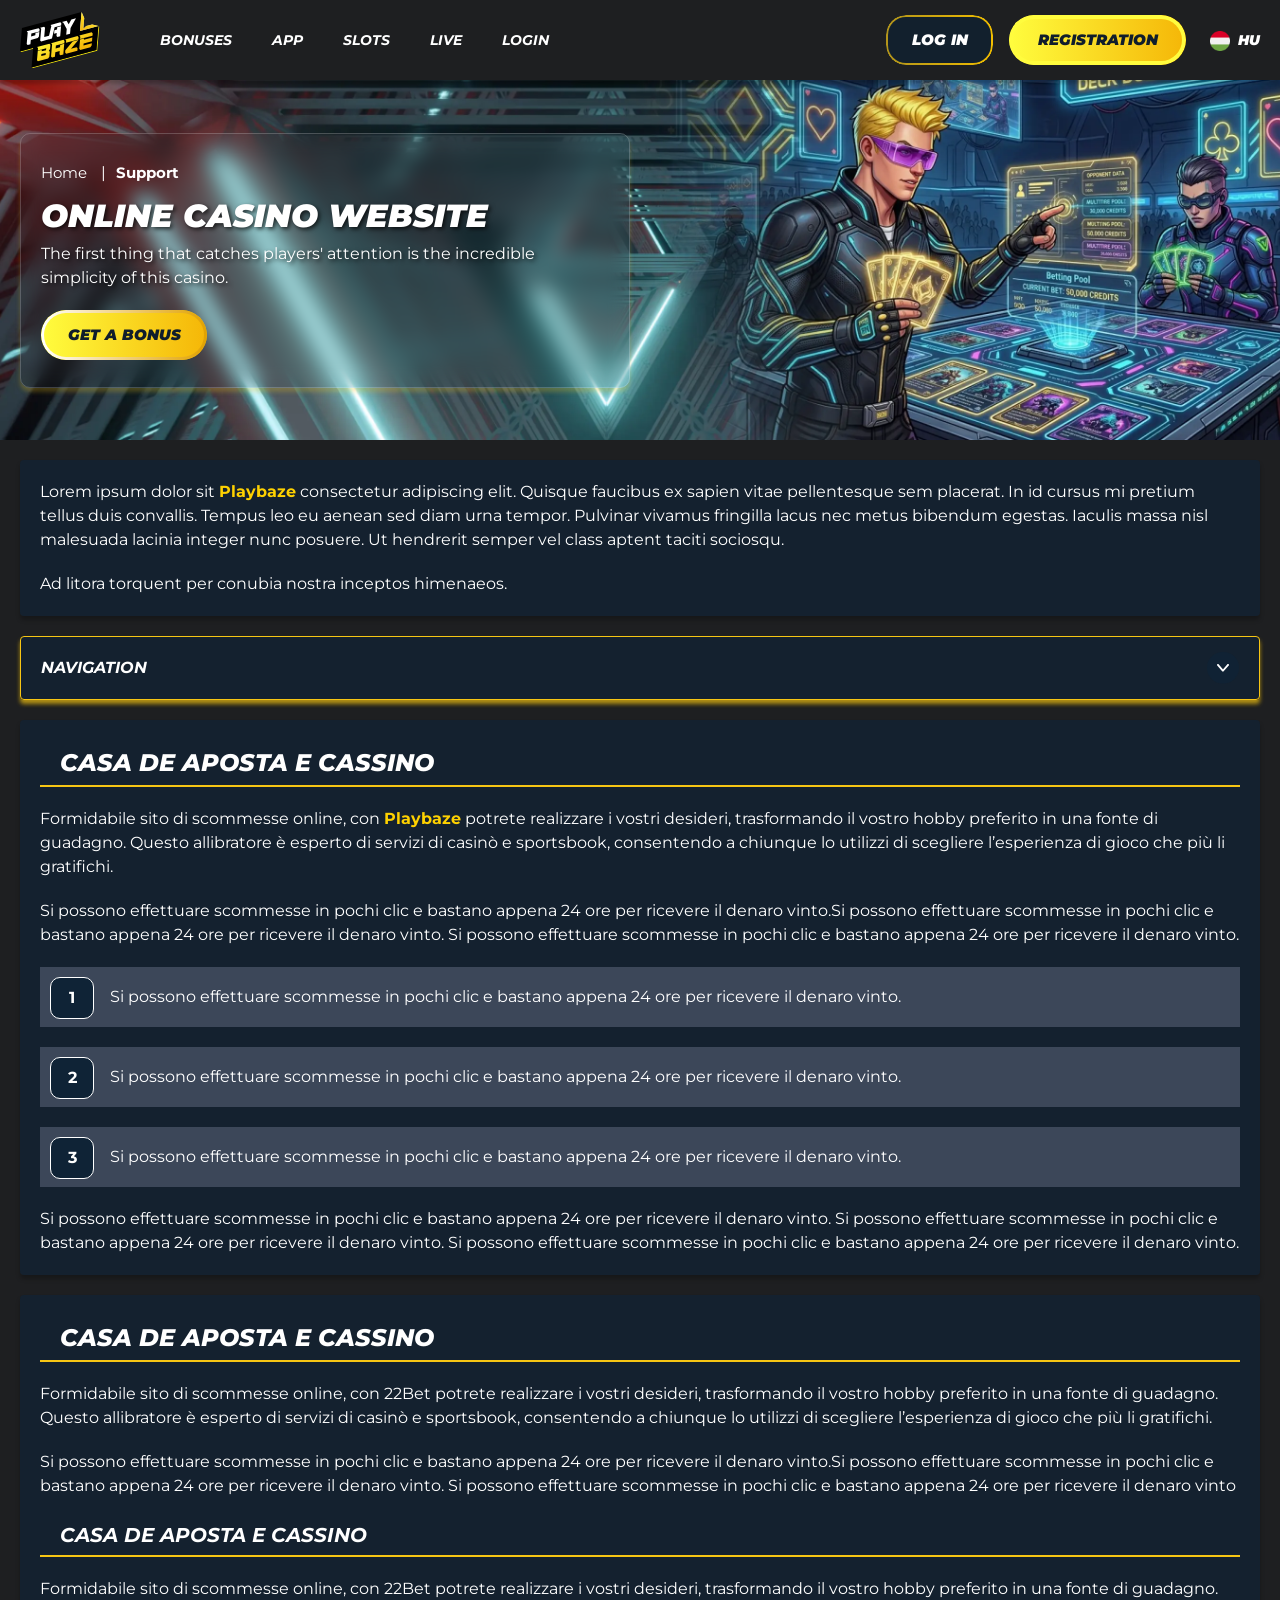
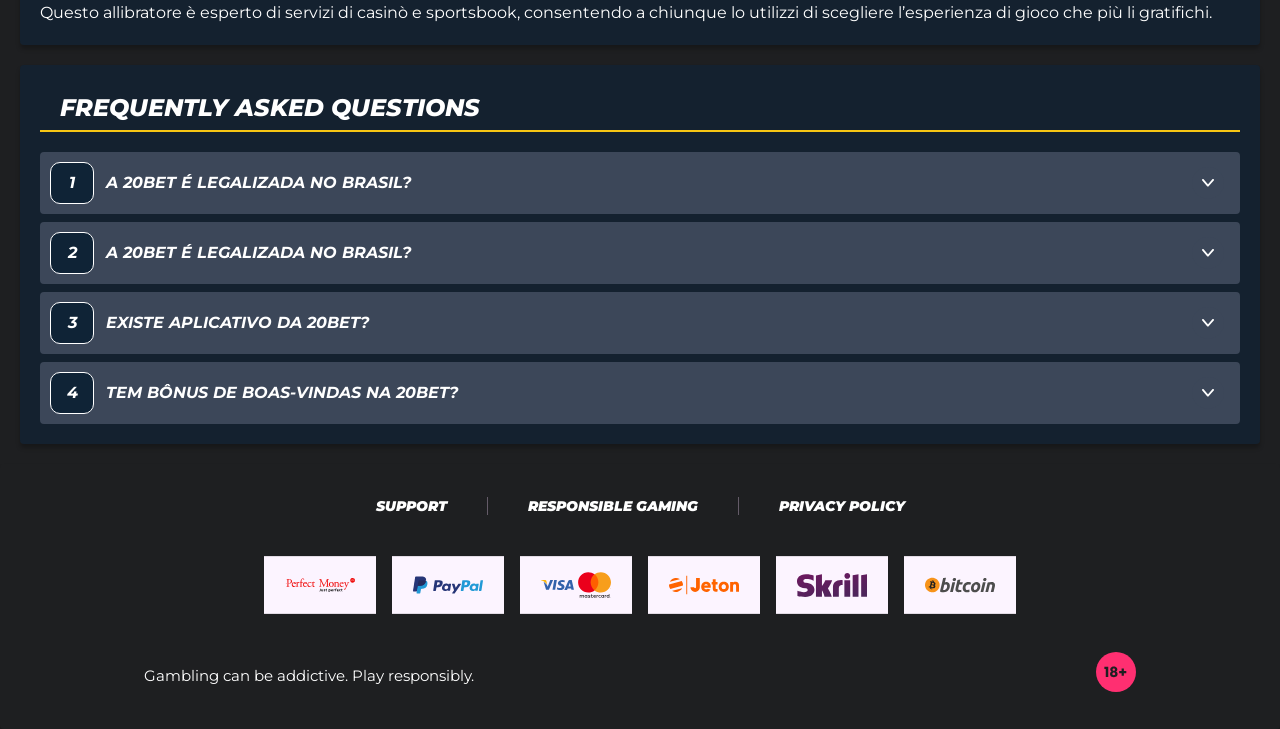
<file: support.html>
<!DOCTYPE html>
<html lang="hu">
  <head>
    <meta charset="UTF-8" />
   
    <meta name="viewport" content="width=device-width, initial-scale=1.0" />
    <title>Playbaze</title>
    <meta name="description" content />
    <meta property="og:site_name" content />
    <meta property="og:title" content />
    <meta property="og:type" content="website" />
    <meta property="og:url" content />
    <meta property="og:image" content />
    <meta property="og:image:alt" content />
    <meta property="og:locale" content="hu" />
    <meta property="og:description" content />
    <link rel="preconnect" href="https://fonts.googleapis.com" />
    <link rel="preconnect" href="https://fonts.gstatic.com" crossorigin="anonymous" />
   <link href="https://fonts.googleapis.com/css2?family=Open+Sans:ital,wght@0,300..800;1,300..800&display=swap" rel="stylesheet">
<link href="https://fonts.googleapis.com/css2?family=Roboto+Condensed:ital,wght@0,100..900;1,100..900&display=swap" rel="stylesheet"> 
<link href="https://fonts.googleapis.com/css2?family=Montserrat:ital,wght@0,100..900;1,100..900&display=swap" rel="stylesheet">
   <link rel="stylesheet" href="./css/reset.css" />
    <link rel="stylesheet" href="./css/main.css" />
    <link rel="stylesheet" href="./css/media.css"/>
    <link rel="icon" href="./images/Group.png" type="image/x-icon"/>
    <script
    src="https://code.jquery.com/jquery-3.6.1.min.js"
    integrity="sha256-o88AwQnZB+VDvE9tvIXrMQaPlFFSUTR+nldQm1LuPXQ="
    crossorigin="anonymous"
  ></script>
  </head>
  <body>
     <header class="header">
      <section class="content header__content">
        <a href="./index.html" class="logo header__logo"
          ><img src="./images/logo.svg" alt="logo" title
        /></a>
        <button class="header__btn-menu" >
          <svg width="16px" height="16px" viewBox="0 0 16 16" xmlns="http://www.w3.org/2000/svg">
              <rect y="0" width="16" height="3" rx="1.5"></rect>
              <rect y="6.5" width="16" height="3" rx="1.5"></rect>
              <rect y="13" width="16" height="3" rx="1.5"></rect>
            </svg>
        </button>

          <nav class="menu header__menu">
              <ul class="header__menu-list">
            <li>
              <a href="./bonus.html">
                <span>Bonuses</span>
              </a>
            </li>
            <li>
              <a href="./app.html">
                <span>App</span>
              </a>
            </li>
            <li>
              <a href="./slots.html">
                <span>slots</span>
              </a>
            </li>
            <li>
              <a href="./live.html">
                <span>live</span>
              </a>
            </li>
           <li>
              <a href="./login.html">
                <span>login</span>
              </a>
            </li>
          </ul>
            <div class="header__button header__button-menu " >
              <a href="#" class="button  button__login-menu">Log In</a>
              <a href="#" class="button button__menu">Registration </a>
            </div>
           
          </nav>
            <a href="#" class="button button__login">Log In</a>
            <a href="#" class="button button__singup">Registration </a>
            <!-- <div id="clock" class="header__time">00:00</div> -->
            <a href="" class="header__flag">
                <span><img src="./images/flag.png" alt="flag" title /></span>
                <span>hu</span>
              </a>
      </section>
    </header>
     <main class="main home main-page">
        <section class=" hero hero__page">
           
            <div class="background  background-page">
              <img src="./images/layout-images/bg-support.webp" alt="hero" title />
              
            </div>
            <div class="hero__wrapper hero__wrapper-page">
              <div class="hero__data hero__data-bonus">
                <ul
                class="breadcrumbs "
                
              >
                <li
                  
                >
                  <a href="#" >
                    <span >Home</span></a
                  >
                 
                </li>
                <li
                  
                >
                  <a href="#" > <span >Support</span></a>
                 
                </li>
              </ul>
                <h1 class="title general hero__title">
                  Online Casino Website
                </h1>
                 <p class="hero__text">The first thing that catches players' attention is the incredible simplicity of this casino.</p>
               
                <a href="#" class="button  hero__button ">Get a bonus</a>
               
              </div>
             
            </div>
          </section>
      <section class="main__wrap main__wrap-page">
       
       <section class="content__wrapper content__wrapper-page">

         
        
       
          <section class="content article">
            <p>
             Lorem ipsum dolor sit <a href="#">Playbaze</a> consectetur adipiscing elit. Quisque faucibus ex sapien vitae pellentesque sem placerat. In id cursus mi pretium tellus duis convallis. Tempus leo eu aenean sed diam urna tempor. Pulvinar vivamus fringilla lacus nec metus bibendum egestas. Iaculis massa nisl malesuada lacinia integer nunc posuere. Ut hendrerit semper vel class aptent taciti sociosqu.
            </p>
            <p>
             Ad litora torquent per conubia nostra inceptos himenaeos.
            </p>
          </section>
           <section class="content menu-review__content">
              

            
                <div class="menu__review-desk menu__review-content">Navigation</div>
                <ul class="menu__review menu__review-list">
                  <li><a href="#">Lorem ipsum dolor sit</a></li>
                    <li><a href="#">Amet consectetur adipiscing</a></li>
                      <li><a href="#">Quisque faucibus ex sapien vitaeno</a></li>
                        <li><a href="#">Ut hendrerit semper</a></li>
                          <li><a href="#">Pulvinar vivamus fringillas</a></li>
                 
                         <li><a href="#">Ad litora torquent per conubia</a></li>
                </ul>
             
          
          </section>
        
          <section class="content article">
            <h2 class="title high article__title">Casa de Aposta e Cassino</h2>
             
            <p>
             Formidabile sito di scommesse online, con <a href="#">Playbaze</a> potrete realizzare i vostri desideri, trasformando il vostro hobby preferito in una fonte di guadagno. Questo allibratore è esperto di servizi di casinò e sportsbook, consentendo a chiunque lo utilizzi di scegliere l’esperienza di gioco che più li gratifichi.
            </p>
            <p>
             Si possono effettuare scommesse in pochi clic e bastano appena 24 ore per ricevere il denaro vinto.Si possono effettuare scommesse in pochi clic e bastano appena 24 ore per ricevere il denaro vinto. Si possono effettuare scommesse in pochi clic e bastano appena 24 ore per ricevere il denaro vinto.
            </p>
           <ol>
              <li>Si possono effettuare scommesse in pochi clic e bastano appena 24 ore per ricevere il denaro vinto.</li>
              <li>Si possono effettuare scommesse in pochi clic e bastano appena 24 ore per ricevere il denaro vinto.</li>
              <li>Si possono effettuare scommesse in pochi clic e bastano appena 24 ore per ricevere il denaro vinto.</li>
            </ol>
            <p>Si possono effettuare scommesse in pochi clic e bastano appena 24 ore per ricevere il denaro vinto. Si possono effettuare scommesse in pochi clic e bastano appena 24 ore per ricevere il denaro vinto. Si possono effettuare scommesse in pochi clic e bastano appena 24 ore per ricevere il denaro vinto.</p>
          </section>
         
         
           <section class="content article">
            <h2 class="title high article__title">Casa de Aposta e Cassino</h2>
            <p>Formidabile sito di scommesse online, con 22Bet potrete realizzare i vostri desideri, trasformando il vostro hobby preferito in una fonte di guadagno. Questo allibratore è esperto di servizi di casinò e sportsbook, consentendo a chiunque lo utilizzi di scegliere l’esperienza di gioco che più li gratifichi.</p>
            <p>Si possono effettuare scommesse in pochi clic e bastano appena 24 ore per ricevere il denaro vinto.Si possono effettuare scommesse in pochi clic e bastano appena 24 ore per ricevere il denaro vinto. Si possono effettuare scommesse in pochi clic e bastano appena 24 ore per ricevere il denaro vinto</p>
            <h3>Casa de Aposta e Cassino</h3>
            <p>Formidabile sito di scommesse online, con 22Bet potrete realizzare i vostri desideri, trasformando il vostro hobby preferito in una fonte di guadagno. Questo allibratore è esperto di servizi di casinò e sportsbook, consentendo a chiunque lo utilizzi di scegliere l’esperienza di gioco che più li gratifichi.</p>
           </section>

          <section class="content faq">
            <h2 class="title high faq__title">Frequently Asked Questions</h2>
            <ul class="faq__list " >
              <li class="faq__item"  >
                <h3 class="title medium faq__subtitle js-button-expander js-button-expander--faq"  >A 20Bet é legalizada no Brasil?
                 </h3>
                <div  class="faq__answer js-expand-content js-expand-content--faq" >
                  <p  >
                    Sim, a casa de apostas tem licença emitida por Curaçao, que é reconhecida no Brasil e a permite atuar por aqui.
                  </p>
                </div>
              </li>
              <li class="faq__item"  >
                <h3 class="title medium faq__subtitle js-button-expander js-button-expander--faq"  >A 20Bet é legalizada no Brasil?</h3>
                <div class="faq__answer js-expand-content js-expand-content--faq" >
                  <p  >
                    Sim, a casa de apostas tem licença emitida por Curaçao, que é reconhecida no Brasil e a permite atuar por aqui.
                  </p>
                </div>
              </li> 
              <li class="faq__item"  >
                <h3 class="title medium faq__subtitle js-button-expander js-button-expander--faq"  >Existe aplicativo da 20Bet?</h3>
                <div class="faq__answer js-expand-content js-expand-content--faq" >
                  <p  >
                   Sim, disponível para sistemas operacionais iOS e Android.
                  </p>
                </div>
              </li> 
              <li class="faq__item"  >
                <h3 class="title medium faq__subtitle js-button-expander js-button-expander--faq"  >Tem bônus de boas-vindas na 20Bet?</h3>
                <div class="faq__answer js-expand-content js-expand-content--faq" >
                  <p  >
                   O pacote especial para novos usuários da 20Bet paga 100% sobre o primeiro depósito, com limite de 600 BRL.
                  </p>
                </div>
              </li> 
             
            </ul>
          </section>
          
        </section> 
      
        <div class=""  onclick="scrollToTop()">
          <button class="main__arrow" id="scrollToTopBtn"></button>
        </div> 
        
      </section>
    </main> 
   <footer class=" footer ">
      <section class="content footer__content">
        <ul class="footer__menu">
        
         <li><a href="./support.html">Support</a></li>
         <li><a href="./responsible.html">Responsible Gaming</a></li>
         <li><a href="./policy.html">Privacy Policy</a></li>
        
        </ul>
       
          <ul class="footer__cards-list">
           
            <li>
              <a href="#"
                ><img src="./images/footer-img1.svg" alt="cardvisa" title
              /></a>
            </li>
             <li>
              <a href="#"
                ><img src="./images/footer-img2.svg" alt="cardvisa" title
              /></a>
            </li>
              <li>
              <a href="#"
                ><img src="./images/footer-img3.svg" alt="cardvisa" title
              /></a>
            </li>
              <li>
              <a href="#"
                ><img src="./images/footer-img4.svg" alt="cardvisa" title
              /></a>
            </li>
              <li>
              <a href="#"
                ><img src="./images/footer-img5.svg" alt="cardvisa" title
              /></a>
            </li>
              <li>
              <a href="#"
                ><img src="./images/footer-img6.svg" alt="cardvisa" title
              /></a>
            </li>
           
          </ul>
       
        <div class="footer__wrapp">
          <div class="footer__text">
           
            <p>Gambling can be addictive. Play responsibly. 
</p>
           
          </div>
          <div class="footer__age">
            <img src="./images/age.svg" alt="age" title />
          </div>
        </div>
      
      </section>
    </footer>
    <script src="./js/arrowUp.js" defer></script>
    <script src="./js/sidebar.js" defer></script>
    <script src="./js/expander.js" defer></script>
    <script src="./js/mobile-menu.js" defer></script>
    <!-- <script src="./js/clock.js" defer></script> -->
  </body>
</html>
</file>
<file: css/main.css>
html{
    -webkit-text-size-adjust: 100%;
    scroll-behavior: smooth;
  }
  
  body {
      display: block;
      position: relative;
      width: 100%;
   background: #1E1F21;

font-family: 'Montserrat', sans-serif;

      font-size: 16px;
      font-weight: 400;
      line-height: 150%;
      text-align: left;
      color: #FFFFFF;
      overflow-x: hidden;
    }
  
    
    .content {
      display: block;
      position: relative;
      width: 100%;
      max-width: 1020px;
      max-width: 100%;
      /* overflow: hidden; */
      border-radius: 4px;
    background: #0F2336AD;
box-shadow: 0px 4px 4px 0px #00000040;

      padding: 20px;
      margin: 0 auto 20px auto;
    }
    
    h1,
    h2,
    h3,
    h4,
    .title {
      display: block;
      position: relative;
      font-size: 32px;
      font-weight: 900;
      line-height: 100%;
      text-align: center;
      color: #FFFFFF;
      font-style: italic;
    }
    
    h1,
    .title.general {
      text-transform: uppercase;
    }
    
    h2,
    .title.high {
      display: flex;
      align-items: center;
      justify-content: flex-start;
      font-size: 24px;
      font-weight: 800;
      line-height: 100%;
      color: #FFFFFF;
      text-transform: uppercase;
      border-bottom: 2px solid #F7C614;
padding: 10.5px 20px;

    }

    
    h3,
    title.medium {
      font-size: 20px;
      line-height: 100%;
      font-weight: 700;
      text-align:left;
    color: #FFFFFF;
      text-transform: uppercase;
      border-bottom: 2px solid #F7C614;
padding: 10.5px 20px;
    }
    
    article > *,
    .article > *,
    .desk > * {
      margin-top: 20px;
    }
    
    article > *:first-child,
    .article > *:first-child,
    .desk > *:first-child {
      margin-top: 0 !important;
    }
    
    article > h2,
    .article > h2,
    .desk > h2 {
      margin-top: 32px;
    }
    
    article > h3,
    .article > h3,
    .desk > h3 {
      margin-top: 16px;
    }
    
    .button {
      
      position: relative;
    display: inline-block;
      min-width: 166px;
      height: 50px;
      border-radius: 97.5px;
 background: linear-gradient(90deg, #FFFD3E 0%, #F5B607 100%);

      overflow: hidden;
      font-size: 15px;
      font-weight: 900;
      line-height: 22px;
      text-align: center;
      text-decoration: none;
      text-transform: uppercase;
      color:#101D2C;
      white-space: nowrap;
      cursor: pointer;
      padding: 14px 24px;
      margin: 0 auto;
    font-style: italic;
      transition: all 0.5s;
    }

    .button::after,.banner__btn::after{
 content: ''; 
  display: block;
  position: absolute; 
  top: 0;
  left: 0;
  right: 0;
  bottom: 0;
  padding: 3px;
background: linear-gradient(90deg, #FFFFFF 0%, #E1A200 100%);
mask: linear-gradient(#fff 0 0) content-box, linear-gradient(#fff 0 0);
    -webkit-mask-composite: destination-out;
  border-radius: 97.5px; 
  mask-composite: exclude;
    }
    .banner__btn::after{
      border-radius: 4px;
     background: linear-gradient(90deg, #FFFC3E 0%, #FFFC3E 100%);
padding: 4px;

    }

    
    .button:hover {
      transform: scale(1.1);

    }
    
    
    .header,
    .main ,.footer {
      display: flex;
      position: relative;
      justify-content: space-between;
      align-items: center;
     
      max-width: 1440px;
      max-width: 100%;
      
      margin: 0 auto;
    }
    
    .background{
      display: block;
      position: absolute;
      bottom: 0;left: 0;
      height: 100%;
      width: 100%;
      overflow: hidden;
    }
    
    .background img{
      position: relative;
      width: 100%;height: 100%;object-fit: cover;
      
    }

    .background-page img{
      border-radius: 0;
    }
    
    .images img{
      border-radius: 4px;
      width: 100%;
      height: 100%;
      overflow: hidden;
      display: block;
    }

    .faq {
      overflow-anchor: none;
    }
    
    /* -------------------HEADER---------------- */
    .header {
      position: fixed;
      top: 0;
      left: 0;
      right: 0;
      width: 100%;
      z-index: 100;
    background: #1E1F21;

    }
    
    .header__content {
      position: relative;
      display: flex;
      flex-direction: row;
      align-items: center;
      justify-content: space-between;
      max-width: 1300px;
      max-height: 80px;
      border-radius: 0;
    background: #1E1F21;

      padding: 16px 30px;
      margin: 0 auto;
    }
    
    .logo {
      display: block;
      position: relative;
      flex: 0 0 80px;
      margin-right: 40px;
    }
    
    .logo img {
      display: block;
      position: relative;
      width: auto;
      max-height: 56px;
    }
    
    .logo:hover{
      transform: scale(1.1);
    }
    .header__menu {
      display: flex;
      white-space: nowrap;
      max-height: calc(100vh - 70px);
    /* overflow-y: auto; */
    }
    
    
    
    .header__menu-list {
      display: flex;
      justify-content: center;
      align-items: center;
      white-space: nowrap;
      flex: 1 1 auto;
/*       
     background: #274B50;
      border-radius: 50px; */
     


    }
    .header__menu-list li {
      display: block;
      padding:  13px 20px;
    }
    
    .header__menu-list li a {
      display: inline-flex;
      position: relative;
      align-items: center;
      font-weight: 700;
      font-style: italic;
      font-size: 14px;
      line-height: 20px;
      text-transform: uppercase;
      color:#FFFFFF;
      transition: all 0.5s;
     
    }
    
    .header__menu-list li:hover a {
   color: #FED100;
    }
    
    .menu a{
      display: none;
    }
    
  
    span {
      display: inline-block;
    }
    
    .header__menu-list a img,
    .header__flag img {
      width: 20px;
      height: 20px;
      vertical-align: middle;
    }
    
    /* .header__menu-list a span:last-child {
      margin-left: 16px;
    } */
    
    .header__flag span:first-child {
      flex: 0 1 20px;
      margin-right: 8px;
      
    }

    .header__menu-wrap {
    display: none;
    display: block;
    position: absolute;
    left: 0;
    top: 55px;
    min-width: 120px;
    height: auto;
    background: #102C30;
    border-radius: 6px;
    padding: 8px 16px;
    z-index: 100;
    overflow-y: hidden;
}

.header__menu-wrap ul{
  display: flex;
  flex-direction: column;
  gap: 8px;
}
.header__menu-wrap ul li{
  padding: 0;
}

.header__menu-wrap ul li:hover{
  background: none;
  
}
/* .header__menu-list li:first-child a ,.header__menu-list li:nth-child(3) a{
    position: relative;
    padding-right: 25px;
} */

.header__menu-list .header__menu-item {
    display: none;
}

.header__menu-list li:first-child .header__menu-item {
    padding-left: 0;
}


.header__menu-list > li {
  position: relative;
}

/* .header__menu-wrap ul li:nth-last-child(-n+4){
  display: block;
}

.header__menu-list li:nth-last-child(-n+5) {
    display: none;
} */

.header__menu-list li .header__menu-wrap ul li a{
  color:#FFFFFF !important;
  padding-right: 12px;
}

.header__menu-list li .header__menu-wrap ul li a:hover{
text-decoration: underline !important;
}

.header__menu-list li .header__menu-wrap ul li a::after{
  display: none;
}

.header__menu-wrap.js-expand-content.expanded {
  height: auto;
}
/* .header__menu-list li:first-child a::after, .header__menu-list li:nth-child(3) a::after{
  content: '';
  display: block;position: absolute;
  width: 20px;height: 20px;
  right: 0;
  top: 50%;
  transform: translateY(-50%);
  background: url(../images/menu-arrowDown.svg) no-repeat center center / contain;
  transition: transform 0.5s ease;
}

.header__menu-list li:first-child.active a::after,.header__menu-list li:nth-child(3).active a::after{
transform: translateY(-50%) rotate(180deg);
}

.header__menu-list li:first-child:hover a::after,.header__menu-list li:nth-child(3):hover a::after{
transform: translateY(-50%) rotate(180deg);
} */

li.active .header__menu-wrap{
display: flex;
  gap: 8px;
}
    .header__flag {
      display: flex
;
    align-items: center;
      margin-left: 24px;
      font-weight: 900;
      font-size: 14px;line-height: 20px;
      font-style: italic;
      color:#ffffff;
      text-transform: uppercase;
    }

    .button__login{
        margin-left: auto;
    }

    .button__login{
      line-height: 22px;
        min-width: 107px;
       
        color: #FFFFFF;
      background: #12202D;
border-radius: 20px;
        padding: 14px 24px;
        margin: 0 16px 0 auto;
    }

    .button__login::after, .button__singup::after{
 content: ''; 
  display: block;
  position: absolute; 
  top: 0;
  left: 0;
  right: 0;
  bottom: 0;
  padding: 2px;
background: linear-gradient(270deg, #F1BD00 0%, rgba(247, 198, 20, 0.7) 100%);;
mask: linear-gradient(#fff 0 0) content-box, linear-gradient(#fff 0 0);
    -webkit-mask-composite: destination-out;
  border-radius: 20px; 
  mask-composite: exclude;
    }
    

.button__singup::after{
background: linear-gradient(90deg, #FFFC3E 0%, #FFFC3E 100%);
padding: 4px;
border-radius: 97px;
  }
   
 
 .button__singup{
  line-height: 22px;
  min-width: 177px;
 
  padding: 14px 24px;
background: linear-gradient(90deg, #FFFD3E 0%, #F5B607 100%);

    margin: 0;
 }


    
    .header__btn-menu{
      display: block;
      flex: 0 1 auto;
      min-width: 0;
      border:1px solid #ffffff; 
      border-radius: 10px;
   background: #1E1F21;

      padding: 12px;
      margin-left: 12px;
      order: 3;
     
      
    }
    
    
    svg {
      position: relative;
      fill: #ffffff;
      line-height: 1;
      vertical-align: 1;
    }
      .header__time{
        color:#FFFFFF;
        position: relative;
        padding-left: 28px;
        margin-left: 24px;
    }
     
       .header__time::before{
      content: '';
      display: block;position: absolute;
      top: 50%;
      transform: translateY(-50%);
      width: 18px;height: 18px;
      left: 1px;
      background: url(../images/clock.svg) no-repeat center center / contain;
    } 

     
    
    
    /* ------------------ MAIN------------- */
    .main.home{
      display: flex;
     
    }
    
    .main__wrap {
      display: flex;
      position: relative;
      flex: 1 1 100%;
      justify-content: center;
      align-items: stretch;
      max-width: 1300px;
      padding: 20px 30px;
      margin: 0 auto;
    }
    
    
    
   
    .menu__review-content::after {
      content: "";
      position: absolute;
      right: 20px;
      top:50%;
      transform: translateY(-50%);
      width:32px;
      height:32px;
     background: url(../images/sidebar-arrowDown.svg) no-repeat center center / contain;
      transition:  all 0.5s;
    }

   
    
   
    
    .menu__review-content.active::after {
    
      transform: translateY(-50%) rotate(180deg);
    }
    
    .menu-review__content{
     /* overflow: hidden; */
      padding: 0;
      margin-bottom: 20px;
    
    
    }
  
    .menu__review-content{
      position: relative;
      padding:19px 60px 19px 20px;
      color:#ffffff;
      font-style: italic;
      font-weight: 700;
      border-radius: 4px ;
      text-transform: uppercase;
border: 1px solid #F7C614;
box-shadow: 0px 4px 4px 0px #F7C614B2;

    }

   .menu__review-content.active{
    border-top: none;
    border-left: none;
    border-right: none;
   }
    .menu__review li a {
     color: #ffffff;
      position: relative;
      display: flex;
       font-size: 15px;
    }
  
    .menu__review li:hover a{
      color:#FED100;
      font-weight: 700;
     
      
    }

    .menu__review li:hover{
      /* border-left: 2px solid #054146; */
     
    }
   
   
     
    .menu__review.active{
      display: block;
      background: #1E1F216E;

      border-radius: 0 0 4px 4px;
    }
    .menu__review-list{
      padding: 0;
    }
    .menu__review-list li{
      padding: 8px 16px;
      border-bottom: 1px solid #015F6033;
    }
    .content__wrapper {
      
    
      flex: 0 1 100% ;
    }

    
  
      
    /* -----------hero ----------- */
    .content__wrapper{
      position: relative;
       
     
    
    }
    
    .hero{
      padding: 0;
      min-height: 360px;
      display: flex;
      background:none;
  
      align-items: center;
      padding: 24px 24px 24px 0;
  }
    
    .hero__wrapper {
     
      display: flex;
      align-items: center;
     
    }
    
 

    .hero__data{
    display: block;
      position: relative;
        max-width: 610px;
        text-align: left;
      padding: 25px; 
     
 box-shadow: 0px 4px 4px 0px #F7C61440;
backdrop-filter: blur(10px);
      border-radius: 10px;
      
      border: 1px solid rgba(255,255,255,0.2);
      
    }
    
    .hero__title{
      margin-bottom: 10px;
      text-align: left;
     font-style : italic;
     text-shadow: 2px 2px 4px rgba(0, 0, 0, 0.7);
    }
  
    .hero__data p{
      color:#ffffff;
      font-weight: 400;
      text-transform: none;
      margin-bottom: 20px;
      text-shadow: 2px 2px 4px rgba(0, 0, 0, 0.8);
    }
    
    
    .hero__rating {
      display: flex;
      font-weight: 700;
      align-items: center;
      justify-content: flex-start;
      text-transform: uppercase;
      color:#ffffff;
      margin-bottom: 20px;
      text-shadow: 2px 2px 4px rgba(0, 0, 0, 0.7);
    }
    
    .hero__rating p{
       text-transform: uppercase;
     margin-right: 10px;
     margin-bottom: 0;
    
     
    }
    .hero__button{
      display: inline-block;
    
      
      
      
      
    }

    .hero__data  li:nth-child(1) span{
      font-weight: 400;
      padding-left: 0;
    }
    .hero__data span{
      font-size: 15px;
      font-weight: 700;
      line-height: 18px;
     
        color:#FFFFFF;
        white-space: nowrap;
    }

    
    
   .hero__data .hero__span{
      font-weight: 400;
      font-size: 12px;line-height: 18px;
      color:#ffffff;
    }
    
    
    
 

/* ------------features------ */
.features{
  padding: 0;
  background: transparent;
}
  
.features__wrap {
  display: flex;
  gap:20px;
}
.features__list,
.features__table {
 
  
  border-radius: 6px;
  

}

.features__title{
  margin-bottom: 16px;

}

.features__list li {
  display: flex;
  gap: 8px;
  position: relative;
   padding: 8px 16px ;
}

/* .features__list li + li,
.features__table tr + tr {
  margin-top: 8px;
} */

.features__table tr,.features__list li{
/* background: #FFFFFF;

border-radius: 6px; */
  color:#3C404B;
}


.features__table {
border-collapse: separate;
display: flex;
width: 100%;
gap: 20px;
}

.features__table tbody{
  width: 100%;display: grid;
  grid-template-columns: repeat(1,1fr);
 gap: 20px;
}

.features__table tr {
  font-weight: 700;
  display: flex;
  flex-direction: row;
  align-items: center;
  text-align: left;
  gap: 10px;
  text-transform: none;
  padding: 12px 16px;
 color: #ffffff;
background: #24324954;
border: 1px solid #F7C614;
border-radius: 8px;

}




.features__table tr td:last-child{
  font-weight: 400;
  padding-left: 0;

 

}

.features__table tr td:first-child{
  font-weight: 700;
  text-transform: none;
  color: #ffffff;
 
}

.features__table td {
  width: 100%;
}



/* -------------banner---------------- */

.banner {
  display: flex;
  align-items: center;
  justify-content:flex-start;
  overflow: hidden;
  width: 100%;
  min-height: 380px;
  padding:  20px 20px 20px 70px;
  background: transparent;
    border-radius: 6px;
    margin-bottom: 20px;

  
}

.banner__info {
  display: flex;
 background: #1E2A38A6;
box-shadow: 0px 4px 4px 0px #F7C61440;
backdrop-filter: blur(5px);
  flex-direction: column;
  align-items: center;
  position: relative;
  max-width: 570px;

  text-align: center;
 
  border-radius: 4px;
  padding: 20px;
}

.banner .banner__title-main {
  flex-direction: column;
  align-items:center;
  width: auto;
 font-style: italic;
  font-weight: 900;
  line-height: 120%;
    font-size: 36px;
  width: 100%;
  color: #FFFFFF;
  border: none;
  padding: 0;
  text-align: center;
  text-transform: uppercase;
  margin-bottom: 8px;
  padding-left: 0;
  padding-right: 0;
  border-left: none;
}

.banner .banner__title::after,.banner .banner__title-main::before, .banner .banner__title-main::after {
  display: none;
  
}

.banner__subtitle{
  position: relative;
  color: #FFFFFF;
  font-size: 24px;
  line-height: 150%;
  font-weight: 400;
  text-align: center;
  text-transform: uppercase;
  margin-bottom:30px ;
  
}



.banner__button {
  
 margin-left:auto;
}



   
        /* ----------------review------------- */
    
      
        .article {
          display: flex;
          flex-direction: column;
        }
        .article ul li{
          position: relative;
          padding-left: 15px;
          display: flex;align-items: center;
          
        }
    
        .article ul li + li,.article ol li + li{
          margin-top: 20px;
        }
    
        .article ul li::before{
          content:'';
          position: absolute;
          left: 10px;
          top:50%;
          transform: translateY(-50%);
          
          border-radius: 10px;
          background: #0F2336;
border: 1px solid #FFFFFF;
width: 42px;
height: 40px;

        }

        .article ul li::after{
           content:'';
          position: absolute;
          left: 10px;
          top:50%;
          transform: translateY(-50%);
          width: 4px;height: 4px;border-radius: 50%;
          background:#FFFFFF ;
          left: 30px;
          
        }

        .article-page ul li::before{

          background:#054146;
        }

       

       
    
    
        .article  .button{
          margin: 20px auto 0 auto;
          

        }

        .article__background .article__button:hover{
          background: #2E9344;

        }
  
    

        .article a:not(.button){
            color:#FED100; 
            font-weight: 700;
        }

        /* для нумерованного списка */

.article ol,.faq {
  counter-reset: ol;
  position: relative;
  
}

.article ol li ,.faq__subtitle{
  counter-increment: ol;
   display: flex;
   align-items: flex-start;
  position: relative; 
  padding-left: 20px;}

.article ol li::before,.faq__subtitle::before {
  content: counter(ol) "  "; 
  display: inline-block;
  position: absolute;
  font: inherit;
   
          border-radius: 10px;
  font-weight: 700;
  color: #ffffff;
  left: 10px;
 background: #0F2336;
border: 1px solid #FFFFFF;
width: 42px;
height: 40px;
top: 10px;
display: flex;justify-content: center;align-items: center;
}

.article ol li ,.article ul li {
  background: #3C4759;
padding: 18px 10px 18px 70px;

}
/*  */
    
        /* ------------sidebar-right----------- */
    
        .menu__casino{
          display: flex;
          flex-wrap: wrap;
          gap:8px;
          align-items: center;
          padding: 8px;
        }
    
        .menu__casino li a{
          border-radius: 10px;
          overflow: hidden;
        }
  
        .menu__casino li a img{
          display: block;
          border-radius: 12px;
        }
    
    
        .main__sidebar-right{
          margin-bottom: 0;
        }
      /* --------------rating------------------- */
      .ratings__list {
  display: flex;

  flex-wrap: wrap;
  gap: 20px;
  display: grid;
  grid-template-columns: repeat(6,1fr);
}

.ratings__list li {
  position: relative;
  display: flex;
  justify-content: center;
  flex-direction: column;
  width: 100%;

  color: #ffffff;
}

.ratings__content {
  display: flex;
  flex-direction: column;
  gap: 4px;
  margin-bottom: 16px;
  margin-top: 16px;
}

.ratings__info {
  display: flex;
  flex-direction: column-reverse;
  justify-content: center;
  align-items: center;
  font-size: 15px;
  line-height: 22px;
  font-weight: 400;
 background: #ECF5F8;

  border-radius: 6px;
  color: #185A61;
  text-transform: uppercase;
  gap: 8px;
  padding: 16px 20px ;
}

.ratings__list p {
  font-size: 15px;
  line-height: 22px;
  font-weight: 700;
  text-transform: uppercase;
 text-align: center;
  color: #185A61;
}

.ratings__img {
  display: flex;
  gap: 4px;
}

.ratings__img img {
  width: 32px;
  height: 32px;
}




.ratings__data span:first-child {
  font-weight: 700;
}

    /* ----------faq----------------------- */
    .faq{
      
    }
    
    .faq__subtitle {
      position: relative;
      font-weight: 700;
      font-size: 16px;
      line-height: 100%;
      text-align: left;
      color: #FFFFFF;
background: #3C4759;
border: none;
      border-radius: 4px;
      text-transform: uppercase;
   
      cursor: pointer;
      padding: 23px 56px 23px 66px;
    }
    
    
  
    .faq__title{
      margin-bottom: 20px;
    }
    
    .faq__subtitle::after {
      content: "";
      display: block;
      position: absolute;
      top: 50%;
      transform: translateY(-50%);
      right: 16px;
      width: 32px;
      height: 32px;
      background: url(../images/faq-arrowDown.svg) no-repeat center center / contain;
      transition: transform 0.3s ease-in-out;
    }
    
    .faq__subtitle.active::after {
    
      transform: translateY(-50%) rotate(180deg); 
    }
    
    .faq__item{
      position: relative;
      
    }
    
    .faq__item + .faq__item{
      margin-top: 8px;
    }
    .faq__subtitle.active {
    
     border-bottom: none;

    }
    
    .faq__answer {
      position: relative;
  background: #3C4759;
border: 1px solid #FFE50080;
   color:#ffffff;
      
     border-radius: 8px;
      padding: 6.5px 16px;
      
    }
    
    .js-expand-content {
      display: none;
      overflow: hidden;
    }
    
    .js-expand-content.expanded {
      height: 100%;
    }
    
    
    /* ---------main__arrow------ */
    .main__arrow {
      display: block;
      position: fixed;
      width: 30px;
      height: 30px;
      right: 20px;
      bottom: 80px;
     
    overflow: hidden;
    border-radius: 6px;
      background: url(../images/ArrowUp.svg) no-repeat center center / contain;
      z-index: 100;
  
      
  }

  .content:last-child{
    margin-bottom: 0;
  }
    
    /* ------------footer----------------- */
    .footer{
       display: flex;
      position: relative;
   background: #1E1F21;

    }
    
    .footer__content{
      display: flex
;
    flex-direction: column;
    align-items: center;
      gap:32px;
      max-width: 1280px;
      padding: 30px 20px;
      /* padding: 30px 10px 10px 30px; */
      background: transparent;
      margin-bottom: 0;
      
    }
    .footer__menu{
      display: flex;
      justify-content:center;
      gap: 40px;
      flex-wrap: wrap;
    }
    
   

    .footer__menu li a{
      font-weight: 900;text-transform: uppercase;
      font-size: 14px;
      line-height: 160%;
        position: relative;
        color:#ffffff;
        font-style: italic;
        transition: all 0.5s;
    
    }

    .footer__menu li:not(:last-child) a{
      padding-right: 40px;
      border-right: 1px solid #AA98B080;
      height: 60%;
      
    }

    .footer__menu li:hover a{
color: #FED100;
    }
    .footer__info{
        position: relative;
    }

    
    .footer__info a{
     
      color: inherit;
    
    } 
    
    .footer__cards-list {
      display: flex;
      flex-wrap: wrap;
      align-content: center;
      justify-content: center;
      align-items: center;
      gap:16px;
      
    }
    
    
    
    .footer__cards-list li img {
      width: 100%;
      
      height: auto;
      display: block;
    }

    .footer__cards-list li{
      transition:  all 0.5s;
    }
    .footer__cards-list li:hover{
      transform: scale(1.1);
    }
    
    .footer__text{
      text-align: center;
   
      
    }
    
    .footer__text p{
      color: #FFFFFF;
      font-size: 15px;
      font-weight: 400;
      line-height: 22px;
    }
    
    .footer__text p + p {
      margin-top: 8px;
    }
    
    .footer__wrapp{
      display: flex;
      width: 80%;
      flex-direction: row;
      justify-content:space-between;
      align-items: center;
      gap: 20px;
      
    }
    
    
    
    .footer__age img{
     max-width: 40px;
     max-height: 40px;
    }
    
    .footer__information{
      display: flex;
      justify-content: center;
    }
    
    .footer__information li + li{
      margin-left: 24px;
    }

    .footer__copy{
color: #0B3338;
font-size: 14px;
line-height: 16.41px;
text-align: center;
    }
    
/* --------------bonus page------------- */


    .breadcrumbs {
      display: flex;
      text-align: center;
      justify-content: flex-start;
      margin-bottom: 8px;
      white-space: nowrap;
    }
    
    .breadcrumbs li:not(:last-child) a {
      padding-left: 0;
    }
    
    .breadcrumbs li a span{
      /* font-weight: 400; */
      color: #ffffff;
      padding: 10px;
    }
    
    .breadcrumbs li:first-child a:hover span{
      color: #EB5851;
    }
    
    .breadcrumbs li:last-child a {
      font-weight: 400;
      cursor: default;
    }
    
    .breadcrumbs > li:not(:last-child):after {
      content: "|";
      position: relative;
      color: #ffffff;
      
    }
    
    .main-page.home{
   
      padding-top: 80px;
      display: block;
    }
    
    .main__wrap-page{
      justify-content: flex-start
    }
    
    .home .hero__page{
     
      position: relative;
        width: 100vw;
        display: flex
    ;
        justify-content: start;
        align-items: center;
        background: linear-gradient(to right, rgba(23, 25, 35, 0.8) 100%, rgba(23, 25, 35, 0.6) 40%, rgba(23, 25, 35, 0.2) 70%, rgba(23, 25, 35, 0.8) 80%);
        padding-top: 24px;
        padding-bottom: 24px;
        padding-left: calc(50% - 620px);
        padding-right: calc(50% - 600px);
       
    }

    .hero__data-page{
      max-width: 600px;
      padding: 32px;
    }
    
    .hero__data .hero__text-page{
      font-size: 15px;
      text-transform: none;
      margin-bottom: 32px;

    }

    
    
    .content__wrapper-page{
      top:0;
    }
    
    .content.bonuses {
      padding: 0;
      background: none;
      box-shadow: none;
    }
    
    .bonuses__list {
  
      gap: 20px;
      display: grid;
      grid-template-columns: repeat(3, 1fr);}

            
    
    .bonuses__item {
      position: relative;
 background: #141C25;
box-shadow: 0px 4px 4px 0px #00000040;

display: flex;flex-direction: column;
align-items: center;
min-height: 510px;
      border-radius: 4px;
      padding: 0;
      overflow: hidden;
    }
    
    .bonuses__item > * {
      position: relative;
    }
     
    .bonuses__item + .bonuses__item {
      margin-top: 0;
    }
    
    .bonuses__item:before {
      display: none;
    }
    
    .bonuses__img img {
      display: block;
      width: 100%;
  height: 100%;
 object-fit: cover;
object-position: top;
    }
    
    .bonuses__desc {
     position: relative;
    height: max-content;
  box-shadow: 0px 4px 4px 0px #FFF2845E;

    backdrop-filter: blur(13px);display: flex;
    flex-direction: column;
    justify-content: center;
height: max-content;
width: 100%;
max-width: 100%;
      border-radius:30px;
    
      padding:24px 5px;
   
    }

    
    
    .bonuses__desc .wrap {
     
      color: #3C404B;
   
      text-align: center;
    }

    .images__wrap{
      width: 100%;height: 100%;
     display: flex;justify-content: center;
     align-items: flex-end;
     padding: 20px;
    }
    
    .bonuses__icon {
      background-color: #fff;
      width: 80px;
      height: 80px;
      border-radius: 50%;
      position: absolute;
      top: -40px;
      left: 0;
      right: 0;
      margin: auto;
     
      display: flex;
      
      align-items: center;
      
      justify-content: center;
    }
    
    .title.bonuses__title {
      flex-direction: column;
      color: #ffffff;
      font-weight: 800;
      font-size: 24px;
      line-height: 120%;
      border: none;
      background: none;
      padding-left: 0;
      padding: 0;
      position: relative;
    }
  .title.bonuses__title::after{
    display: none;
  }
    
    .bonuses__text {
      text-align: center;
      margin-top: 20px;
      color: #ffffff;
    }
    
    .bonuses__text p {
      margin-top: 0;
      color:#ffffff;
    }
    
    .bonuses__buttons {
     position: relative;
      display: flex;
     flex-wrap: wrap;
      justify-content: center;
     
      gap: 16px;
      margin-top: 20px;
      z-index: 1;
    }
    
    .bonuses__button {
      
   
      width: max-content;
      box-shadow: none;
      min-width: 166px;
      font-size: 13px;
      line-height: 18px;
      font-weight: 900;
      padding: 16px 14px;
      /* width: calc(50% - 8px); */
      margin: 0;
    }
    
    
    
   
    
    .bonuses__button:last-child {
    background: #12202D;
border: 3px solid #F7C614;
color: #ffffff;
min-width: 121px;
line-height: 13px;
border-radius: 20px;
    }
    .bonuses__button:last-child::after{
      display: none;
    } 
    
    
    .hero__button-page:hover{
      background:#2E9344;
    }
   
    

    /* --------------------app-page------------- */

    .hero__page-app{
      /* min-height: 650px; */
      height: auto;
    }

    .hero__img{
      
      z-index: 1;
      position: relative;
      
    }

    .hero__images-decor{
      position: absolute;
      bottom:-40px;right: 0;
     
      
    }
    .banner__app {
      display: flex;
      align-items: center;
      justify-content: center;
      min-height: 200px;
      border-radius: 16px;
      padding: 30px;
    }
    .banner__logo {
      max-width: 243px;
      flex: 0 0 243px;
      margin-right: 106px;
      margin-left: 106px;
      z-index: 3;
    }
    
    .banner__logo img {
      max-height: 91px;
    }
    
    .banner__content-app {
      display: flex;
      
      flex-direction: row;
      align-items: flex-start;
      justify-content: flex-start;
      gap:20px;
     
      

    }
    .banner__btn {
      display: flex;
      flex-direction: row ;
      position: relative;
      min-width: 213px;
      height: 50px;
      font-size: 14px;
      font-weight: 800;
      align-items: center;
      line-height:16px;
      text-align: center;
      text-decoration: none;
      justify-content: flex-start;
      border-radius: 4px;
      background: transparent;
      color: #101D2C;
    background: linear-gradient(90deg, #FFFD3E 0%, #F5B607 100%);

gap: 8px;
      text-transform: uppercase;
        cursor: pointer;
        text-align: left;
      padding:  16px 38px;
      padding: 13px 24px;
      /* margin: 0 auto; */
      transition: all 0.3s ease;
      overflow: hidden;
      z-index: 3;
      
    }
    
    
     .banner__btn:hover{
      transform: scale(1.1);
     }
 
    
    .button__wrap-app {
      display: flex;
      flex-direction: column;
      gap: 16px;
      z-index: 3;
      ;
    }
    
    
    .banner__btn-app img,
    .banner__btn-android img {
     
      width: 24px;
      height: 24px;
      
    }
    
  

    .hero__list{
      position: relative;
      display: flex;
      justify-content: center;
      flex-wrap: wrap;
      flex-direction: row;
      gap:20px;
      margin-bottom: 32px;
    }

    .hero__list li{
      display: flex;
      flex-direction: column;
      position: relative;
      justify-content: center;
      color:#ffffff;
      align-items: center;
      flex: 0 0 112px;
      gap: 8px;
      text-align: center;
      
    }

      .hero__list li img{
        width: 40px;height: 40px;
      }
    /* -------------casino-page------------- */
    .casino__hover-link {
  color: #4da533;
  font-weight: 700;
}
.casino__item h3 {
  display: flex;align-items: center;
  font-weight: 700;
  justify-content: center;
  color: #1a2930;
  padding: 16px;
  text-align: center;
  text-decoration: none;
  text-transform: capitalize;
}

.casino__hover p {
  color: #ffffff;
  font-weight: 700;
}

.casino__buttons {
  min-width: 122px;
  height: 38px;
  line-height: 22px;
  padding: 8px 14px;
 background: linear-gradient(90deg, #FFFD3E 0%, #F5B607 100%);
z-index: 3;
  
}


.casino__hover {
  display: flex;
  flex-direction: column;
  justify-content: center;
  align-items: center;
 background: #000000CC;
 
  border-radius: 6px;
  border-bottom-right-radius: 0;
  border-bottom-left-radius: 0;
  position: absolute;
  left: 0;
  top: 0;
  width: 100%;
  height: 100%;
  opacity: 0;
  transform: translateY(100%);
  transition: transform 250ms cubic-bezier(0.4, 0, 0.2, 1),
    -webkit-transform 250ms cubic-bezier(0.4, 0, 0.2, 1);
    padding: 0;
    gap: 16px;
}


.casino__hover-casino{
justify-content: center;
padding: 24px;
}
.casino__item {
  position: relative;
  border-radius: 6px;
  
  width: 100%;
/* border: 1px solid transparent; */
  overflow: hidden;
}

.casino__item:hover .casino__hover {
  transform: translateY(0);
  opacity: 1;
  z-index: 2;
}

.casino__item:hover {
 
  /* border: linear-gradient(90deg, #FFFD3E 0%, #F5B607 100%) ; */
 
}



.casino__img {
  display: block;
  width: 220px;
  height: 220px;
  width: 100%;
  height: auto;
}

.casino__list {
  display: flex;
  flex-wrap: wrap;
  gap: 20px;
 
  display: grid;
  grid-template-columns: auto auto auto auto ;
}

.casino__wrapper {
  /* position: relative; */
  overflow: hidden;
}

.casino__hover h3{
color: #ffffff;
text-decoration: none;
text-transform: uppercase;
font-size: 15px;
line-height: 22px;
padding: 0;
}
.casino-box{
  display: flex;flex-direction: column;
  align-items: center;
  gap: 12px;
}

.casino__hover-links{
  color: #FDFDFD;
  text-transform: uppercase
  ;
  
}

.casino{
  background: transparent;
  padding: 0;
  box-shadow: none;
}
/*  */
.casino__hover .live__subtitle{
  font-size: 24px;
  line-height: 32px;
}
</file>
<file: css/media.css>
@media screen and (max-width: 480px) {
    .content {
      
      margin-left: 0;
      margin-right: 0;
    }}
  
    /* ----------------header------------------- */
    @media screen and (max-width: 1568px){

      .background img{
        object-position: 100%;
      }
         .bonuses__img img {

  object-position: 50%;
}

      .background-page img {
        object-position: 90%;
    }
.ratings__info {
  padding: 16px;
}}
    @media screen and (max-width: 1560px){
      .table tr td:nth-child(1) {
        flex: 0 0 200px;
    }
    } 


    @media screen and (max-width: 1524px){
      .ratings__list{
        grid-template-columns: repeat(4, 1fr);
      }
    } 

   @media screen and (max-width: 1340px){
  

   .home .hero__page-app{
    padding-left: 20px;
   }
  
   .header__wrap-nav{
     margin-right: auto;
   }
  
      .header__app  span:nth-child(3n) {
          display: none;
      }

      .banner__background-page img{
        object-position: 49%;
      }

      .hero__data {
        padding: 20px;
      }
  } 
  
  
  
   @media screen and (max-width: 1281px) {
  
   
  
      .header__btn-menu.active {
      background: #1E1F21;

      }

      
     .home .hero__page {
        padding-left: 20px;
        padding-right: 20px;
    }
    }
    
    @media screen and (min-width: 1194px) {
      .header__btn-menu {
        display: none;
       
      }

    
    }
  
    @media screen and (max-width: 1194px) {
      .header__btn-menu svg {
        display: block;
        margin: 0;
      }
      .header__menu-list .header__menu-item {
        display: block;
      }

      .header__menu-list li:nth-last-child(-n+5) {
    display: block;
}

       .header__menu-wrapper {
        display: none;
    }

    .header__menu-list li:first-child a::after, .header__menu-list li:nth-child(3) a::after{
      display: none;
    }

    .header__menu-list li:first-child a, .header__menu-list li:nth-child(3) a {
      padding-right: 0;
    }
    }
    
    @media screen and (max-width: 1194px) {
      .header__btn-menu svg rect {
        transform-origin: 50% 50%;
        transition: all 0.5s;
      }
    }
    
    @media screen and (max-width: 1194px) {
      .header__btn-menu.active svg rect:nth-child(1) {
        x: -2px;
        y: 6px;
        width: 20px;
        transform: rotate(225deg);
      }
    
      .header__btn-menu.active svg rect:nth-child(3) {
        opacity: 0;
      }
    
      .header__btn-menu.active svg rect:nth-child(2) {
        x: -2px;
        y: 6px;
        width: 20px;
        transform: rotate(135deg);
      }
    }
    
   
 @media screen and (max-width: 1194px) {
      .header__menu {
        
        position: fixed; 
        top: 70px; 
        left: 0;
        width: 100%; 
        height: 0;
        overflow: hidden; 
     background: #1E1F21;

        text-align: center;
        z-index: 100; 
        transition: height 0.5s ease, opacity 0.5s ease;
        opacity: 0; 
        padding:20px 50px;
        overflow-y: auto;
        display: block;
        
      }
    
      .header__menu.active {
        display: block; 
        height: 100vh; 
        opacity: 1;
        
      }
    
      
    
      .header {
        z-index: 101; 
      }
    }
    
    @media screen and (max-width: 1194px) {
      .header__menu ul {
          display: flex;
          flex-direction: column;
          justify-content: center;
          text-align: center;
          margin-bottom: 16px;
          gap: 5px;
          background: none;
        
      }
  
      .header__menu ul li{
        font-size: 15px;
        white-space: nowrap;
        padding: 5px;
        
      }
      .header__menu-list li:hover{
        background: none;
       
      }

       .header__menu-list li:hover a{

color: #DE594C;
       }
  
      .header__menu ul li + li{
        margin-top: 5px;
      }
  
      .menu ul li:not(:last-child) {
        margin-right: 0;
        
      }

      .logo{
        margin-right: auto;
      }
  
  
  } 

  @media screen and (max-width: 1188px) {
    .rating__table tr + tr {
      margin-top: 0;
    }
  
    .banner .banner__title-main {
      width: 100%;
      font-size: 36px;
      line-height: 1.2;
    }
    .banner{
      padding: 20px;
    }

    .casino__list {
          grid-template-columns: auto auto auto auto;
    }

    .casino__buttons {
      min-width: 150px;
      height: 48px;
      padding: 13px 24px;
    }

   
    .images-wrap {
      justify-content: flex-start;
    }

     .banner__background-welcome img{
    object-position: 20%;
  }
  }

  @media screen and (max-width: 1070px) {
 

    .background img {
      object-position: 80%;
    }
      .banner__background-welcome img{
    object-position: 20%;
  }
      .banner__background-page img {
        object-position: 70%;
    }
       .background-page img {
        object-position: 70%;
    }
        .bonuses__img img {
        object-position: 50%;
    }

    
  }
  @media screen and (max-width: 950px) {
   

    .home .hero__page{padding-left: 20px;}
  }

  @media screen and (max-width: 829px) {
   
    .hero{
      padding-left: 20px;
    }

   
  



  }


  

  @media screen and (max-width: 774px) {
    .button__login {
      display: none;
    }

   .header__button-menu > .button__login-menu{
        display: inline-block;
          
        margin: 0;
        
    } 

    .bonuses__list {
   
    grid-template-columns: repeat(2, 1fr);
}

.bonuses__item,.bonuses__item:nth-child(even) {
  flex-direction: column;
}

.bonuses__img,.bonuses__img img {
  max-width: 100%;
  object-position: 50%;
}

.title.bonuses__title {
 align-items: center;
}

.bonuses__buttons {
  justify-content: center;
}


.bonuses__text {
  text-align: center;
}
  
   
  
      .menu .button__singup{
         display: none;
      }
  
      
       .header__button {
        display: block;
        
      }

      
        .table tr td:nth-child(1) {
            flex: 0 0 160px;
        }
  
    }
  
    @media screen and (max-width: 711px) {
    .button__login{
      display: none;
      
  } 
  .sport-menu__list li a{
    padding: 13px;
  }
  .sport-menu__list {
    gap:16px;
  }

  .banner__background-welcome img{
    object-position: 20%;
  }

   .features__wrap ,.features__table {
      flex-direction: column;
      gap: 8px;
      
    }
    .features__list, .features__table {
      width: 100%;
    }
 }


  
  @media screen and (max-width: 664px) {
      
      .header__content{
          padding: 15px;
      }
      .menu .button__singup{
          display: inline-block;
          margin: 0;
          margin-left: 10px;
       }
      
      .header__menu .header__button-menu{
        display: flex;
            flex-direction: column;
            
            justify-content: center;
            align-items: center;
      }
  
      .header__menu .button__menu {
        display: inline-block;
        margin-top: 20px;
          
        
      }
      .button__singup{display: none;}
     
  }

 

  @media screen and (max-width: 616px) {

    

    .sport-menu{
      flex-direction: column;
      align-items: center;
    }
    .sport-menu__list{
      justify-content: center;
    }

    .sport-menu__wrap {
      width: max-content;
    }
  }

    @media screen and (max-width: 576px) {
      

      .banner__info{
        width: 100%;
        min-width: 0;
      }
    }  


    @media screen and (max-width: 535px) {
      .rating__table img + img {
        margin-left: 2px;
    }

   
    }

    @media screen and (max-width: 509px) {
      .banner__info {
        text-align: center;
       align-items: center;
      }

      .banner .banner__title-main{
        font-size: 28px;
        text-align: center;
        align-items: center;
      }

      .banner__subtitle  {
        text-align: center;
      }

      .banner__button {
        margin-left: auto;
      }

      .table tr td:nth-child(1) {
        font-size: 14px;font-weight: 500;
      }
    }

 
  @media screen and (max-width: 468px) {
      
     
      .header__flag{
        margin-right: 0;
      }

      .hero__data,.hero__title{
        text-align: center;
      }

      .hero__rating{
        justify-content: center;
      }

    
  }

  @media screen and (max-width: 447px) {
    
   
  .table tr td:nth-child(1) {
    font-weight: 700;
  }
  .main__wrap {
    padding: 20px 10px 10px 10px;}
  }

  @media screen and (max-width: 447px) {
    .table tr td:nth-child(1) {
       flex: 0 0 150px;
    }
    .rating__table tr {
      padding: 16px 10px;
  }

  .footer__wrapp {
    flex-direction: column;
    gap: 16px;
  }
  
  
  }
  
  @media screen and (max-width: 1440px) {
      .sidebar-left{
          display: none;
      }
  
      .header__content {padding-left: 20px;
      padding-right: 20px;}
      
     
     
  
  } 
  
  @media screen and (max-width: 1440px) {
    .menu-review__content{
      display: block;
      padding: 0;
      border-radius: 6px;
     }
  
     
     .menu-review-desk{
       padding: 16px;
     } 
     
    
    .menu-review__content > .menu-review__list.active {
      display: block ;
    }
  }
  
  /* -----------------main--------- */
  
  @media screen and (max-width: 1440px) {
  
    .main__wrap{
      
      padding: 20px;
    }
  
      .content__wrapper  {
          
          flex: 1 1 100%;
          margin: auto 20px 0 0
         
      }
  
       .content__wrapper .content{
        max-width: 100%;
          margin-left: 0;
          margin-right: 0;
         } 
  }
  
  @media screen and (max-width:1100px) {
      
  
      .content__wrapper {
          flex: 1 1 100%;
          margin-right: 0;
          max-width: 100%;
         } 
  }
  
  
  @media screen and (max-width:560px) {
    .main.home{
      display: block;
    }
  }
  
  
  
  /* -----------features---------------- */
  
  @media screen and (max-width:1189px) {
    
    .ratings__list {
        grid-template-columns: repeat(3, 1fr);
    }
        
        .features__table td:last-child {
         
          white-space: normal;
        }
  
        table tr{
          padding: 10px;
        }
  
        

        .background-page-casino img,.background-page-live img{
          object-position: 50%;
        }
  
  }
  
  @media screen and (max-width:1100px) {
      .sidebar-right{
          display: none;
      }

      .features__table tr {
        flex-direction: column;
        text-align: center;
      }
     .banner{
      padding: 20px;
     }
     .bonuses__list {
    
    grid-template-columns: repeat(2, 1fr);
}
.bonuses__item {
  min-height:550px;
}
    
      .footer__wrapp {padding: 0;}
  }

  @media screen and (max-width:859px) {
    .features__content {
      flex-direction: column;
    }

    .features__wrapp {
      width: 100%;height: 450px;
    }

    .content__wrapp {
      width: 100%;
    }

   .footer__cards-list {
    row-gap: 5px;
   }

  .rating__table img{
    width: 28px;
  }
 
  }

  
  @media screen and (max-width:750px) {
    
    .ratings__list li {
        width: 100%;
    }
  
    .main__arrow {
      bottom: 100px;
    }
  
    .ratings__button{
      margin-left: auto;
    }
  
    .hero__title{
      font-size: 28px;
      line-height: 32px;
    }
  
    .rating__table img + img {
      margin-left: 4px;
  }
  
    .review__title, .ratings__title, .faq__title{
      font-size: 28px;
    }
        .banner__background-page img {
        object-position: 89%;
    }
  }

  @media screen and (max-width:713px) {
  

    .ratings__list {
        grid-template-columns: repeat(2, 1fr);
    }

    .hero{
      padding: 20px;
    }

    .hero__data{
     
    }


   
  }

  @media screen and (max-width: 687px) {
    
    .rating__table tr {
      flex-direction: column;
      justify-content: center;
      gap:12px;
      padding: 16px;
    }

    .table tr td:nth-child(1) {
      flex: 0 ;
      justify-content: center;
  }
  .table tr td:nth-child(3) {
    margin-left: 0;
    flex: 0;
  }
  .rating__table img + img {
    margin-left: 8px;
}
    .background img {
        object-position: 85%;
    }
     .background-page img {
        object-position: 80%;
    }

    .banner__background img{
      object-position: 70%;
    }
    .bonuses__img img {

  object-position: 50%;
}

       .banner__background-welcome img{
    object-position: 20%;
  }

  
  }

  @media screen and (max-width:650px) {
    table{
      flex-direction: column;
    }

       .bonuses__list {
        grid-template-columns: repeat(1, 1fr);
    }

        .bonuses__item

 {
        min-height: 580px;
    }

      .bonuses__desc .wrap {
        width: 100%;
      }
   
  }
  
  @media screen and (max-width:600px) {
    .review__title, .ratings__title, .faq__title{
      font-size: 24px;
      line-height: 32px;
      white-space: wrap;
    }
    .hero__title{
      font-size: 24px;
    }
     .banner__background-promo img {
        object-position: 50%;
    }
  
   
  }

  @media screen and (max-width:576px) {
    .button__wrap-app{
      flex-direction: column;
    }

      

   .images__wrap {
    padding: 16px;
   }
   

      
        .banner__background img {
        object-position: 65%;
    }
  
  .banner__background-promo img {
        object-position: 70%;
    }
   


  }

  

  @media screen and (max-width:536px) {
    

    .features__wrapp {
      height: 350px;
    }
    .ratings__list {
        grid-template-columns: repeat(1, 1fr);
    }
      .features__table tbody {
    grid-template-columns: repeat(1,1fr);
  }
  }

  

  @media screen and (max-width:480px) {
    .hero__wrapper{
      position: relative;
      max-width: 100%;
      align-items: center;
      flex-direction: column;
      justify-content: center;
      
      
    }
        .main__wrap {
        padding: 20px 10px 10px 10px;
    }
    
    .sport-menu{
      display: none;
    }
  .content {
    padding: 15px;
  }
  .casino,.menu-review__content,.faq,.features  {padding: 0;}
  
    .hero__img{
      position: absolute;
      opacity: 0.5;
      
    }
  
    .hero__title{
      
      
      z-index: 1;
    }
  
    .hero__button{
      
      z-index: 1;
      
    }
    .features__table tr{
      padding: 16px;
      flex-direction: column;
      text-align: center;
    }

    .features__table tr td:first-child ,.features__table tr td:last-child {
width: 100%;
padding-left: 0;padding-right: 0;
    }
  
    .header__logo {
      margin-right: auto;
    }
  
    .features__table td:last-child {
      
      word-wrap: break-word; 
      white-space: normal;  
      
    }

    .rating__table img + img {
      margin-left: 4px;
  }
.banner__backgroundWelcome img{
  object-position: 60%;
}

.faq__subtitle {
  font-size: 18px;
  line-height: 20px;
}
    
  } 

  @media screen and (max-width:454px) {
    .features-banner__data {
      max-width: 300px;
    }

    .features-banner__title {
      font-size: 22px;
    }

    .header__logo {
      flex: 0 0 120px;
    }

    /* .main-page.home {
    padding-top: 70px;} */

    .rating__table img {
      width: 24px;
  }

  h2, .title.high{
    font-size: 22px;
    line-height: 24px;
  }

  .banner .banner__title-main {
        font-size: 26px;
        line-height: 1.2;}
        .banner__subtitle {
          font-size: 22px;
        }

   .main__arrow {
      bottom: 20px;
    }

    .article ol li, .article ul li,.faq__subtitle  {
      padding-left: 50px;
    }

    .article ol li::before, .faq__subtitle::before, .article ul li::before{
      width: 30px;height: 30px;
      top: unset;
    }
    .article ul li::before{
      top: 50%;
    }

    .faq__subtitle::before {
      top: 18px;
    }
    .article ul li::after {
left: 23.5px;
    }
  }

  @media screen and (max-width:414px) {
    .features-banner__data {
      max-width: 280px;}

      .features__button {
        min-width: 170px;
        padding-left: 20px;padding-right: 20px;
        
      }

      .bonuses__desc {
        padding: 16px;
      }
    }
  @media screen and (max-width:395px) {
    .hero__data {
      padding: 16px;
    }

    .features-banner__data {
      max-width: 260px;}

      .features-banner__title {
        font-size: 20px;
        margin-bottom: 16px;
      }

      .features-banner__title span{
        font-size: 12px;
      }

     
  }
  @media screen and (max-width:387px) {
    .hero__data {
      padding: 13px;
    }

    .features__table tr {
      padding: 12px;
    }
    .rating__table img {
      width: 18px;
  }

  .rating__table img + img {
    margin-left: 3px;
}
  } 


  @media screen and (max-width:385px) {
    .footer__wrapp {
        flex-direction: column;
        gap:12px;
    }
    .footer__text {
        margin-right: 0;
        margin-left: 0;
    }

    .header__time::before {
        display: none;
    }
    .header__time {
      padding-left: 0;
      margin-left: 0;
    }
  }
  
  @media screen and (max-width:370px) {
     
  
     .header__app  {
      display: none;
  }
  
    .logo{
        max-width: 100px;
    }
    .banner__logo{
      max-width: 243px;
    }
  
     table td:first-child {
      width: 70%;
      font-size: 14px;
       font-weight: 500;
       white-space:normal;
       padding-right: 10px;
    }
    
    table td:last-child {
      
      font-size: 14px;
    }
  
    
   
  
    .ratings__wrap{white-space: nowrap;}

    .features-banner__data {
      max-width: 240px;}

      .features-banner__title {
        font-size: 18px;
        
      }
  }
  
  
  @media screen and (max-width:480px) {
   
  
    .footer__information{
      display: flex;
      flex-wrap: wrap;
    }
  
    .footer__information li {
      margin-left: 24px;
      margin-top: 24px;
    }
    .banner__backgroud img {
        object-position: 99%;
    }
}
@media screen and (max-width:442px) {
    .footer__menu{
        display: block;
        text-align: center;
      }
      .footer__menu li:not(:last-child) a {
    padding-right: 0px;
  border-right: none;}
      .footer__menu li{ 
        text-align: center;
        padding-left: 0;
        
      }
      .footer__menu .footer__info li::before {
        display: none;
      }
      .footer__menu div{
        border: none;
      }
    }
  
  
  @media screen and (max-width:440px) {
    
    .banner__info .banner__title {
      font-size: 20px;}

      .banner__button{
          min-width: 180px;
          padding: 14px;
      }
   
  
    .footer__menu > li:not(:last-child){ 
      margin-bottom: 16px;
      
    }

    .banner__info .banner__title {
        font-size: 24px;}

        .sport-menu__list li a {
          padding: 5px;
        }
  }



  @media screen and (max-width:348px) {
    
  .features-banner__data {
    max-width: 220px;}

    .features-banner__title {
      font-size: 16px;
      
    }

    .header__flag span:last-child{
      display: none;
    }
  }
  /* ------------bonus-page-------------- */

  
  @media screen and (max-width:1440px) {
    .sidebar-left-page{
      display: block;
      margin-right: 20px;
    }

    .menu-review__content-page{
      display: none;
      
    }
    .bonuses__img img{
      
      width: 100%;
    }
    
    .content__wrapper-page{
      margin-right: 0;
      
    }

    .content.menu-review__content.content-page{
      margin: 0;
    }


    .bonuses__button{
      margin-left: 0;margin-right: 0;
    }
    
  }


  @media screen and (max-width:986px) {
    .sidebar-left-page{
      display: none;
    }

    .menu-review__content-page{
      display: block;
      
    }

    .content__wrapper-page{
      margin-right: 0;
    }
    .main__wrap-page{
      display: block;
    }

    .bonuses__buttons {
      flex-wrap: wrap;
    }
  }

  
  /* @media screen and (max-width:713px) {
  .hero__wrapper-page{
    padding: 20px;
  }


} */

@media screen and (max-width:693px) {
  
  

    .hero__data-page{
      width: 100%;min-width: 0;
    }

   
  }

@media screen and (max-width:616px) {
    .bonuses__list{ grid-template-columns: repeat(1, 1fr);}

    
   } 

@media screen and (max-width:598px) {
  .bonuses__list {
    flex-direction: column;
  }
  .bonuses__item {
    max-width: 100%;
    width: 100%;
    max-width: 560px;
}



    
    
}

@media screen and (max-width: 468px) {
  .breadcrumbs{
    justify-content: center;
  }

     

 
  .hero__button-page{
    margin-left: auto;
  }
  
}



/* --------------app-page-------------- */
@media screen and (max-width: 1531px) {
  .banner__logo {
    
    margin-right: 80px;
    margin-left: 80px;
  }



}

@media screen and (max-width: 1470px) {
  .banner__logo {
    
    margin-right: 50px;
    margin-left: 50px;
  }
}
@media screen and (max-width: 1440px) {
  .banner__logo {
    
    margin-right: 280px;
    margin-left:280px;
  }
}
@media screen and (max-width: 1391px) {
  .banner__logo {
    
    margin-right: 230px;
    margin-left:230px;
  }
}

@media screen and (max-width: 1291px) {
  .banner__logo {
    
    margin-right: 180px;
    margin-left:180px;
  }
}

@media screen and (max-width: 1240px) {
  .banner__logo {
    
    margin-right: 160px;
    margin-left:160px;
  }
}

@media screen and (max-width: 1145px) {
  .banner__logo {
    
    margin-right: 100px;
    margin-left:100px;
  }

 
}

@media screen and (max-width: 1122px) {
  .content__wrapp {
    flex-direction: column;
  }

  .content__wrapp div{
    width: 100%;
  }
}

@media screen and (max-width: 1014px) {
  .hero__img{
    /* display: none; */
    right: 50px;
  }

 
}

@media screen and (max-width: 951px) {
  .banner__logo {
    
    margin-right: 50px;
    margin-left:50px;
  }

  


}

@media screen and (max-width: 891px) {
  .banner__logo {
    
    margin-right: 20px;
    margin-left:20px;
  }

  .hero__img{
    display: none;}
}
@media screen and (max-width: 838px) {
 
  .banner__logo {
      margin: 0;
      flex: 0;
  }
  .banner__app{
      justify-content: center;
    }

    .casino__list {
          grid-template-columns: auto auto auto;
    }
}


 @media screen and (max-width: 626px) {
  .casino__list {
          grid-template-columns: auto auto ;
    }
} 

@media screen and (max-width: 598px) {
.banner__content-app {
  flex-direction: column;
 
}
}

@media screen and (max-width: 480px) {
  .casino__list {
    gap: 16px;
  }
}
@media screen and (max-width: 468px) {
 .banner__content-app {
        width: 100%;
      align-items: center;}
      }
@media screen and (max-width: 435px) {
.casino__list {
          grid-template-columns: auto ;
    }}

@media screen and (max-width: 426px) {
  .banner__app{
    justify-content: center;
  }
}

@media screen and (max-width: 390px) {
  .banner__content-app {
    background: none;
  }
}
</file>
